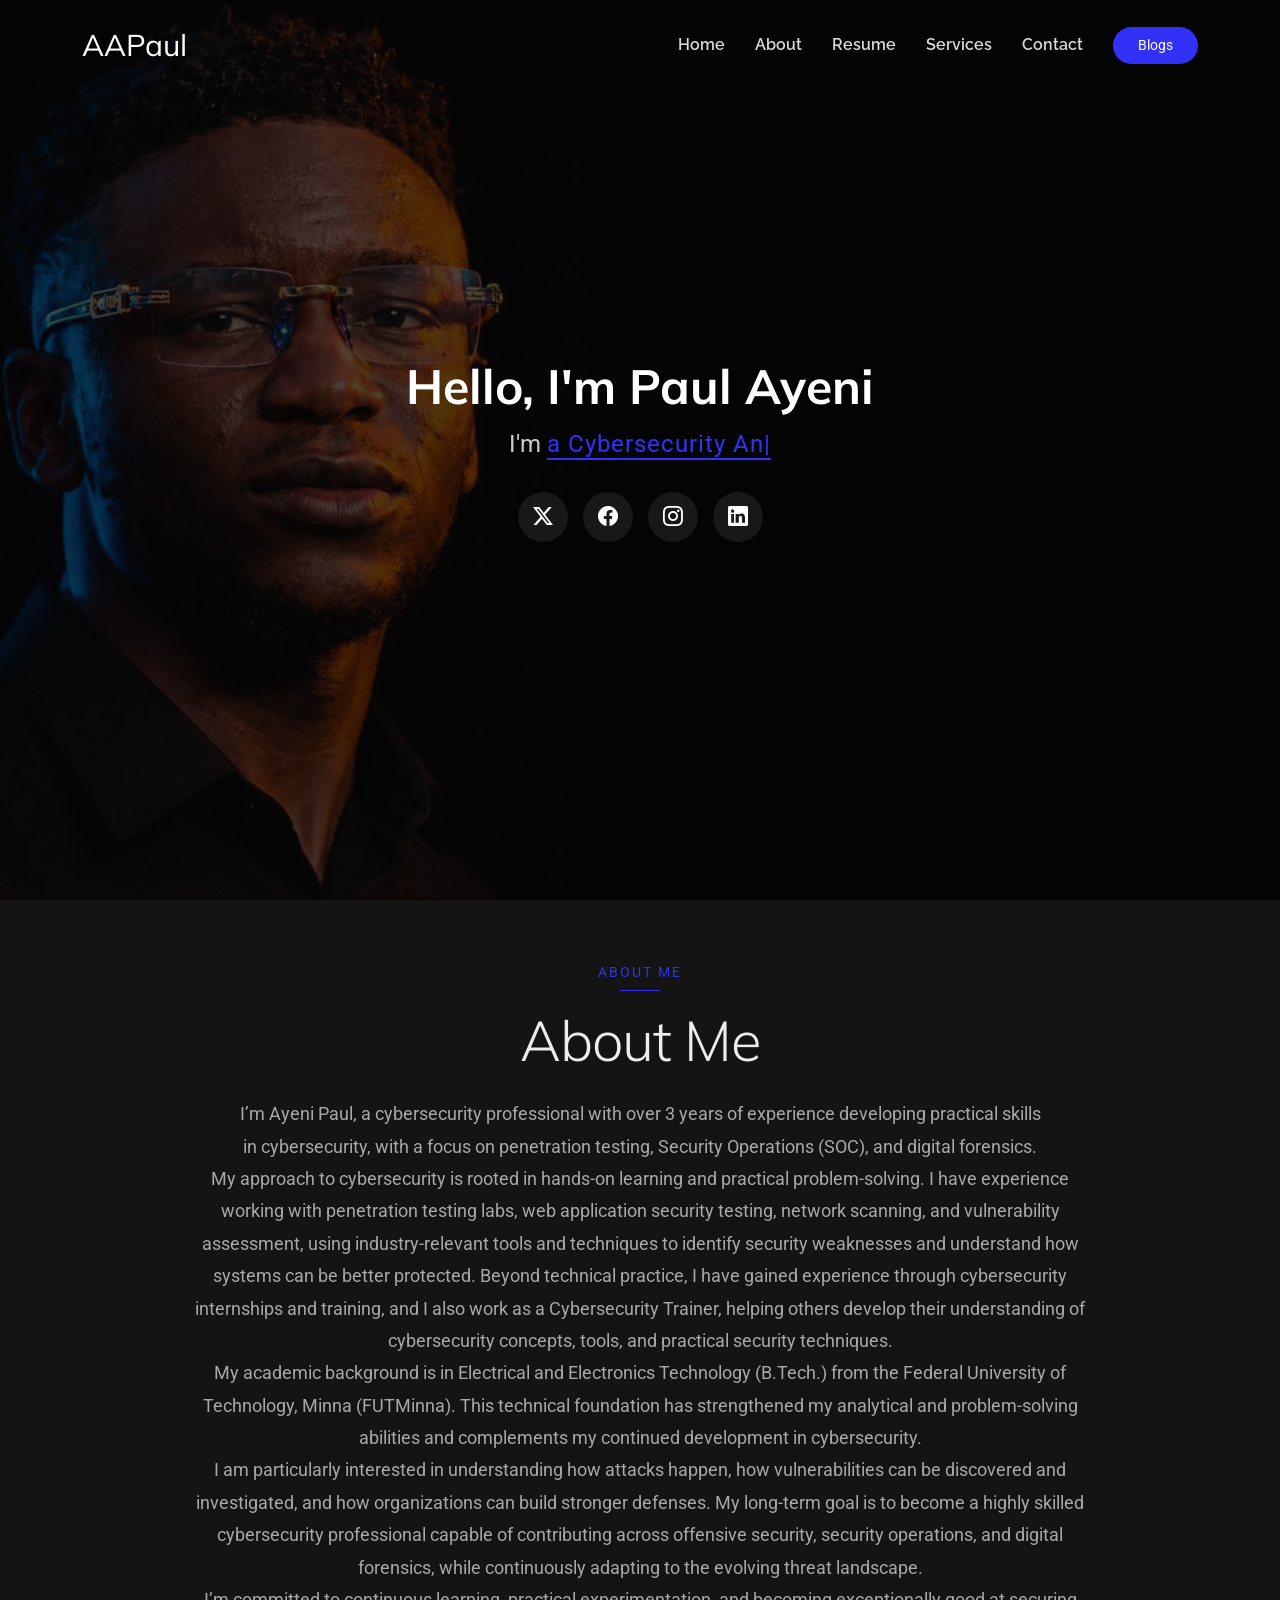
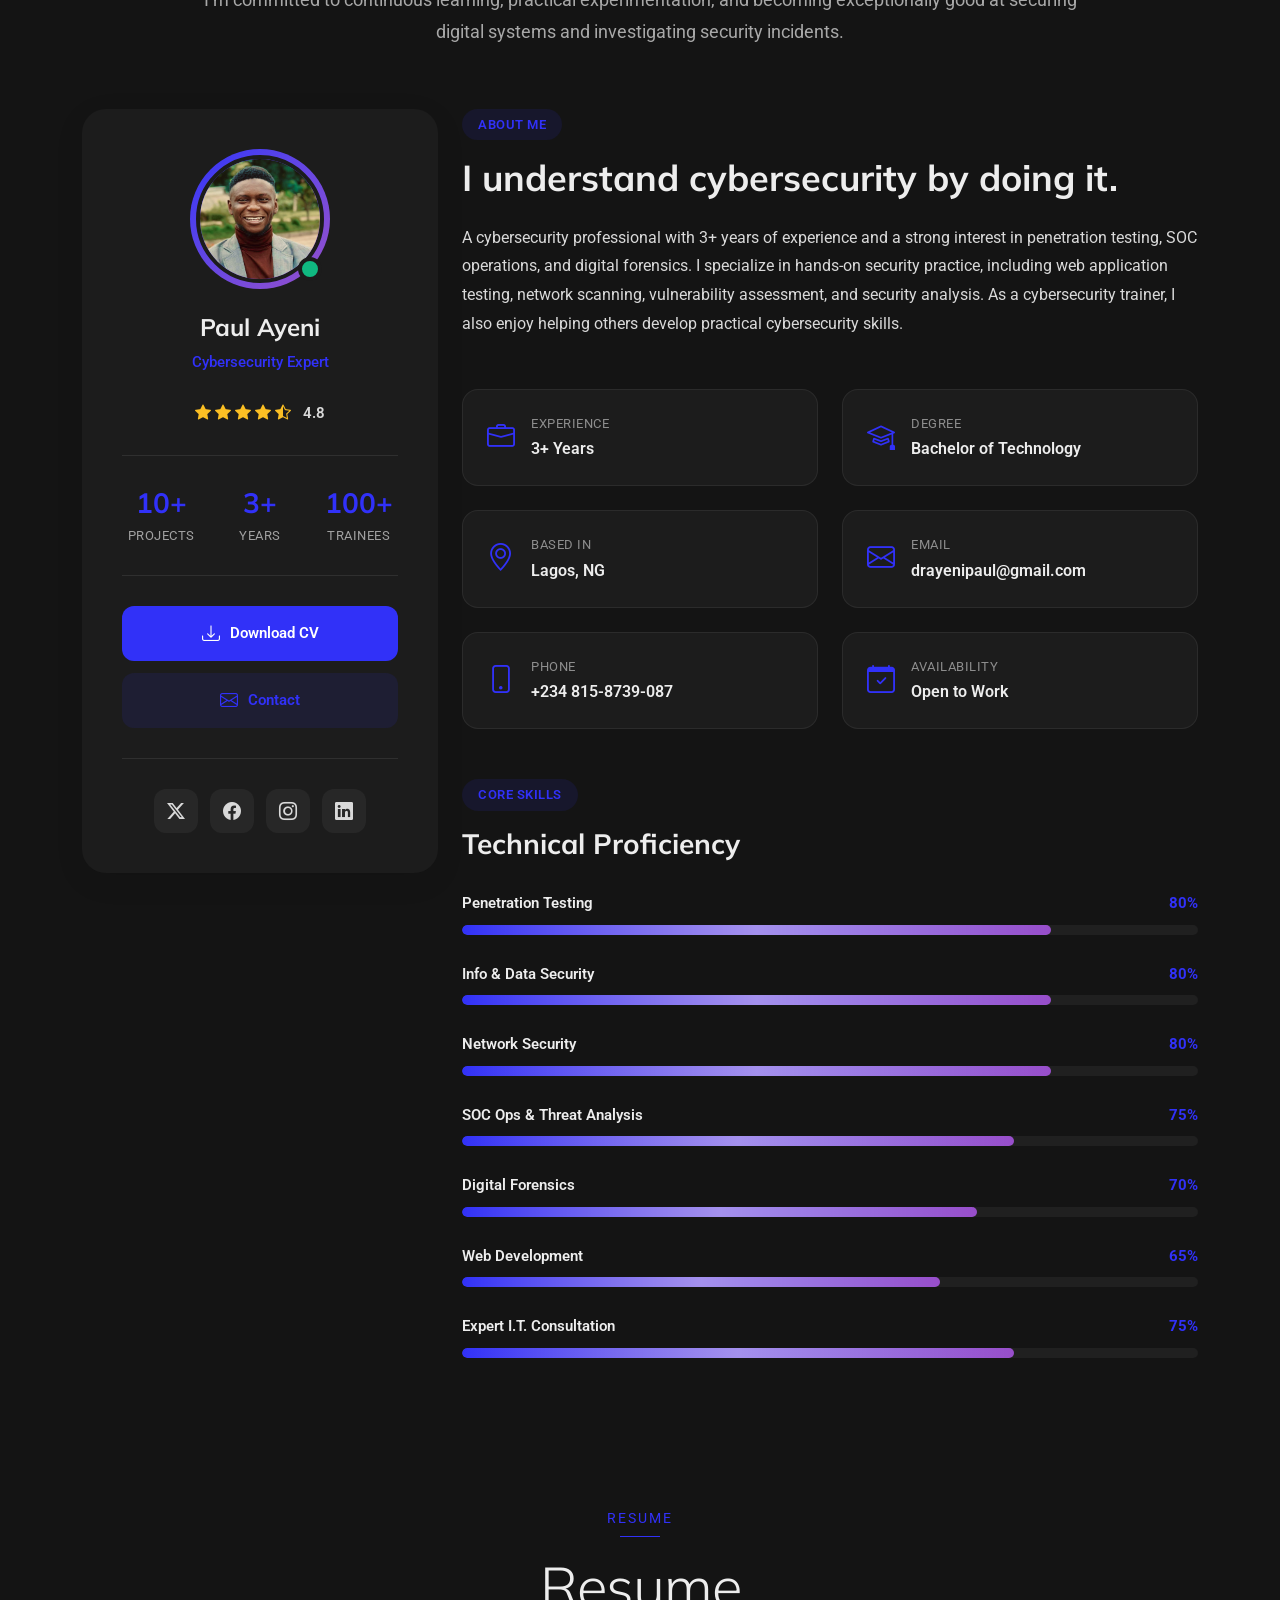
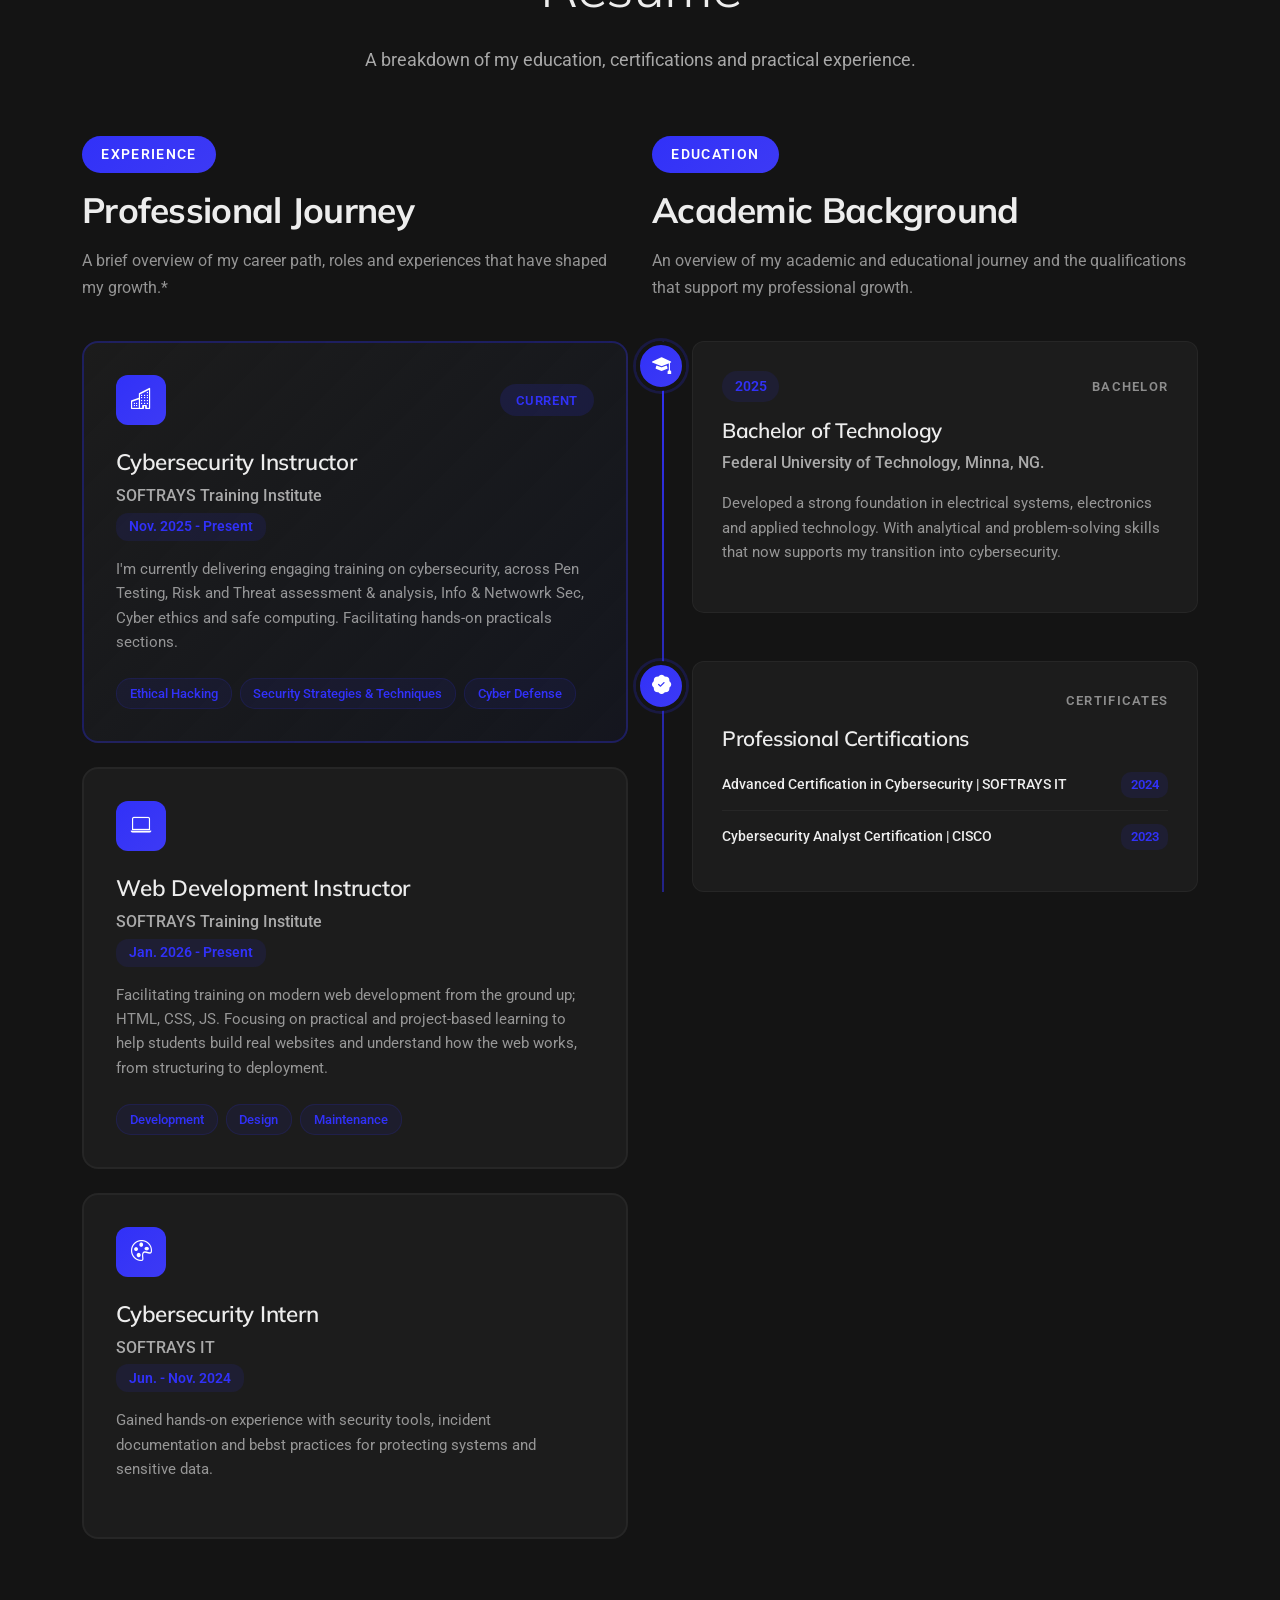
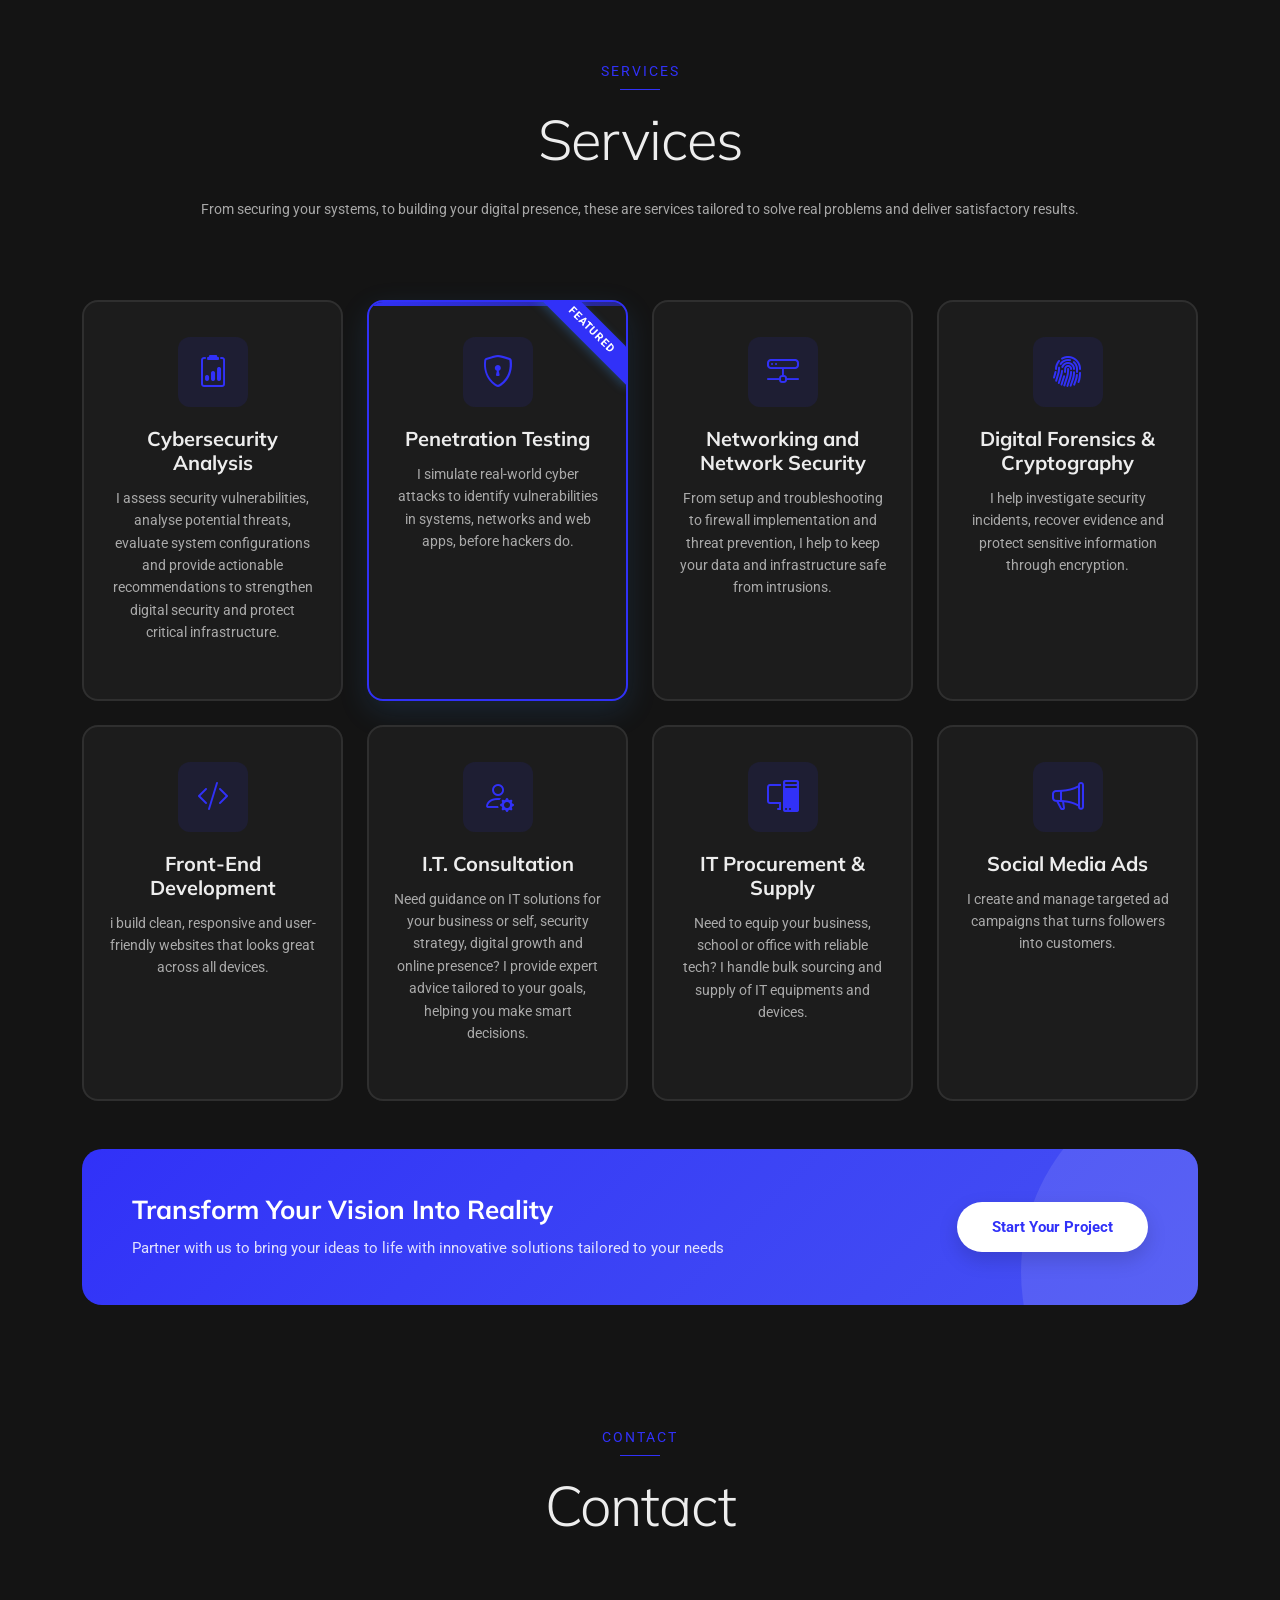
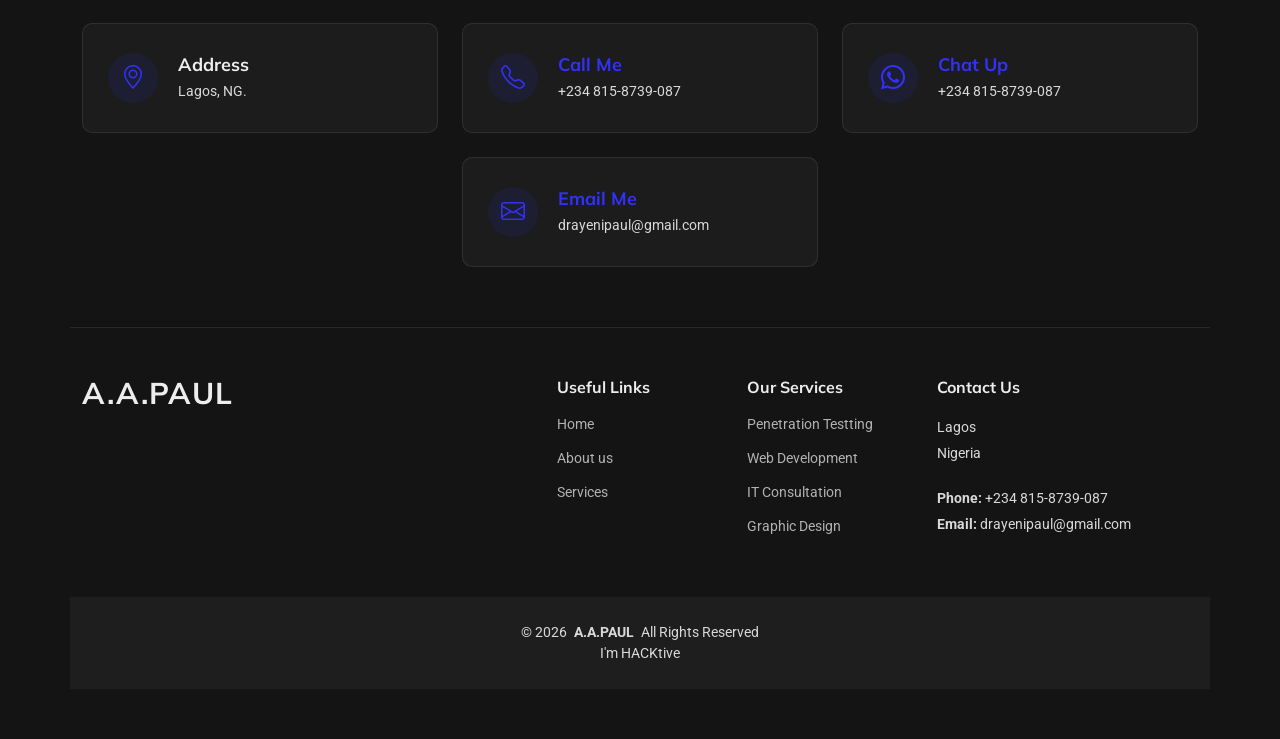
<file: index.html>
<!DOCTYPE html>
<html lang="en">

<head>
  <meta charset="utf-8">
  <meta content="width=device-width, initial-scale=1.0" name="viewport">
  <title>Paul Ayeni | Cybersecurity Professional</title>
  <meta name="description" content="Paul Ayeni is a cybersecurity professional specialising in penetration testing, vulnerability assessment, network security, SOC operations and digital forensics.">
  <meta name="keywords" content="">

  <!-- Favicons -->
  <link href="favicon.png" rel="icon">

  <!-- Fonts -->
  <link href="https://fonts.googleapis.com" rel="preconnect">
  <link href="https://fonts.gstatic.com" rel="preconnect" crossorigin>
  <link href="https://fonts.googleapis.com/css2?family=Roboto:ital,wght@0,100;0,300;0,400;0,500;0,700;0,900;1,100;1,300;1,400;1,500;1,700;1,900&family=Raleway:ital,wght@0,100;0,200;0,300;0,400;0,500;0,600;0,700;0,800;0,900;1,100;1,200;1,300;1,400;1,500;1,600;1,700;1,800;1,900&family=Mulish:ital,wght@0,200;0,300;0,400;0,500;0,600;0,700;0,800;0,900;1,200;1,300;1,400;1,500;1,600;1,700;1,800;1,900&display=swap" rel="stylesheet">

  <!-- Vendor CSS Files -->
  <link href="assets/vendor/bootstrap/css/bootstrap.min.css" rel="stylesheet">
  <link href="assets/vendor/bootstrap-icons/bootstrap-icons.css" rel="stylesheet">
  <link href="assets/vendor/aos/aos.css" rel="stylesheet">
  <link href="assets/vendor/glightbox/css/glightbox.min.css" rel="stylesheet">
  <link href="assets/vendor/swiper/swiper-bundle.min.css" rel="stylesheet">

  <!-- Main CSS File -->
  <link href="assets/css/main.css" rel="stylesheet">
</head>

<body class="index-page">

  <header id="header" class="header d-flex align-items-center fixed-top">
    <div class="container-fluid container-xl position-relative d-flex align-items-center">

      <a href="index.html" class="logo d-flex align-items-center me-auto">
        <h1 class="sitename">AAPaul</h1>
      </a>

      <nav id="navmenu" class="navmenu">
        <ul>
          <li><a href="/" class="active">Home</a></li>
          <li><a href="#about">About</a></li>
          <li><a href="#resume">Resume</a></li>
          <li><a href="#services">Services</a></li>
          <!--<li><a href="#portfolio">Portfolio</a></li>-->
          <li><a href="#contact">Contact</a></li>
        </ul>
        <i class="mobile-nav-toggle d-xl-none bi bi-list"></i>
      </nav>

      <a class="btn-getstarted" href="/blogs">Blogs</a>

    </div>
  </header>

  <main class="main">

    <!-- Hero Section -->
    <section id="hero" class="hero section dark-background">

      <img src="assets/img/profile/me.png" alt="Ayeni Paul" data-aos="fade-in">

      <div class="container" data-aos="fade-up" data-aos-delay="100">
        <div class="row justify-content-center">
          <div class="col-lg-8 text-center">
            <h2>Hello, I'm Paul Ayeni</h2>
            <p>I'm <span class="typed" data-typed-items="a Cybersecurity Analyst, a Front-End Developer, an IT Consultant"></span><span class="typed-cursor" aria-hidden="true"></span></p>
            <div class="social-links">
              <a href="https://x.com/Dr_JPat"><i class="bi bi-twitter-x"></i></a>
              <a href="https://web.facebook.com/paul.ayeni.921"><i class="bi bi-facebook"></i></a>
              <a href="https://www.instagram.com/ayeni.a.paul"><i class="bi bi-instagram"></i></a>
              <a href="https://www.linkedin.com/in/paul-ayeni-24960a323"><i class="bi bi-linkedin"></i></a>
            </div>
          </div>
        </div>
      </div>
      
    </section><!-- /Hero Section -->

    <!-- About Section -->
    <section id="about" class="about section">

      <!-- Section Title -->
      <div class="container section-title" data-aos="fade-up">
        <span class="subtitle">About Me</span>
        <h2>About Me</h2>
        <p>I’m Ayeni Paul, a cybersecurity professional with over 3 years of experience developing practical skills in cybersecurity, with a focus on penetration testing, Security Operations (SOC), and digital forensics.
              <br>
                My approach to cybersecurity is rooted in hands-on learning and practical problem-solving. I have experience working with penetration testing labs, web application security testing, network scanning, and vulnerability assessment, using industry-relevant tools and techniques to identify security weaknesses and understand how systems can be better protected. Beyond technical practice, I have gained experience through cybersecurity internships and training, and I also work as a Cybersecurity Trainer, helping others develop their understanding of cybersecurity concepts, tools, and practical security techniques.
              <br>
              My academic background is in Electrical and Electronics Technology (B.Tech.) from the Federal University of Technology, Minna (FUTMinna). This technical foundation has strengthened my analytical and problem-solving abilities and complements my continued development in cybersecurity.
              <br>
                I am particularly interested in understanding how attacks happen, how vulnerabilities can be discovered and investigated, and how organizations can build stronger defenses. My long-term goal is to become a highly skilled cybersecurity professional capable of contributing across offensive security, security operations, and digital forensics, while continuously adapting to the evolving threat landscape.
              <br>
              I’m committed to continuous learning, practical experimentation, and becoming exceptionally good at securing digital systems and investigating security incidents.</p>
      </div>
      <!-- End Section Title -->

      <div class="container" data-aos="fade-up" data-aos-delay="100">

        <div class="row gy-5">
          <div class="col-lg-4" data-aos="zoom-in" data-aos-delay="150">
            <div class="profile-card">
              <div class="profile-header">
                <div class="profile-avatar">
                  <img src="DP.png" class="img-fluid" alt="Ayeni Paul">
                  <div class="status-indicator"></div>
                </div>
                <h3>Paul Ayeni</h3>
                <span class="role">Cybersecurity Expert</span>
                <div class="rating">
                  <i class="bi bi-star-fill"></i>
                  <i class="bi bi-star-fill"></i>
                  <i class="bi bi-star-fill"></i>
                  <i class="bi bi-star-fill"></i>
                  <i class="bi bi-star-half"></i>
                  <span>4.8</span>
                </div>
              </div>

              <div class="profile-stats">
                <div class="stat-item">
                  <h4>10+</h4>
                  <p>Projects</p>
                </div>
                <div class="stat-item">
                  <h4>3+</h4>
                  <p>Years</p>
                </div>
                <div class="stat-item">
                  <h4>100+</h4>
                  <p>Trainees</p>
                </div>
              </div>

              <div class="profile-actions">
                <a href="CV.pdf" class="btn-primary"><i class="bi bi-download"></i> Download CV</a>
                <a href="mailto:drayenipaul@gmail.com" class="btn-secondary"><i class="bi bi-envelope"></i> Contact</a>
              </div>

              <div class="social-connect">
                <a href="https://x.com/Dr_JPat"><i class="bi bi-twitter-x"></i></a>
                <a href="https://web.facebook.com/paul.ayeni.921"><i class="bi bi-facebook"></i></a>
                <a href="https://www.instagram.com/ayeni.a.paul"><i class="bi bi-instagram"></i></a>
                <a href="https://www.linkedin.com/in/paul-ayeni-24960a323"><i class="bi bi-linkedin"></i></a>
              </div>
            </div>
          </div>

          <div class="col-lg-8" data-aos="fade-left" data-aos-delay="200">
            <div class="content-wrapper">
              <div class="bio-section">
                <div class="section-tag">About Me</div>
                <h2>I understand cybersecurity by doing it.</h2>
                <p>A cybersecurity professional with 3+ years of experience and a strong interest in penetration testing, SOC operations, and digital forensics. I specialize in hands-on security practice, including web application testing, network scanning, vulnerability assessment, and security analysis. As a cybersecurity trainer, I also enjoy helping others develop practical cybersecurity skills.</p>
              </div>

              <div class="details-grid">
                <div class="detail-item" data-aos="fade-up" data-aos-delay="250">
                  <i class="bi bi-briefcase"></i>
                  <div class="detail-content">
                    <span>Experience</span>
                    <strong>3+ Years</strong>
                  </div>
                </div>

                <div class="detail-item" data-aos="fade-up" data-aos-delay="300">
                  <i class="bi bi-mortarboard"></i>
                  <div class="detail-content">
                    <span>Degree</span>
                    <strong>Bachelor of Technology</strong>
                  </div>
                </div>

                <div class="detail-item" data-aos="fade-up" data-aos-delay="350">
                  <i class="bi bi-geo-alt"></i>
                  <div class="detail-content">
                    <span>Based In</span>
                    <strong>Lagos, NG</strong>
                  </div>
                </div>

                <div class="detail-item" data-aos="fade-up" data-aos-delay="100">
                  <i class="bi bi-envelope"></i>
                  <div class="detail-content">
                    <span>Email</span>
                    <strong>drayenipaul@gmail.com</strong>
                  </div>
                </div>

                <div class="detail-item" data-aos="fade-up" data-aos-delay="150">
                  <i class="bi bi-phone"></i>
                  <div class="detail-content">
                    <span>Phone</span>
                    <strong>+234 815-8739-087</strong>
                  </div>
                </div>

                <div class="detail-item" data-aos="fade-up" data-aos-delay="200">
                  <i class="bi bi-calendar-check"></i>
                  <div class="detail-content">
                    <span>Availability</span>
                    <strong>Open to Work</strong>
                  </div>
                </div>
              </div>

              <div class="skills-showcase" data-aos="fade-up" data-aos-delay="250">
                <div class="section-tag">Core Skills</div>
                <h3>Technical Proficiency</h3>

                <div class="skills-list skills-animation">
                  <div class="skill-item">
                    <div class="skill-info">
                      <span class="skill-name">Penetration Testing</span>
                      <span class="skill-percent">80%</span>
                    </div>
                    <div class="progress">
                      <div class="progress-bar" role="progressbar" aria-valuenow="80" aria-valuemin="0" aria-valuemax="100"></div>
                    </div>
                  </div>

                  <div class="skill-item">
                    <div class="skill-info">
                      <span class="skill-name">Info &amp; Data Security</span>
                      <span class="skill-percent">80%</span>
                    </div>
                    <div class="progress">
                      <div class="progress-bar" role="progressbar" aria-valuenow="80" aria-valuemin="0" aria-valuemax="100"></div>
                    </div>
                  </div>

                  <div class="skill-item">
                    <div class="skill-info">
                      <span class="skill-name">Network Security</span>
                      <span class="skill-percent">80%</span>
                    </div>
                    <div class="progress">
                      <div class="progress-bar" role="progressbar" aria-valuenow="80" aria-valuemin="0" aria-valuemax="100"></div>
                    </div>
                  </div>

                  <div class="skill-item">
                    <div class="skill-info">
                      <span class="skill-name">SOC Ops &amp; Threat Analysis</span>
                      <span class="skill-percent">75%</span>
                    </div>
                    <div class="progress">
                      <div class="progress-bar" role="progressbar" aria-valuenow="75" aria-valuemin="0" aria-valuemax="100"></div>
                    </div>
                  </div>

                  <div class="skill-item">
                    <div class="skill-info">
                      <span class="skill-name">Digital Forensics</span>
                      <span class="skill-percent">70%</span>
                    </div>
                    <div class="progress">
                      <div class="progress-bar" role="progressbar" aria-valuenow="70" aria-valuemin="0" aria-valuemax="100"></div>
                    </div>
                  </div>
                  <div class="skill-item">
                    <div class="skill-info">
                      <span class="skill-name">Web Development</span>
                      <span class="skill-percent">65%</span>
                    </div>
                    <div class="progress">
                      <div class="progress-bar" role="progressbar" aria-valuenow="65" aria-valuemin="0" aria-valuemax="100"></div>
                    </div>
                  </div>
                  <div class="skill-item">
                    <div class="skill-info">
                      <span class="skill-name">Expert I.T. Consultation</span>
                      <span class="skill-percent">75%</span>
                    </div>
                    <div class="progress">
                      <div class="progress-bar" role="progressbar" aria-valuenow="75" aria-valuemin="0" aria-valuemax="100"></div>
                    </div>
                  </div>
                </div>
              </div>
            </div>
          </div>
        </div>

      </div>

    </section>
    <!--About Section End -->

    <!-- Resume Section -->
    <section id="resume" class="resume section">

      <!-- Section Title -->
      <div class="container section-title" data-aos="fade-up">
        <span class="subtitle">Resume</span>
        <h2>Resume</h2>
        <p>A breakdown of my education, certifications and practical experience.</p>
      </div><!-- End Section Title -->

      <div class="container" data-aos="fade-up" data-aos-delay="100">

        <div class="row gy-5">
          <div class="col-lg-6">
            <div class="experience-section">
              <div class="section-header" data-aos="fade-right" data-aos-delay="200">
                <div class="header-content">
                  <span class="section-badge">Experience</span>
                  <h2>Professional Journey</h2>
                  <p>A brief overview of my career path, roles and experiences that have shaped my growth.*</p>
                </div>
              </div>

              <div class="experience-cards">
                <div class="exp-card featured" data-aos="zoom-in" data-aos-delay="300">
                  <div class="card-header">
                    <div class="company-logo">
                      <i class="bi bi-buildings"></i>
                    </div>
                    <div class="period-badge">Current</div>
                  </div>
                  <div class="card-body">
                    <h3>Cybersecurity Instructor</h3>
                    <p class="company-name">SOFTRAYS Training Institute</p>
                    <span class="duration">Nov. 2025 - Present</span>
                    <p class="description">I'm currently delivering engaging training on cybersecurity, across Pen Testing, Risk and Threat assessment & analysis, Info & Netwowrk Sec, Cyber ethics and safe computing. Facilitating hands-on practicals sections.</p>
                    <div class="skills-tags">
                      <span class="skill-tag">Ethical Hacking</span>
                      <span class="skill-tag">Security Strategies & Techniques</span>
                      <span class="skill-tag">Cyber Defense</span>
                    </div>
                  </div>
                </div>

                <div class="exp-card" data-aos="zoom-in" data-aos-delay="350">
                  <div class="card-header">
                    <div class="company-logo">
                      <i class="bi bi-laptop"></i>
                    </div>
                  </div>
                  <div class="card-body">
                    <h3>Web Development Instructor</h3>
                    <p class="company-name">SOFTRAYS Training Institute</p>
                    <span class="duration">Jan. 2026 - Present</span>
                    <p class="description">Facilitating training on modern web development from the ground up; HTML, CSS, JS. Focusing on practical and project-based learning to help students build real websites and understand how the web works, from structuring to deployment.</p>
                    <div class="skills-tags">
                      <span class="skill-tag">Development</span>
                      <span class="skill-tag">Design</span>
                      <span class="skill-tag">Maintenance</span>
                    </div>
                  </div>
                </div>

                <div class="exp-card" data-aos="zoom-in" data-aos-delay="400">
                  <div class="card-header">
                    <div class="company-logo">
                      <i class="bi bi-palette"></i>
                    </div>
                  </div>
                  <div class="card-body">
                    <h3>Cybersecurity Intern</h3>
                    <p class="company-name">SOFTRAYS IT</p>
                    <span class="duration">Jun. - Nov. 2024</span>
                    <p class="description">Gained hands-on experience with security tools, incident documentation and bebst practices for protecting systems and sensitive data.</p>
                  </div>
                </div>
              </div>
            </div>
          </div>

          <div class="col-lg-6">
            <div class="education-section">
              <div class="section-header" data-aos="fade-left" data-aos-delay="200">
                <div class="header-content">
                  <span class="section-badge">Education</span>
                  <h2>Academic Background</h2>
                  <p>An overview of my academic and educational journey and the qualifications that support my professional growth.</p>
                </div>
              </div>

              <div class="education-timeline" data-aos="fade-left" data-aos-delay="300">
                <div class="timeline-track">
                  <div class="timeline-item">
                    <div class="timeline-marker">
                      <i class="bi bi-mortarboard-fill"></i>
                    </div>
                    <div class="timeline-content">
                      <div class="education-meta">
                        <span class="year-range">2025</span>
                        <span class="degree-level">Bachelor</span>
                      </div>
                      <h4>Bachelor of Technology</h4>
                      <p class="institution">Federal University of Technology, Minna, NG.</p>
                      <p class="description">Developed a strong foundation in electrical systems, electronics and applied technology. With analytical and problem-solving skills that now supports my transition into cybersecurity.</p>
                    </div>
                  </div>

                  <div class="timeline-item">
                    <div class="timeline-marker">
                      <i class="bi bi-patch-check-fill"></i>
                    </div>
                    <div class="timeline-content">
                      <div class="education-meta">
                        <span class=""></span>
                        <span class="degree-level">Certificates</span>
                      </div>
                      <h4>Professional Certifications</h4>
                      <div class="certifications-list">
                        <div class="cert-item">
                          <span class="cert-name">Advanced Certification in Cybersecurity | SOFTRAYS IT</span>
                          <span class="cert-year">2024</span>
                        </div>
                        <div class="cert-item">
                          <span class="cert-name">Cybersecurity Analyst Certification | CISCO</span>
                          <span class="cert-year">2023</span>
                        </div>
                      </div>
                    </div>
                  </div>
                </div>
              </div>
            </div>
          </div>
        </div>

      </div>

    </section>
    <!--Resume Section End -->

    <!-- Services Section -->
    <section id="services" class="services section">

      <!-- Section Title -->
      <div class="container section-title" data-aos="fade-up">
        <span class="subtitle">Services</span>
        <h2>Services</h2>
        <p>From securing your systems, to building your digital presence, these are services tailored to solve real problems and deliver satisfactory results.</p>
      </div><!-- End Section Title -->

      <div class="container" data-aos="fade-up" data-aos-delay="100">

        <div class="row gy-4">
          <div class="col-lg-3 col-md-6" data-aos="zoom-in" data-aos-delay="400">
            <div class="service-item">
              <div class="icon-wrapper">
                <i class="bi bi-clipboard2-data"></i>
              </div>
              <h4>Cybersecurity Analysis</h4>
              <p>I assess security vulnerabilities, analyse potential threats, evaluate system configurations and provide actionable recommendations to strengthen digital security and protect critical infrastructure.</p>           
            </div>
          </div>

          <div class="col-lg-3 col-md-6" data-aos="zoom-in" data-aos-delay="100">
            <div class="service-item featured">
              <div class="featured-tag">Featured</div>
              <div class="icon-wrapper">
                <!--<i class="bi bi-palette"></i>-->
                <i class="bi bi-shield-lock"></i>
              </div>
              <h4>Penetration Testing</h4>
              <p>I simulate real-world cyber attacks to identify vulnerabilities in systems, networks and web apps, before hackers do.</p>         
            </div>
          </div>

          <div class="col-lg-3 col-md-6" data-aos="zoom-in" data-aos-delay="200">
            <div class="service-item">
              <div class="icon-wrapper">
                <i class="bi bi-hdd-network"></i>
              </div>
              <h4>Networking and Network Security</h4>
              <p>From setup and troubleshooting to firewall implementation and threat prevention, I help to keep your data and infrastructure safe from intrusions.</p>            
            </div>
          </div>

          <div class="col-lg-3 col-md-6" data-aos="zoom-in" data-aos-delay="300">
            <div class="service-item">
              <div class="icon-wrapper">
                <i class="bi bi-fingerprint"></i>
              </div>
              <h4>Digital Forensics & Cryptography</h4>
              <p>I help investigate security incidents, recover evidence and protect sensitive information through encryption.</p>              
            </div>
          </div>

          <div class="col-lg-3 col-md-6" data-aos="zoom-in" data-aos-delay="400">
            <div class="service-item">
              <div class="icon-wrapper">
                <i class="bi bi-code-slash"></i>
              </div>
              <h4>Front-End Development</h4>
              <p>i build clean, responsive and user-friendly websites that looks great across all devices.</p>            
            </div>
          </div>

          <div class="col-lg-3 col-md-6" data-aos="zoom-in" data-aos-delay="100">
            <div class="service-item">
              <div class="icon-wrapper">
                <i class="bi bi-person-gear"></i>
              </div>
              <h4>I.T. Consultation</h4>
              <p>Need guidance on IT solutions for your business or self, security strategy, digital growth and online presence? I provide expert advice tailored to your goals, helping you make smart decisions.</p>          
            </div>
          </div>

          <div class="col-lg-3 col-md-6" data-aos="zoom-in" data-aos-delay="200">
            <div class="service-item">
              <div class="icon-wrapper">
                <i class="bi bi-pc-display"></i>
              </div>
              <h4>IT Procurement & Supply</h4>
              <p>Need to equip your business, school or office with reliable tech? I handle bulk sourcing and supply of IT equipments and devices.</p>
            </div>
          </div>

          <div class="col-lg-3 col-md-6" data-aos="zoom-in" data-aos-delay="300">
            <div class="service-item">
              <div class="icon-wrapper">
                <i class="bi bi-megaphone"></i>
              </div>
              <h4>Social Media Ads</h4>
              <p>I create and manage targeted ad campaigns that turns followers into customers.</p>
            </div>
          </div>

        </div>

        <div class="row mt-5">
          <div class="col-12" data-aos="fade-up" data-aos-delay="200">
            <div class="cta-box">
              <div class="row align-items-center">
                <div class="col-lg-8">
                  <h3>Transform Your Vision Into Reality</h3>
                  <p>Partner with us to bring your ideas to life with innovative solutions tailored to your needs</p>
                </div>
                <div class="col-lg-4 text-lg-end text-center">
                  <a href="https://wa.me/2348158739087" target="_blank" class="cta-btn">Start Your Project</a>
                </div>
              </div>
            </div>
          </div>
        </div>

      </div>

    </section>
    <!-- Services Section End-->

    <!-- Portfolio Section --
    <section id="portfolio" class="portfolio section">

       Section Title --
      <div class="container section-title" data-aos="fade-up">
        <span class="subtitle">Portfolio</span>
        <h2>Portfolio</h2>
        <p>Necessitatibus eius consequatur ex aliquid fuga eum quidem sint consectetur velit. Sed ut perspiciatis unde omnis iste natus error sit voluptatem accusantium doloremque laudantium totam rem aperiam</p>
      </div>-- End Section Title --

      <div class="container" data-aos="fade-up" data-aos-delay="100">

        <div class="isotope-layout" data-default-filter="*" data-layout="masonry" data-sort="original-order">
          <ul class="portfolio-filters isotope-filters" data-aos="fade-up" data-aos-delay="200">
            <li data-filter="*" class="filter-active">All Work</li>
            <li data-filter=".filter-creative">Creative</li>
            <li data-filter=".filter-digital">Digital</li>
            <li data-filter=".filter-strategy">Strategy</li>
            <li data-filter=".filter-development">Development</li>
          </ul>

          <div class="row gy-4 isotope-container" data-aos="fade-up" data-aos-delay="300">
            <div class="col-lg-4 col-md-6 portfolio-item isotope-item filter-creative">
              <div class="portfolio-card">
                <div class="portfolio-image-container">
                  <img src="assets/img/portfolio/portfolio-1.webp" alt="Creative Project" class="img-fluid" loading="lazy">
                  <div class="portfolio-overlay">
                    <div class="portfolio-info">
                      <span class="project-category">Creative Design</span>
                      <h4>Visual Identity System</h4>
                    </div>
                    <div class="portfolio-actions">
                      <a href="assets/img/portfolio/portfolio-1.webp" class="glightbox portfolio-link">
                        <i class="bi bi-plus-lg"></i>
                      </a>
                      <a href="#" class="portfolio-details">
                        <i class="bi bi-arrow-right"></i>
                      </a>
                    </div>
                  </div>
                </div>
                <div class="portfolio-meta">
                  <div class="project-tags">
                    <span class="tag">Branding</span>
                    <span class="tag">Identity</span>
                  </div>
                  <div class="project-year">2024</div>
                </div>
              </div>
            </div>

            <div class="col-lg-4 col-md-6 portfolio-item isotope-item filter-digital">
              <div class="portfolio-card">
                <div class="portfolio-image-container">
                  <img src="assets/img/portfolio/portfolio-2.webp" alt="Digital Project" class="img-fluid" loading="lazy">
                  <div class="portfolio-overlay">
                    <div class="portfolio-info">
                      <span class="project-category">Digital Experience</span>
                      <h4>Interactive Web Platform</h4>
                    </div>
                    <div class="portfolio-actions">
                      <a href="assets/img/portfolio/portfolio-2.webp" class="glightbox portfolio-link">
                        <i class="bi bi-plus-lg"></i>
                      </a>
                      <a href="#" class="portfolio-details">
                        <i class="bi bi-arrow-right"></i>
                      </a>
                    </div>
                  </div>
                </div>
                <div class="portfolio-meta">
                  <div class="project-tags">
                    <span class="tag">Web Design</span>
                    <span class="tag">Development</span>
                  </div>
                  <div class="project-year">2024</div>
                </div>
              </div>
            </div>

            <div class="col-lg-4 col-md-6 portfolio-item isotope-item filter-strategy">
              <div class="portfolio-card">
                <div class="portfolio-image-container">
                  <img src="assets/img/portfolio/portfolio-3.webp" alt="Strategy Project" class="img-fluid" loading="lazy">
                  <div class="portfolio-overlay">
                    <div class="portfolio-info">
                      <span class="project-category">Brand Strategy</span>
                      <h4>Market Positioning</h4>
                    </div>
                    <div class="portfolio-actions">
                      <a href="assets/img/portfolio/portfolio-3.webp" class="glightbox portfolio-link">
                        <i class="bi bi-plus-lg"></i>
                      </a>
                      <a href="#" class="portfolio-details">
                        <i class="bi bi-arrow-right"></i>
                      </a>
                    </div>
                  </div>
                </div>
                <div class="portfolio-meta">
                  <div class="project-tags">
                    <span class="tag">Strategy</span>
                    <span class="tag">Consulting</span>
                  </div>
                  <div class="project-year">2023</div>
                </div>
              </div>
            </div>

            <div class="col-lg-4 col-md-6 portfolio-item isotope-item filter-development">
              <div class="portfolio-card">
                <div class="portfolio-image-container">
                  <img src="assets/img/portfolio/portfolio-4.webp" alt="Development Project" class="img-fluid" loading="lazy">
                  <div class="portfolio-overlay">
                    <div class="portfolio-info">
                      <span class="project-category">Full Stack</span>
                      <h4>Custom Application</h4>
                    </div>
                    <div class="portfolio-actions">
                      <a href="assets/img/portfolio/portfolio-4.webp" class="glightbox portfolio-link">
                        <i class="bi bi-plus-lg"></i>
                      </a>
                      <a href="#" class="portfolio-details">
                        <i class="bi bi-arrow-right"></i>
                      </a>
                    </div>
                  </div>
                </div>
                <div class="portfolio-meta">
                  <div class="project-tags">
                    <span class="tag">React</span>
                    <span class="tag">Node.js</span>
                  </div>
                  <div class="project-year">2024</div>
                </div>
              </div>
            </div>

            <div class="col-lg-4 col-md-6 portfolio-item isotope-item filter-creative">
              <div class="portfolio-card">
                <div class="portfolio-image-container">
                  <img src="assets/img/portfolio/portfolio-5.webp" alt="Creative Project" class="img-fluid" loading="lazy">
                  <div class="portfolio-overlay">
                    <div class="portfolio-info">
                      <span class="project-category">Art Direction</span>
                      <h4>Campaign Design</h4>
                    </div>
                    <div class="portfolio-actions">
                      <a href="assets/img/portfolio/portfolio-5.webp" class="glightbox portfolio-link">
                        <i class="bi bi-plus-lg"></i>
                      </a>
                      <a href="#" class="portfolio-details">
                        <i class="bi bi-arrow-right"></i>
                      </a>
                    </div>
                  </div>
                </div>
                <div class="portfolio-meta">
                  <div class="project-tags">
                    <span class="tag">Creative</span>
                    <span class="tag">Campaign</span>
                  </div>
                  <div class="project-year">2024</div>
                </div>
              </div>
            </div>

            <div class="col-lg-4 col-md-6 portfolio-item isotope-item filter-digital">
              <div class="portfolio-card">
                <div class="portfolio-image-container">
                  <img src="assets/img/portfolio/portfolio-6.webp" alt="Digital Project" class="img-fluid" loading="lazy">
                  <div class="portfolio-overlay">
                    <div class="portfolio-info">
                      <span class="project-category">Digital Product</span>
                      <h4>Mobile Experience</h4>
                    </div>
                    <div class="portfolio-actions">
                      <a href="assets/img/portfolio/portfolio-6.webp" class="glightbox portfolio-link">
                        <i class="bi bi-plus-lg"></i>
                      </a>
                      <a href="#" class="portfolio-details">
                        <i class="bi bi-arrow-right"></i>
                      </a>
                    </div>
                  </div>
                </div>
                <div class="portfolio-meta">
                  <div class="project-tags">
                    <span class="tag">Mobile</span>
                    <span class="tag">UI/UX</span>
                  </div>
                  <div class="project-year">2023</div>
                </div>
              </div>
            </div>
          </div>

        </div>
      </div>

    </section>
    --Portfolio Section End-->

    <!-- Contact Section -->
    <section id="contact" class="contact section">

      <!-- Section Title -->
      <div class="container section-title" data-aos="fade-up">
        <span class="subtitle">Contact</span>
        <h2>Contact</h2>
      </div><!-- End Section Title -->
    <div class="container">
      <div class="row justify-content-center gy-4">
          <div class="col-lg-4 col-md-6">
            <div class="info-item">
              <div class="icon-wrapper">
                <i class="bi bi-geo-alt"></i>
              </div>
              <div>
                <h3>Address</h3>
                <p>Lagos, NG.</p>
              </div>
            </div>
          </div>

          <div class="col-lg-4 col-md-6">
            <div class="info-item">
              <div class="icon-wrapper">
                <a href="tel:+2348158739087">
                  <i class="bi bi-telephone"></i>
                </a>
              </div>
              <div>
                <h3>
                  <a href="tel:+2348158739087">Call Me</a>
                </h3>
                <p>+234 815-8739-087</p>
              </div>
            </div>
          </div>

          <div class="col-lg-4 col-md-6">
            <div class="info-item">
              <div class="icon-wrapper">
                <a href="https://wa.me/2348158739087" target="_blank" rel="noopener noreferrer">
                  <i class="bi bi-whatsapp"></i>
                </a>
              </div>
              <div>
                <h3>
                  <a href="https://wa.me/2348158739087" target="_blank" rel="noopener noreferrer">
                    Chat Up
                  </a>
                </h3>
                <p>+234 815-8739-087</p>
              </div>
            </div>
          </div>

        <div class="col-lg-4 col-md-6">
          <div class="info-item">
            <div class="icon-wrapper">
              <a href="mailto:drayenipaul@gmail.com">
                <i class="bi bi-envelope"></i>
              </a>
            </div>
            <div>
              <h3>
                <a href="mailto:drayenipaul@gmail.com">Email Me</a>
              </h3>
              <p>drayenipaul@gmail.com</p>
            </div>
          </div>
        </div>
      </div>
    </div>

  </section>
    <!--Contact Section End-->

  </main>

  <footer id="footer" class="footer">

    <div class="container footer-top">
      <div class="row gy-4">
        <div class="col-lg-5 col-md-12 footer-about">
          <a href="index.html" class="logo d-flex align-items-center">
            <span class="sitename">A.A.PAUL</span>
          </a>
          <!--<p>Cras fermentum odio eu feugiat lide par naso tierra. Justo eget nada terra videa magna derita valies darta donna mare fermentum iaculis eu non diam phasellus.</p>
          <div class="social-links d-flex mt-4">
            <a href=""><i class="bi bi-twitter-x"></i></a>
            <a href=""><i class="bi bi-facebook"></i></a>
            <a href=""><i class="bi bi-instagram"></i></a>
            <a href=""><i class="bi bi-linkedin"></i></a>
          </div>-->
        </div>

        <div class="col-lg-2 col-6 footer-links">
          <h4>Useful Links</h4>
          <ul>
            <li><a href="#hero">Home</a></li>
            <li><a href="#about">About us</a></li>
            <li><a href="#services">Services</a></li>
          </ul>
        </div>

        <div class="col-lg-2 col-6 footer-links">
          <h4>Our Services</h4>
          <ul>
            <li><a href="#">Penetration Testting</a></li>
            <li><a href="#">Web Development</a></li>
            <li><a href="#">IT Consultation</a></li>
            <li><a href="#">Graphic Design</a></li>
          </ul>
        </div>

        <div class="col-lg-3 col-md-12 footer-contact text-center text-md-start">
          <h4>Contact Us</h4>
          <p>Lagos</p>
          <p>Nigeria</p>
          <p class="mt-4"><strong>Phone:</strong> <span>+234 815-8739-087</span></p>
          <p><strong>Email:</strong> <span>drayenipaul@gmail.com</span></p>
        </div>

      </div>
    </div>

    <div class="container copyright text-center mt-4">
      <p>© <span>2026</span> <strong class="px-1 sitename">A.A.PAUL</strong> <span>All Rights Reserved</span></p>
      <p>I'm HACKtive</p>
    </div>

  </footer>

  <!-- Scroll Top -->
  <a href="#" id="scroll-top" class="scroll-top d-flex align-items-center justify-content-center"><i class="bi bi-arrow-up-short"></i></a>

  <!-- Preloader -->
  <div id="preloader"></div>

  <!-- Vendor JS Files -->
  <script src="assets/vendor/bootstrap/js/bootstrap.bundle.min.js"></script>
  <!--<script src="assets/vendor/php-email-form/validate.js"></script>-->
  <script src="assets/vendor/aos/aos.js"></script>
  <script src="assets/vendor/typed.js/typed.umd.js"></script>
  <script src="assets/vendor/waypoints/noframework.waypoints.js"></script>
  <script src="assets/vendor/glightbox/js/glightbox.min.js"></script>
  <script src="assets/vendor/imagesloaded/imagesloaded.pkgd.min.js"></script>
  <script src="assets/vendor/isotope-layout/isotope.pkgd.min.js"></script>
  <script src="assets/vendor/swiper/swiper-bundle.min.js"></script>

  <!-- Main JS File -->
  <script src="assets/js/main.js"></script>

</body>
</html>
</file>
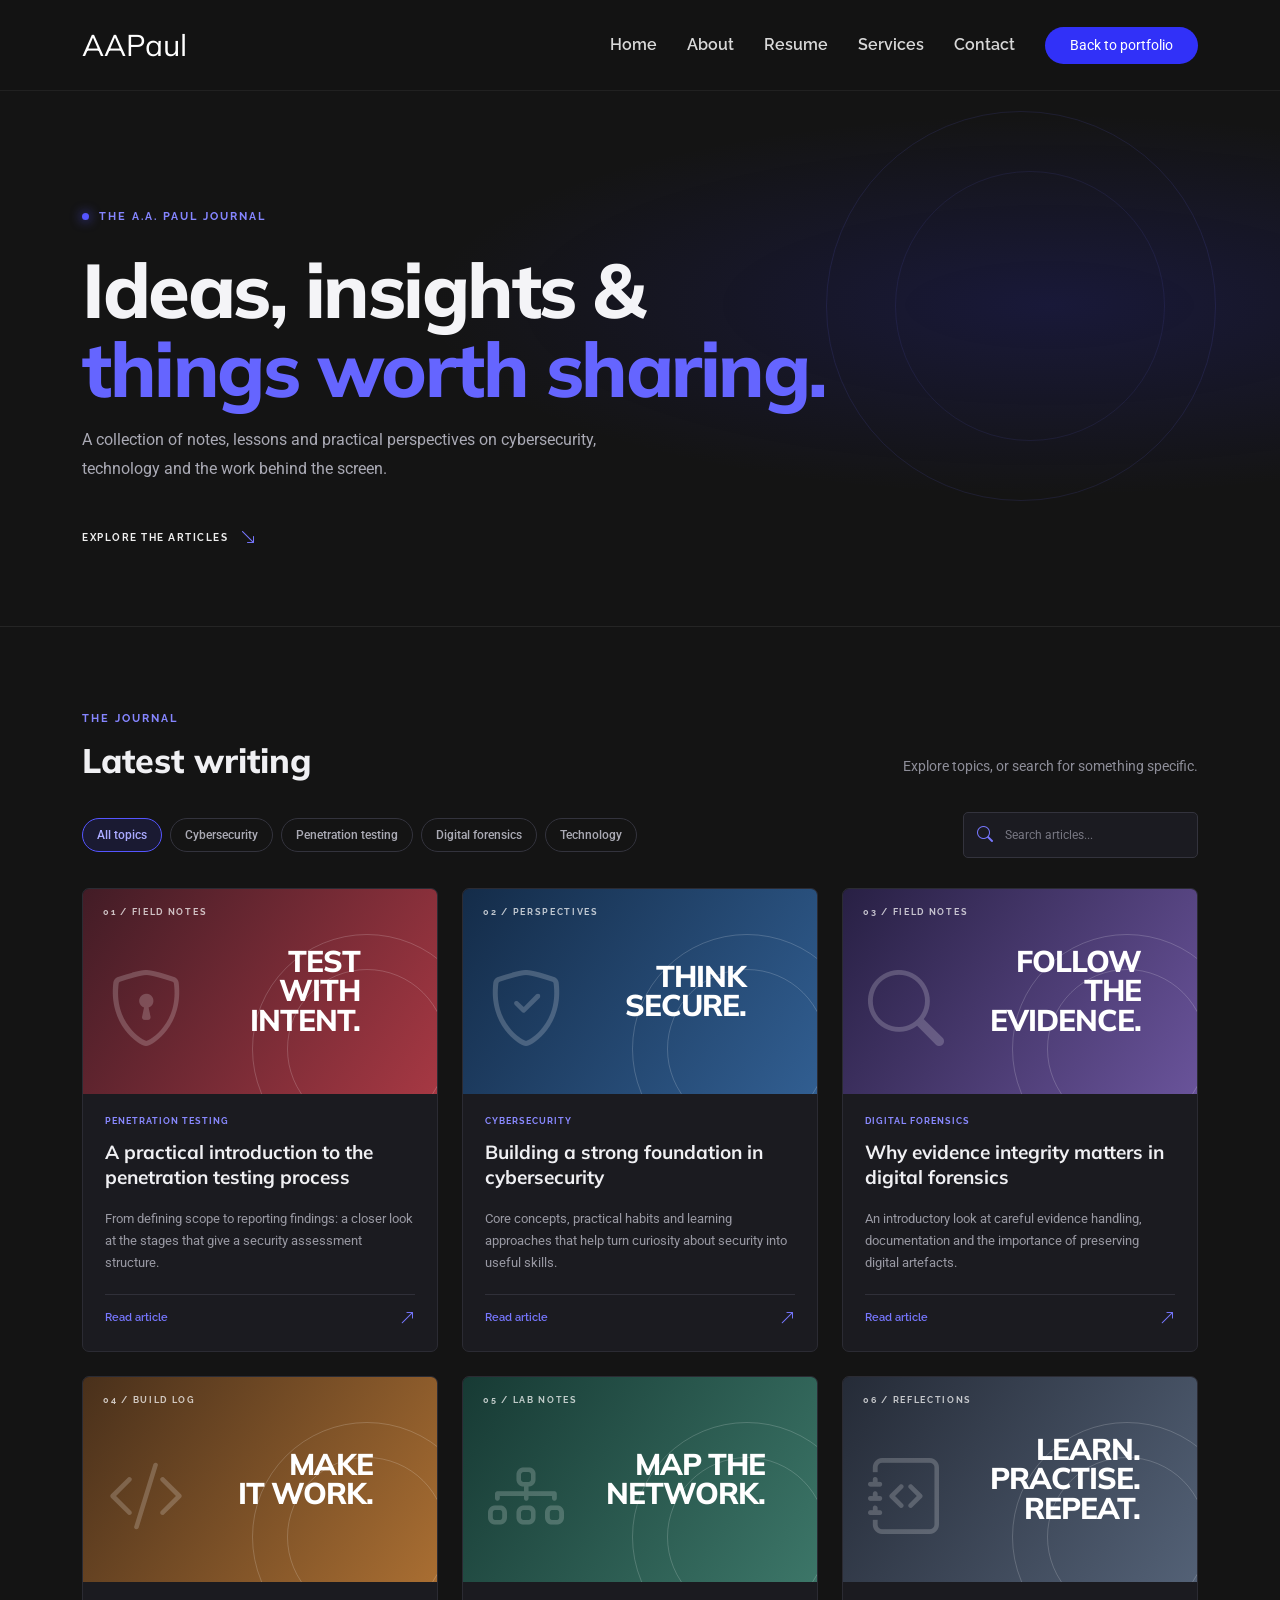
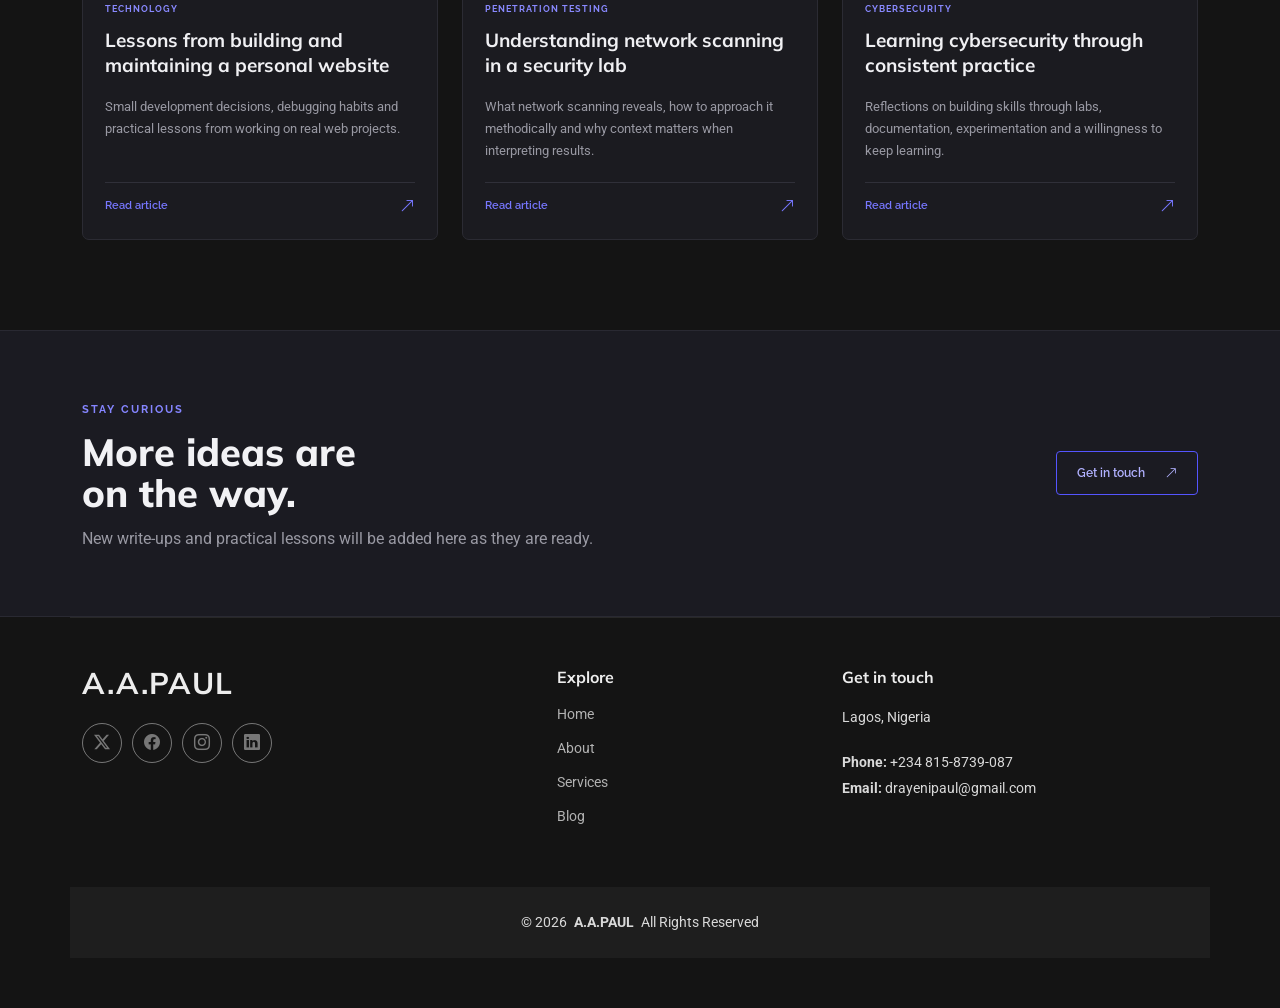
<file: blogs/index.html>
<!DOCTYPE html>
<html lang="en">
<head>
  <meta charset="utf-8">
  <meta name="viewport" content="width=device-width, initial-scale=1.0">
  <title>Blog | A.A. Paul</title>
  <meta name="description" content="Notes, tutorials and perspectives on cybersecurity, penetration testing, digital forensics and technology by A.A. Paul.">
  <meta name="theme-color" content="#141414">
  <link href="../favicon.png" rel="icon">
  <link rel="preconnect" href="https://fonts.googleapis.com">
  <link rel="preconnect" href="https://fonts.gstatic.com" crossorigin>
  <link href="https://fonts.googleapis.com/css2?family=Roboto:wght@300;400;500;700&family=Raleway:wght@400;500;600;700;800&family=Mulish:wght@400;500;600;700;800&display=swap" rel="stylesheet">
  <link href="../assets/vendor/bootstrap/css/bootstrap.min.css" rel="stylesheet">
  <link href="../assets/vendor/bootstrap-icons/bootstrap-icons.css" rel="stylesheet">
  <link href="../assets/vendor/aos/aos.css" rel="stylesheet">
  <link href="../assets/css/main.css" rel="stylesheet">
  <link href="../assets/css/blog.css" rel="stylesheet">
</head>
<body class="blogs-page">
  <header id="header" class="header d-flex align-items-center sticky-top">
    <div class="container-fluid container-xl position-relative d-flex align-items-center">
      <a href="../index.html" class="logo d-flex align-items-center me-auto"><h1 class="sitename">AAPaul</h1></a>
      <nav id="navmenu" class="navmenu" aria-label="Main navigation">
        <ul>
          <li><a href="../index.html#hero">Home</a></li>
          <li><a href="../index.html#about">About</a></li>
          <li><a href="../index.html#resume">Resume</a></li>
          <li><a href="../index.html#services">Services</a></li>
          <li><a href="../index.html#contact">Contact</a></li>
        </ul>
        <i class="mobile-nav-toggle d-xl-none bi bi-list" aria-label="Toggle navigation" role="button" tabindex="0"></i>
      </nav>
      <a class="btn-getstarted blog-nav-cta" href="index.html">Back to portfolio</a>
    </div>
  </header>

  <main>
    <section class="blog-hero">
      <div class="container" data-aos="fade-up">
        <div class="blog-eyebrow"><span></span> THE A.A. PAUL JOURNAL</div>
        <h2>Ideas, insights &amp;<br><em>things worth sharing.</em></h2>
        <p class="blog-intro">A collection of notes, lessons and practical perspectives on cybersecurity, technology and the work behind the screen.</p>
        <a class="blog-scroll-link" href="#articles">EXPLORE THE ARTICLES <i class="bi bi-arrow-down-right"></i></a>
      </div>
      <div class="hero-orbit orbit-one"></div><div class="hero-orbit orbit-two"></div>
    </section>

    <section class="blog-content" id="articles">
      <div class="container">
        <div class="blog-section-heading" data-aos="fade-up">
          <div><span class="section-kicker">THE JOURNAL</span><h2>Latest writing</h2></div>
          <p>Explore topics, or search for something specific.</p>
        </div>

        <div class="blog-tools" data-aos="fade-up" data-aos-delay="80">
          <div class="blog-filters" role="group" aria-label="Filter articles by category">
            <button class="filter-chip active" type="button" data-filter="all" aria-pressed="true">All topics</button>
            <button class="filter-chip" type="button" data-filter="Cybersecurity" aria-pressed="false">Cybersecurity</button>
            <button class="filter-chip" type="button" data-filter="Penetration Testing" aria-pressed="false">Penetration testing</button>
            <button class="filter-chip" type="button" data-filter="Digital Forensics" aria-pressed="false">Digital forensics</button>
            <button class="filter-chip" type="button" data-filter="Technology" aria-pressed="false">Technology</button>
          </div>
          <label class="blog-search"><i class="bi bi-search"></i><input id="blogSearch" type="search" placeholder="Search articles..." aria-label="Search articles"></label>
        </div>

        <div class="row g-4" id="blogGrid">
          <div class="col-lg-4 col-md-6 blog-card-wrap" data-category="Penetration Testing" data-search="penetration testing methodology reconnaissance vulnerability assessment ethical hacking">
            <article class="journal-card" data-aos="fade-up">
              <div class="journal-art art-red"><span class="art-index">01 / FIELD NOTES</span><i class="bi bi-shield-lock"></i><span class="art-word">TEST<br>WITH<br>INTENT.</span></div>
              <div class="journal-card-body"><div class="journal-meta"><span>Penetration Testing</span><!--<span class="coming-soon">COMING SOON</span>--></div><h3>A practical introduction to the penetration testing process</h3><p>From defining scope to reporting findings: a closer look at the stages that give a security assessment structure.</p><a class="journal-read" href="/a-practical-introduction-to-the-penetration-testing-process">Read article <i class="bi bi-arrow-up-right"></i></a></div>
            </article>
          </div>
          <div class="col-lg-4 col-md-6 blog-card-wrap" data-category="Cybersecurity" data-search="cybersecurity fundamentals security mindset learning skills beginner">
            <article class="journal-card" data-aos="fade-up" data-aos-delay="70">
              <div class="journal-art art-blue"><span class="art-index">02 / PERSPECTIVES</span><i class="bi bi-shield-check"></i><span class="art-word">THINK<br>SECURE.</span></div>
              <div class="journal-card-body"><div class="journal-meta"><span>Cybersecurity</span><!--<span class="coming-soon">COMING SOON</span>--></div><h3>Building a strong foundation in cybersecurity</h3><p>Core concepts, practical habits and learning approaches that help turn curiosity about security into useful skills.</p><a class="journal-read" href="/building-a-strong-foundation-in-cybersecurity">Read article <i class="bi bi-arrow-up-right"></i></a></div>
            </article>
          </div>
          <div class="col-lg-4 col-md-6 blog-card-wrap" data-category="Digital Forensics" data-search="digital forensics investigation evidence integrity chain custody analysis">
            <article class="journal-card" data-aos="fade-up" data-aos-delay="140">
              <div class="journal-art art-violet"><span class="art-index">03 / FIELD NOTES</span><i class="bi bi-search"></i><span class="art-word">FOLLOW<br>THE<br>EVIDENCE.</span></div>
              <div class="journal-card-body"><div class="journal-meta"><span>Digital Forensics</span><!--<span class="coming-soon">COMING SOON</span>--></div><h3>Why evidence integrity matters in digital forensics</h3><p>An introductory look at careful evidence handling, documentation and the importance of preserving digital artefacts.</p><a class="journal-read" href="../why-evidence-integrity-matters-in-digital-forensics">Read article <i class="bi bi-arrow-up-right"></i></a></div>
            </article>
          </div>
          <div class="col-lg-4 col-md-6 blog-card-wrap" data-category="Technology" data-search="technology web development building portfolio website lessons">
            <article class="journal-card" data-aos="fade-up">
              <div class="journal-art art-amber"><span class="art-index">04 / BUILD LOG</span><i class="bi bi-code-slash"></i><span class="art-word">MAKE<br>IT WORK.</span></div>
              <div class="journal-card-body"><div class="journal-meta"><span>Technology</span><!--<span class="coming-soon">COMING SOON</span>--></div><h3>Lessons from building and maintaining a personal website</h3><p>Small development decisions, debugging habits and practical lessons from working on real web projects.</p><a class="journal-read" href="../lessons-from-building-and-maintaining-a-personal-website">Read article <i class="bi bi-arrow-up-right"></i></a></div>
            </article>
          </div>
          <div class="col-lg-4 col-md-6 blog-card-wrap" data-category="Penetration Testing" data-search="nmap network scanning ports services enumeration lab">
            <article class="journal-card" data-aos="fade-up" data-aos-delay="70">
              <div class="journal-art art-green"><span class="art-index">05 / LAB NOTES</span><i class="bi bi-diagram-3"></i><span class="art-word">MAP THE<br>NETWORK.</span></div>
              <div class="journal-card-body"><div class="journal-meta"><span>Penetration Testing</span><!--<span class="coming-soon">COMING SOON</span>--></div><h3>Understanding network scanning in a security lab</h3><p>What network scanning reveals, how to approach it methodically and why context matters when interpreting results.</p><a class="journal-read" href="../understanding-network-scanning-in-a-security-lab">Read article <i class="bi bi-arrow-up-right"></i></a></div>
            </article>
          </div>
          <div class="col-lg-4 col-md-6 blog-card-wrap" data-category="Cybersecurity" data-search="career cybersecurity continuous learning professional development journey">
            <article class="journal-card" data-aos="fade-up" data-aos-delay="140">
              <div class="journal-art art-slate"><span class="art-index">06 / REFLECTIONS</span><i class="bi bi-journal-code"></i><span class="art-word">LEARN.<br>PRACTISE.<br>REPEAT.</span></div>
              <div class="journal-card-body"><div class="journal-meta"><span>Cybersecurity</span><!--<span class="coming-soon">COMING SOON</span>--></div><h3>Learning cybersecurity through consistent practice</h3><p>Reflections on building skills through labs, documentation, experimentation and a willingness to keep learning.</p><a class="journal-read" href="../learning-cybersecurity-through-consistent-practice">Read article <i class="bi bi-arrow-up-right"></i></a></div>
            </article>
          </div>
        </div>
        <div class="blog-empty" id="blogEmpty" hidden><i class="bi bi-journal-x"></i><h3>No matching articles</h3><p>Try another search term or choose a different topic.</p></div>
      </div>
    </section>

    <section class="blog-note"><div class="container"><div class="blog-note-inner"><div><span class="section-kicker">STAY CURIOUS</span><h2>More ideas are<br>on the way.</h2><p>New write-ups and practical lessons will be added here as they are ready.</p></div><a href="index.html#contact" class="blog-contact-link">Get in touch <i class="bi bi-arrow-up-right"></i></a></div></div></section>
  </main>

  <footer id="footer" class="footer"><div class="container footer-top"><div class="row gy-4"><div class="col-lg-5 col-md-12 footer-about"><a href="index.html" class="logo d-flex align-items-center"><span class="sitename">A.A.PAUL</span></a><div class="social-links d-flex mt-4"><a href="https://x.com/Dr_JPat" aria-label="X"><i class="bi bi-twitter-x"></i></a><a href="https://web.facebook.com/paul.ayeni.921" aria-label="Facebook"><i class="bi bi-facebook"></i></a><a href="https://www.instagram.com/ayeni.a.paul" aria-label="Instagram"><i class="bi bi-instagram"></i></a><a href="https://www.linkedin.com/in/paul-ayeni-24960a323" aria-label="LinkedIn"><i class="bi bi-linkedin"></i></a></div></div><div class="col-lg-3 col-6 footer-links"><h4>Explore</h4><ul><li><a href="index.html#hero">Home</a></li><li><a href="index.html#about">About</a></li><li><a href="index.html#services">Services</a></li><li><a href="blogs.html">Blog</a></li></ul></div><div class="col-lg-4 col-md-12 footer-contact"><h4>Get in touch</h4><p>Lagos, Nigeria</p><p class="mt-4"><strong>Phone:</strong> <span>+234 815-8739-087</span></p><p><strong>Email:</strong> <span>drayenipaul@gmail.com</span></p></div></div></div><div class="container copyright text-center mt-4"><p>© <span>2026</span> <strong class="px-1 sitename">A.A.PAUL</strong> <span>All Rights Reserved</span></p></div></footer>
  <a href="#" id="scroll-top" class="scroll-top d-flex align-items-center justify-content-center"><i class="bi bi-arrow-up-short"></i></a>
  <div id="preloader"></div>
  <script src="../assets/vendor/bootstrap/js/bootstrap.bundle.min.js"></script>
  <script src="../assets/vendor/aos/aos.js"></script>
  <script src="../assets/js/main.js"></script>
  <script src="../assets/js/blog.js"></script>
</body>
</html>
</file>
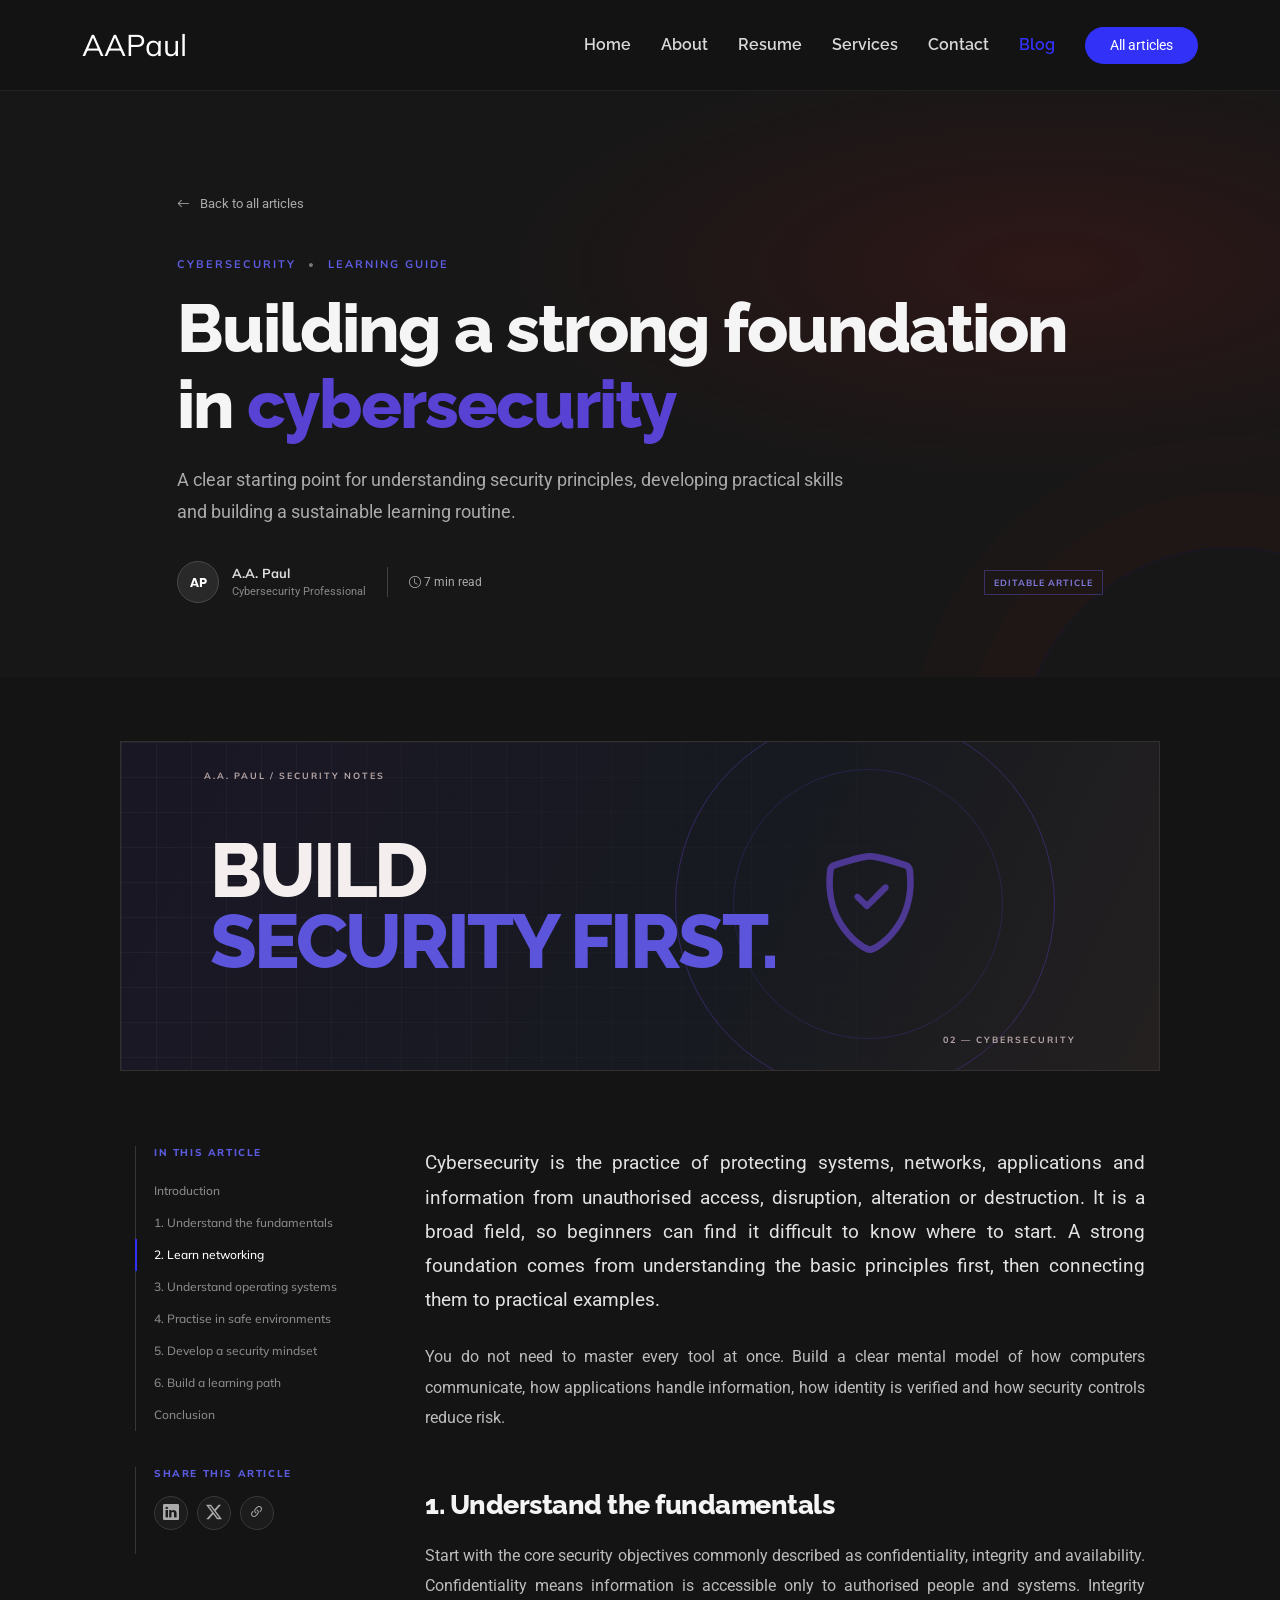
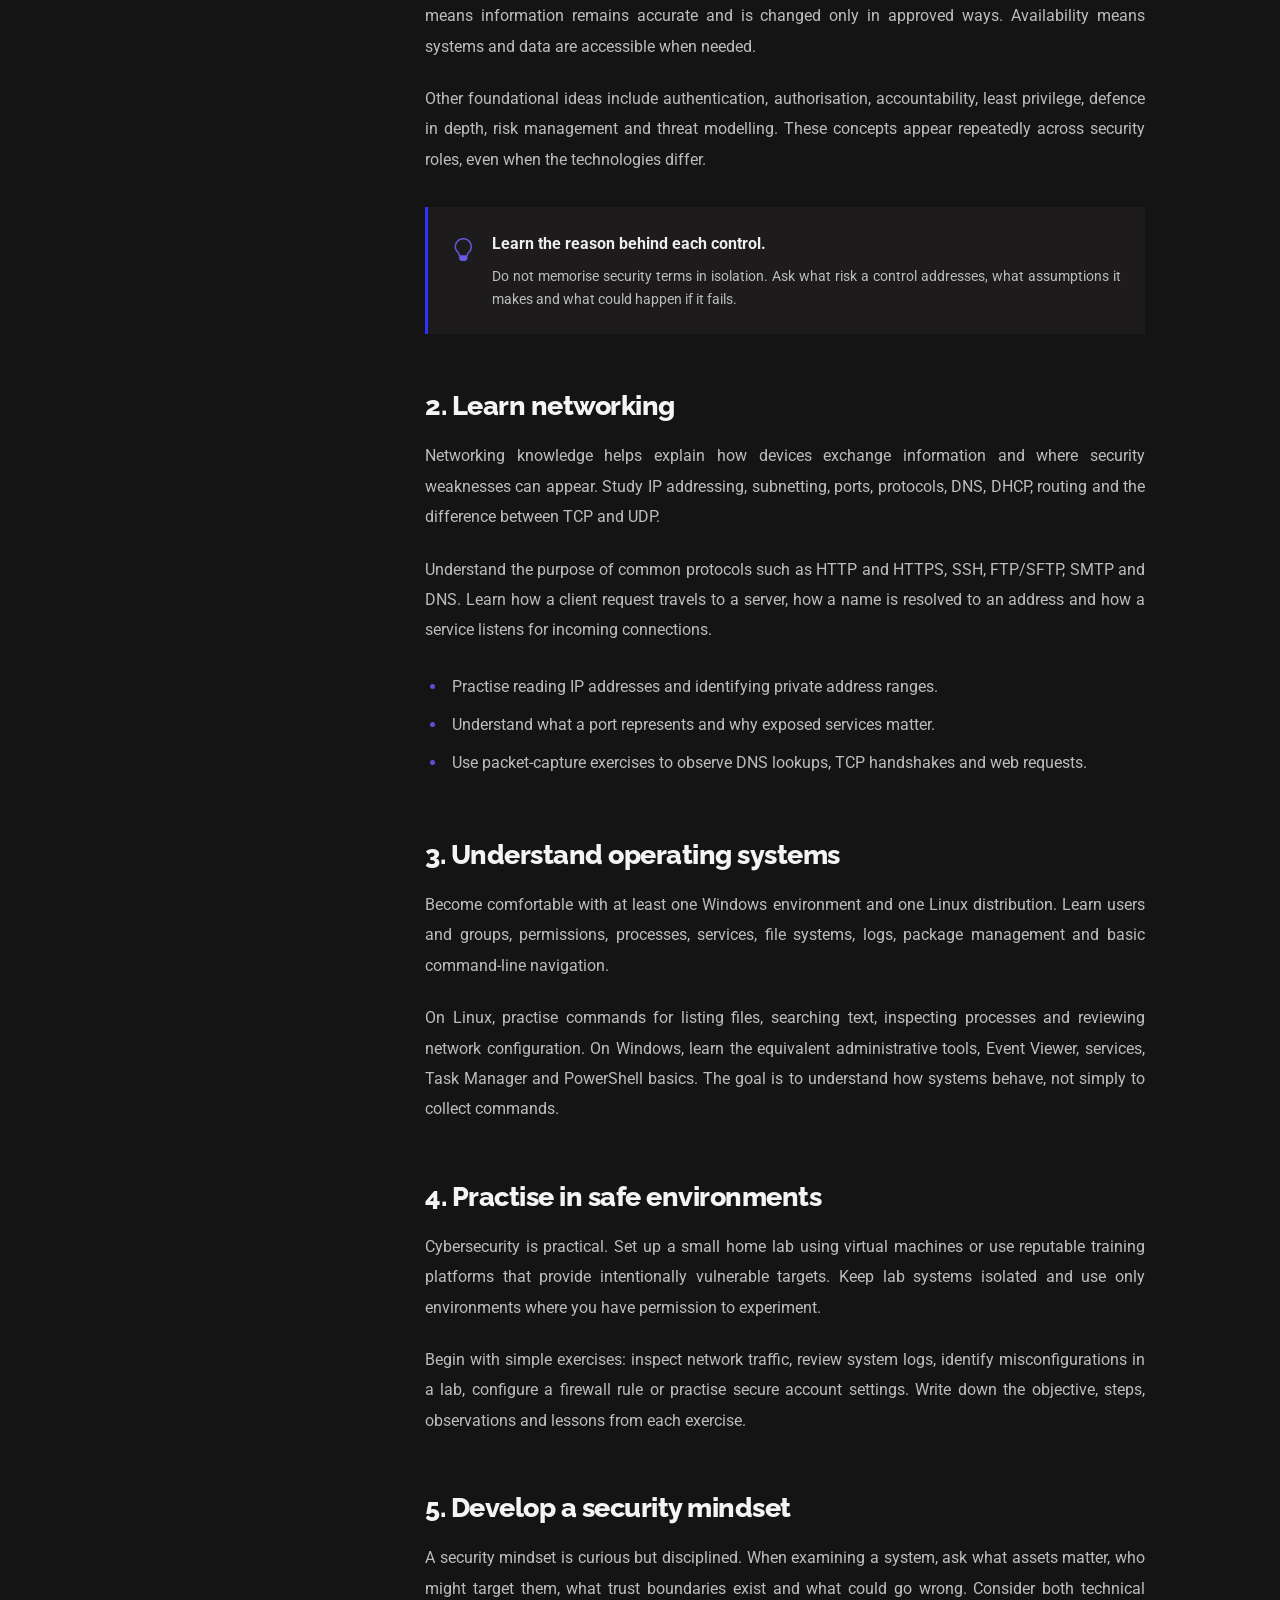
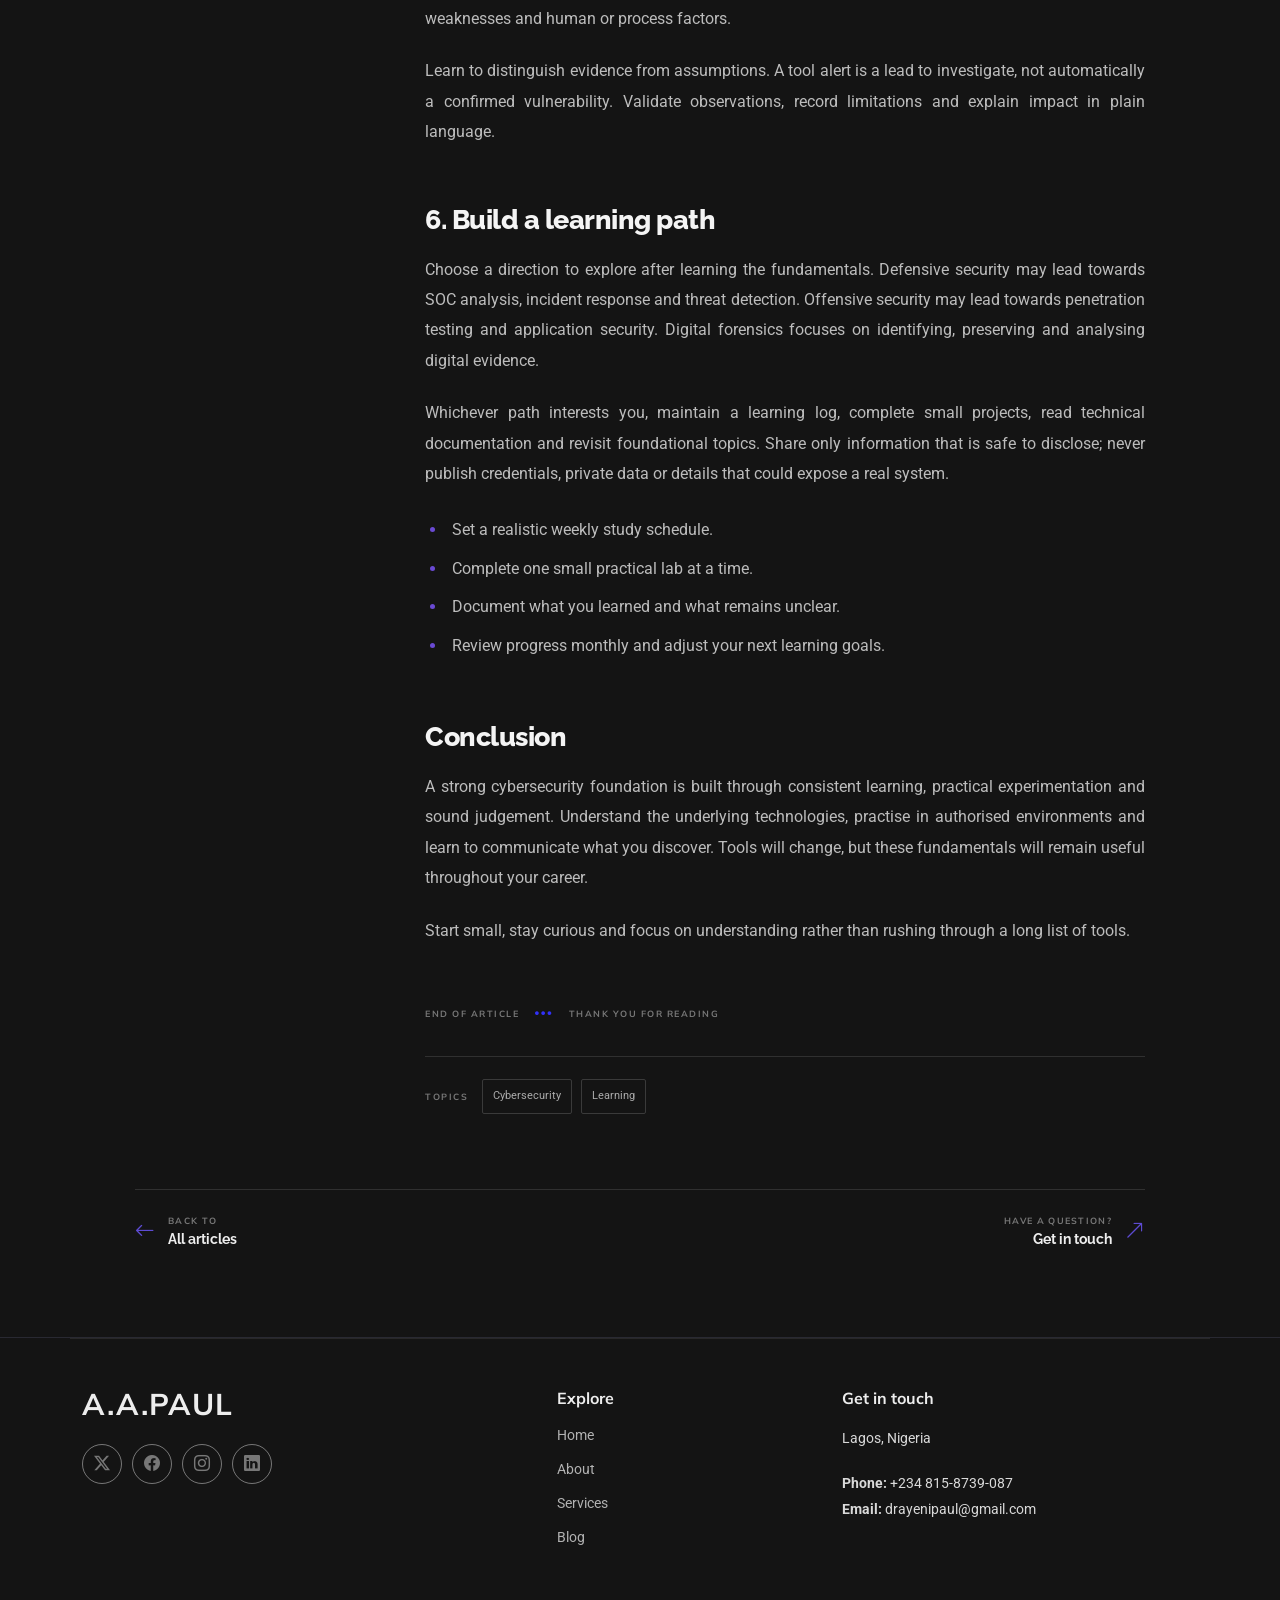
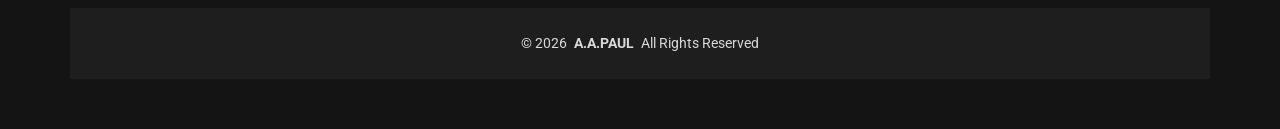
<file: building-a-strong-foundation-in-cybersecurity/index.html>
<!DOCTYPE html>
<html lang="en">
<head>
  <meta charset="utf-8">
  <meta name="viewport" content="width=device-width, initial-scale=1.0">
  <title>Building a Strong Foundation in Cybersecurity | A.A. Paul</title>
  <meta name="description" content="A practical guide to core cybersecurity concepts, essential skills and a structured approach to learning security from the ground up.">
  <meta name="theme-color" content="#141414">
  <link href="../favicon.png" rel="icon">
  <link rel="preconnect" href="https://fonts.googleapis.com">
  <link rel="preconnect" href="https://fonts.gstatic.com" crossorigin>
  <link href="https://fonts.googleapis.com/css2?family=Roboto:wght@300;400;500;700&family=Raleway:wght@400;500;600;700;800&family=Mulish:wght@400;500;600;700;800&display=swap" rel="stylesheet">
  <link href="../assets/vendor/bootstrap/css/bootstrap.min.css" rel="stylesheet">
  <link href="../assets/vendor/bootstrap-icons/bootstrap-icons.css" rel="stylesheet">
  <link href="../assets/vendor/aos/aos.css" rel="stylesheet">
  <link href="../assets/css/main.css" rel="stylesheet">
  <link href="../assets/css/blog.css" rel="stylesheet">
  <link href="../assets/css/article.css" rel="stylesheet">
</head>
<body class="blogs-page article-page">
  <div class="reading-progress" aria-hidden="true"><span id="readingProgressBar"></span></div>

  <header id="header" class="header d-flex align-items-center sticky-top">
    <div class="container-fluid container-xl position-relative d-flex align-items-center">
      <a href="../index.html" class="logo d-flex align-items-center me-auto"><h1 class="sitename">AAPaul</h1></a>
      <nav id="navmenu" class="navmenu" aria-label="Main navigation">
        <ul>
          <li><a href="../index.html#hero">Home</a></li>
          <li><a href="../index.html#about">About</a></li>
          <li><a href="../index.html#resume">Resume</a></li>
          <li><a href="../index.html#services">Services</a></li>
          <li><a href="../index.html#contact">Contact</a></li>
          <li><a href="../blogs" class="active">Blog</a></li>
        </ul>
        <i class="mobile-nav-toggle d-xl-none bi bi-list" aria-label="Toggle navigation" role="button" tabindex="0"></i>
      </nav>
      <a class="btn-getstarted blog-nav-cta" href="../blogs">All articles</a>
    </div>
  </header>

  <main>
    <section class="article-hero">
      <div class="container" data-aos="fade-up">
        <a class="article-backlink" href="../blogs"><i class="bi bi-arrow-left"></i> Back to all articles</a>
        <div class="article-category">CYBERSECURITY <span>•</span> LEARNING GUIDE</div>
        <h1>Building a strong foundation in <em>cybersecurity</em></h1>
        <p class="article-deck">A clear starting point for understanding security principles, developing practical skills and building a sustainable learning routine.</p>
        <div class="article-byline">
          <div class="author-mark">AP</div>
          <div><strong>A.A. Paul</strong><span>Cybersecurity Professional</span></div>
          <i class="byline-divider"></i>
          <div class="article-reading-time"><i class="bi bi-clock"></i> 7 min read</div>
          <span class="draft-label">EDITABLE ARTICLE</span>
        </div>
      </div>
      <div class="article-hero-glow"></div>
    </section>

    <section class="article-layout-section">
      <div class="container">
        <div class="article-cover-art" role="img" aria-label="Abstract cybersecurity illustration">
          <div class="cover-grid"></div><div class="cover-orbit cover-orbit-a"></div><div class="cover-orbit cover-orbit-b"></div>
          <div class="cover-lock"><i class="bi bi-shield-check"></i></div>
          <span class="cover-small-label">A.A. PAUL / SECURITY NOTES</span>
          <span class="cover-big-type">BUILD<br><em>SECURITY FIRST.</em></span>
          <span class="cover-index">02 — CYBERSECURITY</span>
        </div>

        <div class="article-columns">
          <aside class="article-sidebar">
            <div class="article-toc">
              <span class="toc-heading">IN THIS ARTICLE</span>
              <a href="#introduction" class="active">Introduction</a>
              <a href="#principles">1. Understand the fundamentals</a>
              <a href="#networking">2. Learn networking</a>
              <a href="#systems">3. Understand operating systems</a>
              <a href="#hands-on">4. Practise in safe environments</a>
              <a href="#thinking">5. Develop a security mindset</a>
              <a href="#path">6. Build a learning path</a>
              <a href="#conclusion">Conclusion</a>
            </div>
            <div class="article-share">
              <span class="toc-heading">SHARE THIS ARTICLE</span>
              <div class="share-actions">
                <a href="https://www.linkedin.com/sharing/share-offsite/?url=https://dr-pat.github.io/Portfolio/PAT/article-2.html" target="_blank" rel="noopener" aria-label="Share on LinkedIn"><i class="bi bi-linkedin"></i></a>
                <a href="https://twitter.com/intent/tweet?url=https://dr-pat.github.io/Portfolio/PAT/article-2.html" target="_blank" rel="noopener" aria-label="Share on X"><i class="bi bi-twitter-x"></i></a>
                <button type="button" id="copyArticleLink" aria-label="Copy article link"><i class="bi bi-link-45deg"></i></button>
              </div>
              <span id="copyFeedback" class="copy-feedback" aria-live="polite"></span>
            </div>
          </aside>

          <article class="article-body" id="articleBody">
<p class="article-lead" id="introduction">Cybersecurity is the practice of protecting systems, networks, applications and information from unauthorised access, disruption, alteration or destruction. It is a broad field, so beginners can find it difficult to know where to start. A strong foundation comes from understanding the basic principles first, then connecting them to practical examples.</p>
<p>You do not need to master every tool at once. Build a clear mental model of how computers communicate, how applications handle information, how identity is verified and how security controls reduce risk.</p>
<h2 id="principles">1. Understand the fundamentals</h2><p>Start with the core security objectives commonly described as confidentiality, integrity and availability. Confidentiality means information is accessible only to authorised people and systems. Integrity means information remains accurate and is changed only in approved ways. Availability means systems and data are accessible when needed.</p><p>Other foundational ideas include authentication, authorisation, accountability, least privilege, defence in depth, risk management and threat modelling. These concepts appear repeatedly across security roles, even when the technologies differ.</p><div class="article-callout"><i class="bi bi-lightbulb"></i><div><strong>Learn the reason behind each control.</strong><p>Do not memorise security terms in isolation. Ask what risk a control addresses, what assumptions it makes and what could happen if it fails.</p></div></div>
<h2 id="networking">2. Learn networking</h2><p>Networking knowledge helps explain how devices exchange information and where security weaknesses can appear. Study IP addressing, subnetting, ports, protocols, DNS, DHCP, routing and the difference between TCP and UDP.</p><p>Understand the purpose of common protocols such as HTTP and HTTPS, SSH, FTP/SFTP, SMTP and DNS. Learn how a client request travels to a server, how a name is resolved to an address and how a service listens for incoming connections.</p><ul><li>Practise reading IP addresses and identifying private address ranges.</li><li>Understand what a port represents and why exposed services matter.</li><li>Use packet-capture exercises to observe DNS lookups, TCP handshakes and web requests.</li></ul>
<h2 id="systems">3. Understand operating systems</h2><p>Become comfortable with at least one Windows environment and one Linux distribution. Learn users and groups, permissions, processes, services, file systems, logs, package management and basic command-line navigation.</p><p>On Linux, practise commands for listing files, searching text, inspecting processes and reviewing network configuration. On Windows, learn the equivalent administrative tools, Event Viewer, services, Task Manager and PowerShell basics. The goal is to understand how systems behave, not simply to collect commands.</p>
<h2 id="hands-on">4. Practise in safe environments</h2><p>Cybersecurity is practical. Set up a small home lab using virtual machines or use reputable training platforms that provide intentionally vulnerable targets. Keep lab systems isolated and use only environments where you have permission to experiment.</p><p>Begin with simple exercises: inspect network traffic, review system logs, identify misconfigurations in a lab, configure a firewall rule or practise secure account settings. Write down the objective, steps, observations and lessons from each exercise.</p>
<h2 id="thinking">5. Develop a security mindset</h2><p>A security mindset is curious but disciplined. When examining a system, ask what assets matter, who might target them, what trust boundaries exist and what could go wrong. Consider both technical weaknesses and human or process factors.</p><p>Learn to distinguish evidence from assumptions. A tool alert is a lead to investigate, not automatically a confirmed vulnerability. Validate observations, record limitations and explain impact in plain language.</p>
<h2 id="path">6. Build a learning path</h2><p>Choose a direction to explore after learning the fundamentals. Defensive security may lead towards SOC analysis, incident response and threat detection. Offensive security may lead towards penetration testing and application security. Digital forensics focuses on identifying, preserving and analysing digital evidence.</p><p>Whichever path interests you, maintain a learning log, complete small projects, read technical documentation and revisit foundational topics. Share only information that is safe to disclose; never publish credentials, private data or details that could expose a real system.</p><ul><li>Set a realistic weekly study schedule.</li><li>Complete one small practical lab at a time.</li><li>Document what you learned and what remains unclear.</li><li>Review progress monthly and adjust your next learning goals.</li></ul>
<h2 id="conclusion">Conclusion</h2><p>A strong cybersecurity foundation is built through consistent learning, practical experimentation and sound judgement. Understand the underlying technologies, practise in authorised environments and learn to communicate what you discover. Tools will change, but these fundamentals will remain useful throughout your career.</p><p>Start small, stay curious and focus on understanding rather than rushing through a long list of tools.</p>

            <div class="article-endnote"><span>END OF ARTICLE</span><i class="bi bi-three-dots"></i><span>THANK YOU FOR READING</span></div>
            <div class="article-tags"><span>TOPICS</span><a href="blogs.html">Cybersecurity</a><a href="blogs.html">Learning</a></div>
          </article>
        </div>

        <div class="article-bottom-nav">
          <a href="../blogs"><i class="bi bi-arrow-left"></i><span><small>BACK TO</small>All articles</span></a>
          <a href="../index.html#contact"><span><small>HAVE A QUESTION?</small>Get in touch</span><i class="bi bi-arrow-up-right"></i></a>
        </div>
      </div>
    </section>
  </main>

  <footer id="footer" class="footer"><div class="container footer-top"><div class="row gy-4"><div class="col-lg-5 col-md-12 footer-about"><a href="index.html" class="logo d-flex align-items-center"><span class="sitename">A.A.PAUL</span></a><div class="social-links d-flex mt-4"><a href="https://x.com/Dr_JPat" aria-label="X"><i class="bi bi-twitter-x"></i></a><a href="https://web.facebook.com/paul.ayeni.921" aria-label="Facebook"><i class="bi bi-facebook"></i></a><a href="https://www.instagram.com/ayeni.a.paul" aria-label="Instagram"><i class="bi bi-instagram"></i></a><a href="https://www.linkedin.com/in/paul-ayeni-24960a323" aria-label="LinkedIn"><i class="bi bi-linkedin"></i></a></div></div><div class="col-lg-3 col-6 footer-links"><h4>Explore</h4><ul><li><a href="../index.html#hero">Home</a></li><li><a href="../index.html#about">About</a></li><li><a href="../index.html#services">Services</a></li><li><a href="../blogs">Blog</a></li></ul></div><div class="col-lg-4 col-md-12 footer-contact"><h4>Get in touch</h4><p>Lagos, Nigeria</p><p class="mt-4"><strong>Phone:</strong> <span>+234 815-8739-087</span></p><p><strong>Email:</strong> <span>drayenipaul@gmail.com</span></p></div></div></div><div class="container copyright text-center mt-4"><p>© <span>2026</span> <strong class="px-1 sitename">A.A.PAUL</strong> <span>All Rights Reserved</span></p></div></footer>
  <a href="#" id="scroll-top" class="scroll-top d-flex align-items-center justify-content-center"><i class="bi bi-arrow-up-short"></i></a>
  <div id="preloader"></div>
  <script src="../assets/vendor/bootstrap/js/bootstrap.bundle.min.js"></script>
  <script src="../assets/vendor/aos/aos.js"></script>
  <script src="../assets/js/main.js"></script>
  <script src="../assets/js/article.js"></script>
</body>
</html>
</file>
<file: assets/css/main.css>
body{
  color: var(--default-color);
  background-color: var(--background-color);
  font-family: var(--default-font);
}

/* Fonts */
:root {
  --default-font: "Roboto",  system-ui, -apple-system, "Segoe UI", Roboto, "Helvetica Neue", Arial, "Noto Sans", "Liberation Sans", sans-serif, "Apple Color Emoji", "Segoe UI Emoji", "Segoe UI Symbol", "Noto Color Emoji";
  --heading-font: "Mulish",  sans-serif;
  --nav-font: "Raleway",  sans-serif;
}

:root { 
  --background-color: #141414; 
  --default-color: #d9d9d9; 
  --heading-color: #ededed; 
  --accent-color: rgb(49, 49, 248); 
  --surface-color: #1c1c1c; 
  --contrast-color: #ffffff;
}

:root {
  --nav-color: #d9d9d9;  
  --nav-hover-color: rgb(49, 49, 248); 
  --nav-mobile-background-color: #2e2e2e;
  --nav-dropdown-background-color: #2e2e2e;
  --nav-dropdown-color: #d9d9d9;
  --nav-dropdown-hover-color: rgb(49, 49, 248);
}

.light-background {
  --background-color: rgba(41, 41, 41, 0.8);
  --surface-color: #484848;
}

.dark-background {
  --background-color: #060606;
  --default-color: #ffffff;
  --heading-color: #ffffff;
  --surface-color: #252525;
  --contrast-color: #ffffff;
}

/* Smooth scroll */
:root {
  scroll-behavior: smooth;
}

a{
  color: var(--accent-color);
  text-decoration: none;
  transition: 0.3s;
}

a:hover{
  color: color-mix(in srgb, var(--accent-color), transparent 25%);
  text-decoration: none;
}

.header{
  --heading-color: #ffffff;
  color: var(--default-color);
  background-color: var(--background-color);
  padding: 15px 0;
  transition: all 0.5s;
  z-index: 997;
}

h1, h2, h3, h4, h5, h6{
  color: var(--heading-color);
  font-family: var(--heading-font);
}

.header .logo{
  line-height: 1;
}

.header .logo img{
  max-height: 36px;
  margin-right: 8px;
}

.header .logo h1{
  font-size: 30px;
  margin: 0;
  font-weight: 400;
  color: var(--heading-color);
}

.header .btn-getstarted,
.header .btn-getstarted:focus{
  color: var(--contrast-color);
  background: var(--accent-color);
  font-size: 14px;
  padding: 8px 25px;
  margin: 0 0 0 30px;
  border-radius: 50px;
  transition: 0.3s;
}

.header .btn-getstarted:hover,
.header .btn-getstarted:focus:hover{
  color: var(--contrast-color);
  background: color-mix(in srgb, var(--accent-color), transparent 15%);
}

@media (max-width: 1200px){
  .header .logo {
    order: 1;
  }

  .header .btn-getstarted{
    order: 2;
    margin: 0 15px 0 0;
    padding: 6px 15px;
  }

  .header .navmenu{
    order: 3;
  }
}

.scrolled .header{
  box-shadow: 0px 0 18px rgba(0, 0, 0, 0.1);
}

.index-page .header{
  --background-color: rgba(255, 255, 255, 0);
}

.index-page.scrolled .header{
  --background-color: rgba(20, 20, 20, 0.8);
}

/* Navmenu - Desktop */
@media (min-width: 1200px){
  .navmenu {
    padding: 0;
  }

  .navmenu ul{
    margin: 0;
    padding: 0;
    display: flex;
    list-style: none;
    align-items: center;
  }

  .navmenu li{
    position: relative;
  }

  .navmenu a,
  .navmenu a:focus{
    color: var(--nav-color);
    padding: 18px 15px;
    font-size: 16px;
    font-family: var(--nav-font);
    font-weight: 600;
    display: flex;
    align-items: center;
    justify-content: space-between;
    white-space: nowrap;
    transition: 0.3s;
  }

  .navmenu a i,
  .navmenu a:focus i{
    font-size: 12px;
    line-height: 0;
    margin-left: 5px;
    transition: 0.3s;
  }

  .navmenu li:last-child a{
    padding-right: 0;
  }

  .navmenu li:hover>a,
  .navmenu .active,
  .navmenu .active:focus{
    color: var(--nav-hover-color);
  }

  .navmenu .dropdown ul{
    margin: 0;
    padding: 10px 0;
    background: var(--nav-dropdown-background-color);
    display: block;
    position: absolute;
    visibility: hidden;
    left: 14px;
    top: 130%;
    opacity: 0;
    transition: 0.3s;
    border-radius: 4px;
    z-index: 99;
    box-shadow: 0px 0px 30px rgba(0, 0, 0, 0.1);
  }

  .navmenu .dropdown ul li{
    min-width: 200px;
  }

  .navmenu .dropdown ul a{
    padding: 10px 20px;
    font-size: 15px;
    text-transform: none;
    color: var(--nav-dropdown-color);
  }

  .navmenu .dropdown ul a i{
    font-size: 12px;
  }

  .navmenu .dropdown ul a:hover,
  .navmenu .dropdown ul .active:hover,
  .navmenu .dropdown ul li:hover>a{
    color: var(--nav-dropdown-hover-color);
  }

  .navmenu .dropdown:hover>ul{
    opacity: 1;
    top: 100%;
    visibility: visible;
  }

  .navmenu .dropdown .dropdown ul{
    top: 0;
    left: -90%;
    visibility: hidden;
  }

  .navmenu .dropdown .dropdown:hover>ul{
    opacity: 1;
    top: 0;
    left: -100%;
    visibility: visible;
  }
}

/* Navmenu - Mobile */
@media (max-width: 1199px){
  .mobile-nav-toggle {
    color: var(--nav-color);
    font-size: 28px;
    line-height: 0;
    margin-right: 10px;
    cursor: pointer;
    transition: color 0.3s;
  }

  .navmenu{
    padding: 0;
    z-index: 9997;
  }

  .navmenu ul{
    display: none;
    list-style: none;
    position: absolute;
    inset: 60px 20px 20px 20px;
    padding: 10px 0;
    margin: 0;
    border-radius: 6px;
    background-color: var(--nav-mobile-background-color);
    overflow-y: auto;
    transition: 0.3s;
    z-index: 9998;
    box-shadow: 0px 0px 30px rgba(0, 0, 0, 0.1);
  }

  .navmenu a,
  .navmenu a:focus{
    color: var(--nav-dropdown-color);
    padding: 10px 20px;
    font-family: var(--nav-font);
    font-size: 17px;
    font-weight: 500;
    display: flex;
    align-items: center;
    justify-content: space-between;
    white-space: nowrap;
    transition: 0.3s;
  }

  .navmenu a i,
  .navmenu a:focus i{
    font-size: 12px;
    line-height: 0;
    margin-left: 5px;
    width: 30px;
    height: 30px;
    display: flex;
    align-items: center;
    justify-content: center;
    border-radius: 50%;
    transition: 0.3s;
    background-color: color-mix(in srgb, var(--accent-color), transparent 90%);
  }

  .navmenu a i:hover,
  .navmenu a:focus i:hover{
    background-color: var(--accent-color);
    color: var(--contrast-color);
  }

  .navmenu a:hover,
  .navmenu .active,
  .navmenu .active:focus{
    color: var(--nav-dropdown-hover-color);
  }

  .navmenu .active i,
  .navmenu .active:focus i{
    background-color: var(--accent-color);
    color: var(--contrast-color);
    transform: rotate(180deg);
  }

  .navmenu .dropdown ul{
    position: static;
    display: none;
    z-index: 99;
    padding: 10px 0;
    margin: 10px 20px;
    background-color: var(--nav-dropdown-background-color);
    border: 1px solid color-mix(in srgb, var(--default-color), transparent 90%);
    box-shadow: none;
    transition: all 0.5s ease-in-out;
  }

  .navmenu .dropdown ul ul{
    background-color: rgba(33, 37, 41, 0.1);
  }

  .navmenu .dropdown>.dropdown-active{
    display: block;
    background-color: rgba(33, 37, 41, 0.03);
  }

  .mobile-nav-active{
    overflow: hidden;
  }

  .mobile-nav-active .mobile-nav-toggle{
    color: #fff;
    position: absolute;
    font-size: 32px;
    top: 15px;
    right: 15px;
    margin-right: 0;
    z-index: 9999;
  }

  .mobile-nav-active .navmenu{
    position: fixed;
    overflow: hidden;
    inset: 0;
    background: rgba(33, 37, 41, 0.8);
    transition: 0.3s;
  }

  .mobile-nav-active .navmenu>ul{
    display: block;
  }
}

section, .section{
  color: var(--default-color);
  background-color: var(--background-color);
  padding: 60px 0;
  scroll-margin-top: 90px;
  overflow: clip;
}

@media (max-width: 1199px){

  section,
  .section {
    scroll-margin-top: 66px;
  }
}

/*-----------------------Global Section Titles---------------*/
.section-title{
  text-align: center;
  padding-bottom: 60px;
  position: relative;
}

.section-title h2{
  font-size: 3.5rem;
  font-weight: 300;
  line-height: 1.2;
  color: var(--heading-color);
  margin-bottom: 1.5rem;
  letter-spacing: -1px;
}

@media (max-width: 768px){
  .section-title h2 {
    font-size: 2.5rem;
  }
}

.section-title .subtitle{
  display: inline-block;
  font-size: 0.875rem;
  font-weight: 400;
  color: var(--accent-color);
  text-transform: uppercase;
  letter-spacing: 2px;
  margin-bottom: 1.5rem;
  position: relative;
}

.section-title .subtitle::after{
  content: "";
  position: absolute;
  bottom: -8px;
  left: 50%;
  transform: translateX(-50%);
  width: 40px;
  height: 1px;
  background: var(--accent-color);
}

.section-title p{
  font-size: 1.125rem;
  line-height: 1.8;
  color: color-mix(in srgb, var(--default-color), transparent 25%);
  max-width: 900px;
  margin: 0 auto;
  text-wrap: balance;
}

/*----------------Hero Section------------------*/
.hero{
  padding-top: 80px;
  min-height: 100vh;
  position: relative;
  display: flex;
  align-items: center;
  justify-content: center;
  overflow: hidden;
  padding-bottom: 80px;
}

.hero img{
  position: absolute;
  inset: 0;
  display: block;
  width: 100%;
  height: 100%;
  object-fit: cover;
  z-index: 1;
}

.hero:before{
  content: "";
  background: color-mix(in srgb, var(--background-color), transparent 30%);
  position: absolute;
  inset: 0;
  z-index: 2;
  border-radius: 0;
}

.hero .container{
  position: relative;
  z-index: 3;
}

.hero h2{
  margin: 0;
  font-size: 48px;
  font-weight: 700;
}

.hero p{
  margin: 10px 0 0 0;
  font-size: 24px;
  color: color-mix(in srgb, var(--default-color), transparent 20%);
}

.hero p span{
  color: var(--accent-color);
  letter-spacing: 1px;
  border-bottom: 2px solid var(--accent-color);
}

.hero .social-links{
  margin-top: 30px;
  display: flex;
  justify-content: center;
  gap: 15px;
}

.hero .social-links a{
  display: flex;
  align-items: center;
  justify-content: center;
  width: 50px;
  height: 50px;
  border-radius: 50%;
  background: color-mix(in srgb, var(--default-color), transparent 92%);
  color: var(--default-color);
  font-size: 20px;
  transition: 0.3s;
}

.hero .social-links a:hover{
  background: var(--accent-color);
  color: var(--contrast-color);
  transform: translateY(-3px);
}

@media (max-width: 1032px){

  .hero img{
    display: none;
  }

  .hero{
    background-image: url("me.jpeg");
    background-position: center;
    background-size: cover;
  }
}

@media (max-width: 768px){

  .hero img{
    display: none;
  }

  .hero{
    background-image: url('me.jpeg');
    background-position: center;
    background-size: cover;
  }
  
  .hero h2 {
    font-size: 32px;
  }

  .hero p {
    font-size: 20px;
  }
}
/*----------------Hero End*/

/*------------------About Section--------------*/

.about {
  overflow: hidden;
  position: relative;
}

.about::before {
  content: "";
  position: absolute;
  top: -50%;
  right: -20%;
  width: 800px;
  height: 800px;
  background: radial-gradient(circle, color-mix(in srgb, var(--accent-color), transparent 85%) 0%, transparent 70%);
  border-radius: 50%;
  z-index: 0;
  pointer-events: none;
}

.about .container{
  position: relative;
  z-index: 1;
}

.about .profile-card{
  background: var(--surface-color);
  border-radius: 24px;
  padding: 40px;
  box-shadow: 0 8px 30px rgba(0, 0, 0, 0.08);
  position: sticky;
  top: 100px;
}

.about .profile-card .profile-header{
  text-align: center;
  padding-bottom: 30px;
  border-bottom: 1px solid color-mix(in srgb, var(--default-color), transparent 90%);
}

.about .profile-card .profile-header .profile-avatar{
  width: 140px;
  height: 140px;
  margin: 0 auto 24px;
  position: relative;
  border-radius: 50%;
  padding: 6px;
  background: linear-gradient(135deg, var(--accent-color), color-mix(in srgb, var(--accent-color), #ff6b9d 50%));
}

.about .profile-card .profile-header .profile-avatar img{
  width: 100%;
  height: 100%;
  object-fit: cover;
  border-radius: 50%;
  border: 4px solid var(--surface-color);
}

.about .profile-card .profile-header .profile-avatar .status-indicator{
  position: absolute;
  bottom: 8px;
  right: 8px;
  width: 24px;
  height: 24px;
  background: #10b981;
  border: 4px solid var(--surface-color);
  border-radius: 50%;
  animation: pulse 2s infinite;
}

.about .profile-card .profile-header h3{
  font-size: 24px;
  font-weight: 700;
  margin-bottom: 8px;
  color: var(--heading-color);
}

.about .profile-card .profile-header .role{
  display: inline-block;
  font-size: 15px;
  color: var(--accent-color);
  font-weight: 500;
  margin-bottom: 16px;
}

.about .profile-card .profile-header .rating{
  display: flex;
  align-items: center;
  justify-content: center;
  gap: 4px;
  margin-top: 12px;
}

.about .profile-card .profile-header .rating i{
  color: #fbbf24;
  font-size: 16px;
}

.about .profile-card .profile-header .rating span{
  margin-left: 8px;
  font-weight: 600;
  color: var(--default-color);
  font-size: 15px;
}

.about .profile-card .profile-stats{
  display: grid;
  grid-template-columns: repeat(3, 1fr);
  gap: 20px;
  padding: 30px 0;
  border-bottom: 1px solid color-mix(in srgb, var(--default-color), transparent 90%);
}

.about .profile-card .profile-stats .stat-item{
  text-align: center;
}

.about .profile-card .profile-stats .stat-item h4{
  font-size: 28px;
  font-weight: 700;
  color: var(--accent-color);
  margin-bottom: 6px;
}

.about .profile-card .profile-stats .stat-item p{
  font-size: 13px;
  color: color-mix(in srgb, var(--default-color), transparent 30%);
  text-transform: uppercase;
  letter-spacing: 0.5px;
  margin: 0;
}

.about .profile-card .profile-actions{
  display: flex;
  flex-direction: column;
  gap: 12px;
  padding: 30px 0;
  border-bottom: 1px solid color-mix(in srgb, var(--default-color), transparent 90%);
}

.about .profile-card .profile-actions a{
  display: flex;
  align-items: center;
  justify-content: center;
  gap: 10px;
  padding: 14px 24px;
  border-radius: 12px;
  font-weight: 600;
  font-size: 15px;
  text-decoration: none;
  transition: all 0.3s ease;
}

.about .profile-card .profile-actions a.btn-primary{
  background: var(--accent-color);
  color: var(--contrast-color);
}

.about .profile-card .profile-actions a.btn-primary:hover{
  background: color-mix(in srgb, var(--accent-color), #000 15%);
  transform: translateY(-2px);
  box-shadow: 0 6px 20px rgba(0, 0, 0, 0.15);
}

.about .profile-card .profile-actions a.btn-secondary{
  background: color-mix(in srgb, var(--accent-color), transparent 90%);
  color: var(--accent-color);
}

.about .profile-card .profile-actions a.btn-secondary:hover{
  background: color-mix(in srgb, var(--accent-color), transparent 85%);
}

.about .profile-card .profile-actions a i{
  font-size: 18px;
}

.about .profile-card .social-connect{
  display: flex;
  justify-content: center;
  gap: 12px;
  padding-top: 30px;
}

.about .profile-card .social-connect a{
  width: 44px;
  height: 44px;
  display: flex;
  align-items: center;
  justify-content: center;
  background: color-mix(in srgb, var(--default-color), transparent 94%);
  border-radius: 12px;
  color: var(--default-color);
  font-size: 18px;
  transition: all 0.3s ease;
}

.about .profile-card .social-connect a:hover{
  background: var(--accent-color);
  color: var(--contrast-color);
  transform: translateY(-3px);
}

.about .content-wrapper .bio-section{
  margin-bottom: 50px;
}

.about .content-wrapper .bio-section .section-tag{
  display: inline-block;
  padding: 6px 16px;
  background: color-mix(in srgb, var(--accent-color), transparent 90%);
  color: var(--accent-color);
  border-radius: 20px;
  font-size: 13px;
  font-weight: 600;
  text-transform: uppercase;
  letter-spacing: 0.5px;
  margin-bottom: 16px;
}

.about .content-wrapper .bio-section h2{
  font-size: 36px;
  font-weight: 700;
  color: var(--heading-color);
  margin-bottom: 24px;
  line-height: 1.2;
}

.about .content-wrapper .bio-section p{
  font-size: 16px;
  line-height: 1.8;
  color: var(--default-color);
  margin-bottom: 16px;
}

.about .content-wrapper .bio-section p:last-child{
  margin-bottom: 0;
}

.about .content-wrapper .details-grid{
  display: grid;
  grid-template-columns: repeat(2, 1fr);
  gap: 24px;
  margin-bottom: 50px;
}

.about .content-wrapper .details-grid .detail-item{
  display: flex;
  align-items: center;
  gap: 16px;
  padding: 24px;
  background: var(--surface-color);
  border-radius: 16px;
  border: 1px solid color-mix(in srgb, var(--default-color), transparent 92%);
  transition: all 0.3s ease;
}

.about .content-wrapper .details-grid .detail-item:hover{
  border-color: var(--accent-color);
  transform: translateY(-3px);
  box-shadow: 0 8px 24px rgba(0, 0, 0, 0.08);
}

.about .content-wrapper .details-grid .detail-item i{
  font-size: 28px;
  color: var(--accent-color);
  flex-shrink: 0;
}

.about .content-wrapper .details-grid .detail-item .detail-content span{
  display: block;
  font-size: 13px;
  color: color-mix(in srgb, var(--default-color), transparent 40%);
  text-transform: uppercase;
  letter-spacing: 0.5px;
  margin-bottom: 4px;
}

.about .content-wrapper .details-grid .detail-item .detail-content strong{
  display: block;
  font-size: 16px;
  color: var(--heading-color);
  font-weight: 600;
}

.about .content-wrapper .skills-showcase .section-tag{
  display: inline-block;
  padding: 6px 16px;
  background: color-mix(in srgb, var(--accent-color), transparent 90%);
  color: var(--accent-color);
  border-radius: 20px;
  font-size: 13px;
  font-weight: 600;
  text-transform: uppercase;
  letter-spacing: 0.5px;
  margin-bottom: 16px;
}

.about .content-wrapper .skills-showcase h3{
  font-size: 28px;
  font-weight: 700;
  color: var(--heading-color);
  margin-bottom: 32px;
}

.about .content-wrapper .skills-showcase .skills-list .skill-item{
  margin-bottom: 28px;
}

.about .content-wrapper .skills-showcase .skills-list .skill-item .skill-info{
  display: flex;
  justify-content: space-between;
  align-items: center;
  margin-bottom: 10px;
}

.about .content-wrapper .skills-showcase .skills-list .skill-item .skill-info .skill-name{
  font-size: 15px;
  font-weight: 600;
  color: var(--heading-color);
}

.about .content-wrapper .skills-showcase .skills-list .skill-item .skill-info .skill-percent{
  font-size: 15px;
  font-weight: 700;
  color: var(--accent-color);
}

.about .content-wrapper .skills-showcase .skills-list .skill-item .progress{
  height: 10px;
  border-radius: 10px;
  background: color-mix(in srgb, var(--default-color), transparent 94%);
  overflow: hidden;
}

.about .content-wrapper .skills-showcase .skills-list .skill-item .progress .progress-bar{
  width: 0;
  height: 100%;
  background: linear-gradient(90deg, var(--accent-color), color-mix(in srgb, var(--accent-color), #ff6b9d 50%));
  border-radius: 10px;
  transition: width 1.5s cubic-bezier(0.65, 0, 0.35, 1);
  position: relative;
}

.about .content-wrapper .skills-showcase .skills-list .skill-item .progress .progress-bar::after{
  content: "";
  position: absolute;
  top: 0;
  left: 0;
  right: 0;
  bottom: 0;
  background: linear-gradient(90deg, transparent, rgba(255, 255, 255, 0.4), transparent);
  animation: shimmer 2s infinite;
}

@keyframes pulse {

  0%,
  100% {
    opacity: 1;
  }

  50% {
    opacity: 0.6;
  }
}

@keyframes shimmer {
  0% {
    transform: translateX(-100%);
  }

  100% {
    transform: translateX(100%);
  }
}

@media (max-width: 992px) {
  .about .profile-card {
    position: static;
    margin-bottom: 40px;
  }

  .about .content-wrapper .bio-section h2 {
    font-size: 30px;
  }

  .about .content-wrapper .details-grid {
    grid-template-columns: 1fr;
  }

  .about .content-wrapper .skills-showcase h3 {
    font-size: 24px;
  }
}

@media (max-width: 576px) {
  .about .profile-card {
    padding: 30px 20px;
  }

  .about .profile-card .profile-header .profile-avatar {
    width: 120px;
    height: 120px;
  }

  .about .profile-card .profile-stats {
    grid-template-columns: repeat(3, 1fr);
    gap: 16px;
  }

  .about .profile-card .profile-stats .stat-item h4 {
    font-size: 24px;
  }

  .about .content-wrapper .bio-section h2 {
    font-size: 26px;
  }

  .about .content-wrapper .details-grid .detail-item {
    padding: 18px;
  }

  .about .content-wrapper .details-grid .detail-item i {
    font-size: 24px;
  }
}
/*About Section End*/

/*--------------------------------------------------------------
# Resume Section
--------------------------------------------------------------*/
.resume .section-header {
  margin-bottom: 2.5rem;
}

.resume .section-header .header-content .section-badge {
  display: inline-block;
  background: linear-gradient(135deg, var(--accent-color), color-mix(in srgb, var(--accent-color), #6c5ce7 20%));
  color: var(--contrast-color);
  padding: 0.5rem 1.2rem;
  border-radius: 25px;
  font-size: 0.85rem;
  font-weight: 600;
  text-transform: uppercase;
  letter-spacing: 0.1em;
  margin-bottom: 1rem;
}

.resume .section-header .header-content h2 {
  font-size: 2.2rem;
  font-weight: 700;
  color: var(--heading-color);
  margin-bottom: 1rem;
  line-height: 1.2;
  letter-spacing: -0.02em;
}

.resume .section-header .header-content p {
  font-size: 1rem;
  line-height: 1.7;
  color: color-mix(in srgb, var(--default-color), transparent 35%);
  margin: 0;
}

.resume .experience-section .experience-cards {
  display: flex;
  flex-direction: column;
  gap: 1.5rem;
}

.resume .experience-section .experience-cards .exp-card {
  background: var(--surface-color);
  border-radius: 16px;
  padding: 2rem;
  border: 2px solid color-mix(in srgb, var(--default-color), transparent 95%);
  transition: all 0.3s ease;
  position: relative;
  overflow: hidden;
}

.resume .experience-section .experience-cards .exp-card::before {
  content: "";
  position: absolute;
  top: 0;
  left: 0;
  right: 0;
  height: 4px;
  background: linear-gradient(90deg, transparent, var(--accent-color), transparent);
  transform: translateX(-100%);
  transition: transform 0.3s ease;
}

.resume .experience-section .experience-cards .exp-card:hover {
  transform: translateY(-5px);
  border-color: color-mix(in srgb, var(--accent-color), transparent 80%);
  box-shadow: 0 15px 45px color-mix(in srgb, var(--default-color), transparent 85%);
}

.resume .experience-section .experience-cards .exp-card:hover::before {
  transform: translateX(0);
}

.resume .experience-section .experience-cards .exp-card.featured {
  border-color: color-mix(in srgb, var(--accent-color), transparent 70%);
  background: linear-gradient(135deg, var(--surface-color), color-mix(in srgb, var(--accent-color), transparent 95%));
}

.resume .experience-section .experience-cards .exp-card.featured::before {
  background: linear-gradient(90deg, var(--accent-color), color-mix(in srgb, var(--accent-color), #6c5ce7 20%), var(--accent-color));
}

.resume .experience-section .experience-cards .exp-card .card-header {
  display: flex;
  justify-content: space-between;
  align-items: center;
  margin-bottom: 1.5rem;
}

.resume .experience-section .experience-cards .exp-card .card-header .company-logo {
  width: 50px;
  height: 50px;
  background: linear-gradient(135deg, var(--accent-color), color-mix(in srgb, var(--accent-color), #6c5ce7 20%));
  border-radius: 12px;
  display: flex;
  align-items: center;
  justify-content: center;
}

.resume .experience-section .experience-cards .exp-card .card-header .company-logo i {
  font-size: 1.3rem;
  color: var(--contrast-color);
}

.resume .experience-section .experience-cards .exp-card .card-header .period-badge {
  background: color-mix(in srgb, var(--accent-color), transparent 85%);
  color: var(--accent-color);
  padding: 0.4rem 1rem;
  border-radius: 20px;
  font-size: 0.8rem;
  font-weight: 600;
  text-transform: uppercase;
  letter-spacing: 0.05em;
}

.resume .experience-section .experience-cards .exp-card .card-body h3 {
  font-size: 1.4rem;
  font-weight: 600;
  color: var(--heading-color);
  margin-bottom: 0.5rem;
  letter-spacing: -0.01em;
}

.resume .experience-section .experience-cards .exp-card .card-body .company-name {
  font-size: 1rem;
  color: color-mix(in srgb, var(--default-color), transparent 25%);
  font-weight: 500;
  margin-bottom: 0.3rem;
}

.resume .experience-section .experience-cards .exp-card .card-body .duration {
  display: inline-block;
  font-size: 0.9rem;
  color: var(--accent-color);
  font-weight: 600;
  background: color-mix(in srgb, var(--accent-color), transparent 90%);
  padding: 0.2rem 0.8rem;
  border-radius: 12px;
  margin-bottom: 1rem;
}

.resume .experience-section .experience-cards .exp-card .card-body .description {
  font-size: 0.95rem;
  line-height: 1.6;
  color: color-mix(in srgb, var(--default-color), transparent 35%);
  margin-bottom: 1.5rem;
}

.resume .experience-section .experience-cards .exp-card .card-body .skills-tags {
  display: flex;
  flex-wrap: wrap;
  gap: 0.5rem;
}

.resume .experience-section .experience-cards .exp-card .card-body .skills-tags .skill-tag {
  background: color-mix(in srgb, var(--accent-color), transparent 92%);
  color: var(--accent-color);
  padding: 0.3rem 0.8rem;
  border-radius: 15px;
  font-size: 0.8rem;
  font-weight: 500;
  border: 1px solid color-mix(in srgb, var(--accent-color), transparent 85%);
}

.resume .education-section .education-timeline .timeline-track {
  position: relative;
  padding-left: 2.5rem;
}

.resume .education-section .education-timeline .timeline-track::before {
  content: "";
  position: absolute;
  left: 10px;
  top: 0;
  bottom: 0;
  width: 2px;
  background: linear-gradient(180deg, var(--accent-color), color-mix(in srgb, var(--accent-color), transparent 50%));
}

.resume .education-section .education-timeline .timeline-track .timeline-item {
  position: relative;
  margin-bottom: 3rem;
}

.resume .education-section .education-timeline .timeline-track .timeline-item:last-child {
  margin-bottom: 0;
}

.resume .education-section .education-timeline .timeline-track .timeline-item .timeline-marker {
  position: absolute;
  left: -3.5rem;
  top: 0;
  width: 50px;
  height: 50px;
  background: linear-gradient(135deg, var(--accent-color), color-mix(in srgb, var(--accent-color), #6c5ce7 20%));
  border-radius: 50%;
  display: flex;
  align-items: center;
  justify-content: center;
  border: 4px solid var(--background-color);
  box-shadow: 0 0 0 3px color-mix(in srgb, var(--accent-color), transparent 80%);
}

.resume .education-section .education-timeline .timeline-track .timeline-item .timeline-marker i {
  font-size: 1.2rem;
  color: var(--contrast-color);
}

.resume .education-section .education-timeline .timeline-track .timeline-item .timeline-content {
  background: var(--surface-color);
  padding: 1.8rem;
  border-radius: 12px;
  border: 1px solid color-mix(in srgb, var(--default-color), transparent 95%);
  transition: all 0.3s ease;
}

.resume .education-section .education-timeline .timeline-track .timeline-item .timeline-content:hover {
  transform: translateX(5px);
  border-color: color-mix(in srgb, var(--accent-color), transparent 80%);
  box-shadow: 0 10px 30px color-mix(in srgb, var(--default-color), transparent 90%);
}

.resume .education-section .education-timeline .timeline-track .timeline-item .timeline-content .education-meta {
  display: flex;
  justify-content: space-between;
  align-items: center;
  margin-bottom: 1rem;
}

.resume .education-section .education-timeline .timeline-track .timeline-item .timeline-content .education-meta .year-range {
  font-size: 0.9rem;
  color: var(--accent-color);
  font-weight: 600;
  background: color-mix(in srgb, var(--accent-color), transparent 90%);
  padding: 0.3rem 0.8rem;
  border-radius: 15px;
}

.resume .education-section .education-timeline .timeline-track .timeline-item .timeline-content .education-meta .degree-level {
  font-size: 0.8rem;
  color: color-mix(in srgb, var(--default-color), transparent 40%);
  text-transform: uppercase;
  font-weight: 600;
  letter-spacing: 0.1em;
}

.resume .education-section .education-timeline .timeline-track .timeline-item .timeline-content h4 {
  font-size: 1.3rem;
  font-weight: 600;
  color: var(--heading-color);
  margin-bottom: 0.5rem;
  letter-spacing: -0.01em;
}

.resume .education-section .education-timeline .timeline-track .timeline-item .timeline-content .institution {
  font-size: 1rem;
  color: color-mix(in srgb, var(--default-color), transparent 25%);
  font-weight: 500;
  margin-bottom: 1rem;
}

.resume .education-section .education-timeline .timeline-track .timeline-item .timeline-content .description {
  font-size: 0.95rem;
  line-height: 1.6;
  color: color-mix(in srgb, var(--default-color), transparent 35%);
  margin-bottom: 1.2rem;
}

.resume .education-section .education-timeline .timeline-track .timeline-item .timeline-content .achievement {
  display: flex;
  align-items: center;
  gap: 0.5rem;
  background: color-mix(in srgb, var(--accent-color), transparent 92%);
  padding: 0.6rem 1rem;
  border-radius: 8px;
  border-left: 3px solid var(--accent-color);
}

.resume .education-section .education-timeline .timeline-track .timeline-item .timeline-content .achievement i {
  color: var(--accent-color);
  font-size: 1rem;
}

.resume .education-section .education-timeline .timeline-track .timeline-item .timeline-content .achievement span {
  font-size: 0.9rem;
  font-weight: 600;
  color: var(--accent-color);
}

.resume .education-section .education-timeline .timeline-track .timeline-item .timeline-content .certifications-list .cert-item {
  display: flex;
  justify-content: space-between;
  align-items: center;
  padding: 0.8rem 0;
  border-bottom: 1px solid color-mix(in srgb, var(--default-color), transparent 95%);
}

.resume .education-section .education-timeline .timeline-track .timeline-item .timeline-content .certifications-list .cert-item:last-child {
  border-bottom: none;
}

.resume .education-section .education-timeline .timeline-track .timeline-item .timeline-content .certifications-list .cert-item .cert-name {
  font-size: 0.9rem;
  color: var(--heading-color);
  font-weight: 500;
}

.resume .education-section .education-timeline .timeline-track .timeline-item .timeline-content .certifications-list .cert-item .cert-year {
  font-size: 0.8rem;
  color: var(--accent-color);
  font-weight: 600;
  background: color-mix(in srgb, var(--accent-color), transparent 90%);
  padding: 0.2rem 0.6rem;
  border-radius: 10px;
}

@media (max-width: 992px) {
  .resume .section-header {
    margin-bottom: 2rem;
  }

  .resume .section-header .header-content h2 {
    font-size: 2rem;
  }

  .resume .experience-section {
    margin-bottom: 3rem;
  }

  .resume .education-timeline .timeline-track .timeline-item .timeline-marker {
    width: 45px;
    height: 45px;
  }
}

@media (max-width: 768px) {
  .resume .section-header .header-content {
    text-align: center;
  }

  .resume .section-header .header-content h2 {
    font-size: 1.8rem;
  }

  .resume .experience-section .experience-cards .exp-card {
    padding: 1.5rem;
  }

  .resume .experience-section .experience-cards .exp-card .card-header .company-logo {
    width: 45px;
    height: 45px;
  }

  .resume .experience-section .experience-cards .exp-card .card-header .company-logo i {
    font-size: 1.2rem;
  }

  .resume .education-section .education-timeline .timeline-track {
    padding-left: 2rem;
  }

  .resume .education-section .education-timeline .timeline-track::before {
    left: 20px;
  }

  .resume .education-section .education-timeline .timeline-track .timeline-item .timeline-marker {
    left: -2.3rem;
    width: 40px;
    height: 40px;
  }

  .resume .education-section .education-timeline .timeline-track .timeline-item .timeline-marker i {
    font-size: 1rem;
  }

  .resume .education-section .education-timeline .timeline-track .timeline-item .timeline-content {
    padding: 1.5rem;
  }
}

@media (max-width: 576px) {
  .resume .section-header .header-content .section-badge {
    font-size: 0.8rem;
    padding: 0.4rem 1rem;
  }

  .resume .section-header .header-content h2 {
    font-size: 1.6rem;
  }

  .resume .experience-section .experience-cards .exp-card {
    padding: 1.2rem;
  }

  .resume .experience-section .experience-cards .exp-card .card-header {
    flex-direction: column;
    gap: 1rem;
    text-align: center;
  }

  .resume .education-section .education-timeline .timeline-track .timeline-item .timeline-content {
    padding: 1.2rem;
  }

  .resume .education-section .education-timeline .timeline-track .timeline-item .timeline-content .education-meta {
    flex-direction: column;
    gap: 0.5rem;
    align-items: flex-start;
  }

  .resume .education-section .education-timeline .timeline-track .timeline-item .timeline-content .certifications-list .cert-item {
    flex-direction: column;
    align-items: flex-start;
    gap: 0.3rem;
  }
}

/*--------------------------------------------------------------
# Services Section
--------------------------------------------------------------*/
.services .service-item {
  background: var(--surface-color);
  border: 2px solid color-mix(in srgb, var(--default-color), transparent 90%);
  border-radius: 16px;
  padding: 35px 25px;
  text-align: center;
  height: 100%;
  transition: all 0.3s ease;
  position: relative;
  overflow: hidden;
}

.services .service-item::before {
  content: "";
  position: absolute;
  top: 0;
  left: 0;
  width: 100%;
  height: 4px;
  background: linear-gradient(90deg, var(--accent-color), color-mix(in srgb, var(--accent-color), transparent 50%));
  transform: scaleX(0);
  transform-origin: left;
  transition: transform 0.3s ease;
}

.services .service-item:hover {
  border-color: var(--accent-color);
  transform: translateY(-5px);
  box-shadow: 0 15px 35px rgba(0, 0, 0, 0.1);
}

.services .service-item:hover::before {
  transform: scaleX(1);
}

.services .service-item:hover .icon-wrapper {
  background: var(--accent-color);
  color: var(--contrast-color);
  transform: rotate(5deg) scale(1.05);
}

.services .service-item:hover .read-more {
  color: var(--accent-color);
}

.services .service-item:hover .read-more i {
  transform: translateX(5px);
}

.services .service-item.featured {
  border-color: var(--accent-color);
  box-shadow: 0 10px 30px rgba(54, 144, 231, 0.15);
}

.services .service-item.featured::before {
  transform: scaleX(1);
}

.services .featured-tag {
  position: absolute;
  top: 15px;
  right: -30px;
  background: var(--accent-color);
  color: var(--contrast-color);
  padding: 5px 35px;
  font-size: 11px;
  font-weight: 700;
  text-transform: uppercase;
  letter-spacing: 1px;
  transform: rotate(45deg);
  box-shadow: 0 3px 10px rgba(54, 144, 231, 0.3);
}

.services .icon-wrapper {
  width: 70px;
  height: 70px;
  margin: 0 auto 20px;
  background: color-mix(in srgb, var(--accent-color), transparent 90%);
  color: var(--accent-color);
  border-radius: 12px;
  display: flex;
  align-items: center;
  justify-content: center;
  transition: all 0.3s ease;
}

.services .icon-wrapper i {
  font-size: 32px;
}

.services h4 {
  font-size: 20px;
  font-weight: 700;
  margin-bottom: 12px;
  color: var(--heading-color);
}

.services p {
  font-size: 14px;
  line-height: 1.6;
  color: color-mix(in srgb, var(--default-color), transparent 25%);
  margin-bottom: 20px;
}

.services .read-more {
  display: inline-flex;
  align-items: center;
  gap: 6px;
  color: var(--heading-color);
  font-weight: 600;
  font-size: 14px;
  text-decoration: none;
  transition: all 0.3s ease;
}

.services .read-more i {
  font-size: 14px;
  transition: transform 0.3s ease;
}

.services .cta-box {
  background: linear-gradient(135deg, var(--accent-color), color-mix(in srgb, var(--accent-color), #667eea 40%));
  border-radius: 20px;
  padding: 45px 50px;
  color: var(--contrast-color);
  position: relative;
  overflow: hidden;
}

.services .cta-box::before {
  content: "";
  position: absolute;
  top: -50%;
  right: -20%;
  width: 400px;
  height: 400px;
  background: color-mix(in srgb, var(--contrast-color), transparent 90%);
  border-radius: 50%;
  z-index: 0;
}

.services .cta-box .row {
  position: relative;
  z-index: 1;
}

.services .cta-box h3 {
  font-size: 26px;
  font-weight: 700;
  margin-bottom: 10px;
  color: var(--contrast-color);
}

.services .cta-box p {
  font-size: 15px;
  margin-bottom: 0;
  color: color-mix(in srgb, var(--contrast-color), transparent 15%);
}

.services .cta-box .cta-btn {
  display: inline-block;
  background: var(--contrast-color);
  color: var(--accent-color);
  padding: 14px 35px;
  border-radius: 50px;
  font-weight: 700;
  font-size: 15px;
  text-decoration: none;
  transition: all 0.3s ease;
  box-shadow: 0 8px 20px rgba(0, 0, 0, 0.15);
}

.services .cta-box .cta-btn:hover {
  transform: translateY(-3px);
  box-shadow: 0 12px 30px rgba(0, 0, 0, 0.25);
  color: var(--accent-color);
}

@media (max-width: 992px) {
  .services .cta-box {
    padding: 35px 30px;
  }

  .services .cta-box h3 {
    font-size: 22px;
    margin-bottom: 8px;
  }

  .services .cta-box p {
    font-size: 14px;
    margin-bottom: 20px;
  }

  .services .cta-box .cta-btn {
    margin-top: 10px;
  }
}

@media (max-width: 768px) {
  .services .service-item {
    padding: 30px 20px;
    margin-bottom: 20px;
  }

  .services .icon-wrapper {
    width: 60px;
    height: 60px;
    margin-bottom: 18px;
  }

  .services .icon-wrapper i {
    font-size: 28px;
  }

  .services h4 {
    font-size: 18px;
  }

  .services p {
    font-size: 13px;
  }

  .services .cta-box {
    padding: 30px 25px;
    text-align: center;
  }

  .services .cta-box::before {
    width: 300px;
    height: 300px;
  }
}

/*--------------------------------------------------------------
# Portfolio Section
--------------------------------------------------------------*/
.portfolio .portfolio-filters {
  display: flex;
  justify-content: center;
  flex-wrap: wrap;
  gap: 12px;
  margin-bottom: 50px;
  padding: 0;
  list-style: none;
}

@media (max-width: 768px) {
  .portfolio .portfolio-filters {
    gap: 8px;
    margin-bottom: 35px;
  }
}

.portfolio .portfolio-filters li {
  padding: 10px 20px;
  font-size: 14px;
  font-weight: 500;
  border-radius: 6px;
  cursor: pointer;
  transition: all 0.3s ease;
  background-color: transparent;
  color: var(--default-color);
  border: 1px solid color-mix(in srgb, var(--default-color), transparent 80%);
}

@media (max-width: 768px) {
  .portfolio .portfolio-filters li {
    padding: 8px 16px;
    font-size: 13px;
  }
}

.portfolio .portfolio-filters li:hover {
  color: var(--accent-color);
  border-color: var(--accent-color);
}

.portfolio .portfolio-filters li.filter-active {
  background-color: var(--accent-color);
  color: var(--contrast-color);
  border-color: var(--accent-color);
}

.portfolio .portfolio-card {
  position: relative;
  margin-bottom: 30px;
}

.portfolio .portfolio-card .portfolio-image-container {
  position: relative;
  overflow: hidden;
  border-radius: 8px;
  aspect-ratio: 4/3;
}

.portfolio .portfolio-card .portfolio-image-container img {
  width: 100%;
  height: 100%;
  object-fit: cover;
  transition: transform 0.5s ease;
}

.portfolio .portfolio-card .portfolio-image-container .portfolio-overlay {
  position: absolute;
  top: 0;
  left: 0;
  right: 0;
  bottom: 0;
  background: linear-gradient(to bottom, transparent 0%, rgba(0, 0, 0, 0.8) 100%);
  opacity: 0;
  transition: opacity 0.3s ease;
  display: flex;
  flex-direction: column;
  justify-content: space-between;
  padding: 25px;
}

.portfolio .portfolio-card .portfolio-image-container .portfolio-overlay .portfolio-info {
  align-self: flex-start;
}

.portfolio .portfolio-card .portfolio-image-container .portfolio-overlay .portfolio-info .project-category {
  display: inline-block;
  font-size: 12px;
  font-weight: 600;
  text-transform: uppercase;
  color: var(--accent-color);
  background-color: rgba(255, 255, 255, 0.9);
  padding: 4px 10px;
  border-radius: 4px;
  margin-bottom: 8px;
  letter-spacing: 0.5px;
}

.portfolio .portfolio-card .portfolio-image-container .portfolio-overlay .portfolio-info h4 {
  color: white;
  font-size: 18px;
  font-weight: 600;
  margin: 0;
  line-height: 1.3;
}

.portfolio .portfolio-card .portfolio-image-container .portfolio-overlay .portfolio-actions {
  display: flex;
  gap: 10px;
  align-self: flex-end;
}

.portfolio .portfolio-card .portfolio-image-container .portfolio-overlay .portfolio-actions a {
  width: 40px;
  height: 40px;
  background-color: rgba(255, 255, 255, 0.9);
  color: var(--accent-color);
  border-radius: 50%;
  display: flex;
  align-items: center;
  justify-content: center;
  font-size: 16px;
  transition: all 0.3s ease;
  text-decoration: none;
}

.portfolio .portfolio-card .portfolio-image-container .portfolio-overlay .portfolio-actions a:hover {
  background-color: var(--accent-color);
  color: var(--contrast-color);
  transform: scale(1.1);
}

.portfolio .portfolio-card .portfolio-meta {
  display: flex;
  justify-content: space-between;
  align-items: center;
  margin-top: 15px;
}

.portfolio .portfolio-card .portfolio-meta .project-tags {
  display: flex;
  gap: 8px;
}

.portfolio .portfolio-card .portfolio-meta .project-tags .tag {
  font-size: 11px;
  font-weight: 500;
  padding: 4px 10px;
  border-radius: 12px;
  background-color: color-mix(in srgb, var(--accent-color), transparent 90%);
  color: var(--accent-color);
  text-transform: uppercase;
  letter-spacing: 0.3px;
}

.portfolio .portfolio-card .portfolio-meta .project-year {
  font-size: 12px;
  font-weight: 500;
  color: color-mix(in srgb, var(--default-color), transparent 40%);
}

.portfolio .portfolio-card:hover .portfolio-image-container img {
  transform: scale(1.05);
}

.portfolio .portfolio-card:hover .portfolio-image-container .portfolio-overlay {
  opacity: 1;
}

.portfolio .portfolio-bottom {
  margin-top: 60px;
  padding-top: 40px;
  border-top: 1px solid color-mix(in srgb, var(--default-color), transparent 90%);
}

.portfolio .portfolio-bottom h3 {
  font-size: 24px;
  font-weight: 700;
  margin-bottom: 8px;
}

.portfolio .portfolio-bottom p {
  font-size: 16px;
  color: color-mix(in srgb, var(--default-color), transparent 30%);
  margin-bottom: 0;
}

.portfolio .portfolio-bottom .btn-accent {
  display: inline-block;
  padding: 12px 28px;
  background-color: var(--accent-color);
  color: var(--contrast-color);
  border-radius: 6px;
  font-weight: 600;
  font-size: 14px;
  text-decoration: none;
  transition: all 0.3s ease;
}

.portfolio .portfolio-bottom .btn-accent:hover {
  background-color: color-mix(in srgb, var(--accent-color), black 10%);
  transform: translateY(-2px);
  box-shadow: 0 5px 15px color-mix(in srgb, var(--accent-color), transparent 60%);
}

@media (max-width: 992px) {
  .portfolio .portfolio-bottom .col-lg-4 {
    text-align: center !important;
    margin-top: 20px;
  }
}

/*--------------------------------------------------------------
# Contact Section
--------------------------------------------------------------*/

/* Centred Contact Cards */
.contact .container > .row {
  justify-content: center;
  align-items: stretch;
}

.contact .info-item {
  display: flex;
  align-items: center;
  height: 100%;
  min-height: 110px;
  padding: 25px;
  background: var(--surface-color);
  border: 1px solid color-mix(
    in srgb,
    var(--default-color),
    transparent 90%
  );
  border-radius: 10px;
  transition: all 0.3s ease;
}

.contact .info-item:hover {
  border-color: var(--accent-color);
  transform: translateY(-4px);
  box-shadow: 0 5px 20px color-mix(
    in srgb,
    var(--default-color),
    transparent 90%
  );
}

.contact .info-item .icon-wrapper {
  width: 50px;
  height: 50px;
  background: color-mix(
    in srgb,
    var(--accent-color),
    transparent 90%
  );
  border-radius: 50%;
  display: flex;
  align-items: center;
  justify-content: center;
  margin-right: 20px;
  flex-shrink: 0;
  transition: 0.3s;
}

.contact .info-item .icon-wrapper i {
  color: var(--accent-color);
  font-size: 24px;
}

.contact .info-item:hover .icon-wrapper {
  background: var(--accent-color);
}

.contact .info-item:hover .icon-wrapper i {
  color: var(--contrast-color);
}

.contact .info-item h3 {
  font-size: 18px;
  font-weight: 700;
  margin-bottom: 5px;
  color: var(--heading-color);
}

.contact .info-item p {
  margin: 0;
  font-size: 14px;
  color: var(--default-color);
  overflow-wrap: anywhere;
}

/* Mobile Responsiveness */
@media (max-width: 768px) {
  .contact .info-item {
    padding: 20px;
    min-height: 90px;
  }

  .contact .info-item .icon-wrapper {
    width: 40px;
    height: 40px;
    margin-right: 15px;
  }

  .contact .info-item .icon-wrapper i {
    font-size: 20px;
  }
}

@media (max-width: 768px) {
  .contact .info-item {
    padding: 20px;
  }

  .contact .info-item .icon-wrapper {
    width: 40px;
    height: 40px;
    margin-right: 15px;
  }

  .contact .info-item .icon-wrapper i {
    font-size: 20px;
  }

  .contact .info-item h3 {
    font-size: 16px;
  }

  /*.contact .php-email-form {
    padding: 30px 20px;
  }*/
}

/*--------------------------------------------------------------
# Portfolio Details Section
--------------------------------------------------------------*/
.portfolio-details .portfolio-details-slider {
  border-radius: 12px;
  overflow: hidden;
  box-shadow: 0 10px 30px rgba(0, 0, 0, 0.1);
  margin-bottom: 40px;
}

.portfolio-details .portfolio-details-slider img {
  width: 100%;
  height: auto;
  display: block;
}

.portfolio-details .swiper-wrapper {
  height: auto !important;
}

.portfolio-details .swiper-pagination {
  position: relative;
  margin-top: 20px;
  bottom: 0;
}

.portfolio-details .swiper-pagination .swiper-pagination-bullet {
  width: 12px;
  height: 12px;
  background-color: color-mix(in srgb, var(--default-color), transparent 70%);
  opacity: 1;
  transition: all 0.3s;
}

.portfolio-details .swiper-pagination .swiper-pagination-bullet-active {
  background-color: var(--accent-color);
  width: 30px;
  border-radius: 6px;
}

.portfolio-details .portfolio-content h2 {
  font-size: 32px;
  font-weight: 700;
  margin-bottom: 20px;
  color: var(--heading-color);
}

.portfolio-details .portfolio-content .meta-info {
  display: flex;
  flex-wrap: wrap;
  gap: 20px;
  margin-bottom: 30px;
  padding-bottom: 20px;
  border-bottom: 2px solid color-mix(in srgb, var(--default-color), transparent 90%);
}

.portfolio-details .portfolio-content .meta-info span {
  font-size: 14px;
  color: color-mix(in srgb, var(--default-color), transparent 30%);
  display: flex;
  align-items: center;
  gap: 8px;
}

.portfolio-details .portfolio-content .meta-info span i {
  color: var(--accent-color);
  font-size: 16px;
}

.portfolio-details .portfolio-content h3 {
  font-size: 24px;
  font-weight: 700;
  margin-top: 40px;
  margin-bottom: 20px;
  color: var(--heading-color);
}

.portfolio-details .portfolio-content p {
  margin-bottom: 20px;
  line-height: 1.8;
}

.portfolio-details .portfolio-content .highlights-box {
  background: color-mix(in srgb, var(--accent-color), transparent 95%);
  border-left: 4px solid var(--accent-color);
  padding: 30px;
  border-radius: 8px;
  margin: 30px 0;
}

.portfolio-details .portfolio-content .highlights-box h4 {
  font-size: 20px;
  font-weight: 700;
  margin-bottom: 20px;
  color: var(--heading-color);
}

.portfolio-details .portfolio-content .highlights-box ul {
  list-style: none;
  padding: 0;
  margin: 0;
}

.portfolio-details .portfolio-content .highlights-box ul li {
  padding: 10px 0;
  display: flex;
  align-items: center;
  gap: 12px;
  font-size: 15px;
}

.portfolio-details .portfolio-content .highlights-box ul li i {
  color: var(--accent-color);
  font-size: 20px;
  flex-shrink: 0;
}

.portfolio-details .portfolio-content blockquote {
  background: var(--surface-color);
  border-radius: 12px;
  padding: 40px;
  margin: 40px 0;
  box-shadow: 0 5px 20px rgba(0, 0, 0, 0.05);
  position: relative;
}

.portfolio-details .portfolio-content blockquote .quote-icon {
  position: absolute;
  top: 20px;
  left: 20px;
  font-size: 48px;
  color: color-mix(in srgb, var(--accent-color), transparent 80%);
  line-height: 1;
}

.portfolio-details .portfolio-content blockquote p {
  font-size: 18px;
  font-style: italic;
  color: var(--default-color);
  margin-bottom: 25px;
  padding-left: 40px;
  line-height: 1.8;
}

.portfolio-details .portfolio-content blockquote .author {
  display: flex;
  align-items: center;
  gap: 15px;
  padding-left: 40px;
}

.portfolio-details .portfolio-content blockquote .author img {
  width: 60px;
  height: 60px;
  border-radius: 50%;
  object-fit: cover;
  border: 3px solid color-mix(in srgb, var(--accent-color), transparent 80%);
}

.portfolio-details .portfolio-content blockquote .author .author-info h5 {
  font-size: 16px;
  font-weight: 700;
  margin-bottom: 5px;
  color: var(--heading-color);
}

.portfolio-details .portfolio-content blockquote .author .author-info span {
  font-size: 14px;
  color: color-mix(in srgb, var(--default-color), transparent 40%);
}

.portfolio-details .sidebar .info-card,
.portfolio-details .sidebar .share-card,
.portfolio-details .sidebar .tags-card {
  background: var(--surface-color);
  border-radius: 12px;
  padding: 30px;
  margin-bottom: 30px;
  box-shadow: 0 5px 20px rgba(0, 0, 0, 0.05);
}

.portfolio-details .sidebar .info-card h3,
.portfolio-details .sidebar .share-card h3,
.portfolio-details .sidebar .tags-card h3 {
  font-size: 20px;
  font-weight: 700;
  margin-bottom: 25px;
  color: var(--heading-color);
  padding-bottom: 15px;
  border-bottom: 2px solid color-mix(in srgb, var(--accent-color), transparent 80%);
}

.portfolio-details .sidebar .info-card .info-item {
  display: flex;
  justify-content: space-between;
  align-items: flex-start;
  padding: 15px 0;
  border-bottom: 1px solid color-mix(in srgb, var(--default-color), transparent 90%);
}

.portfolio-details .sidebar .info-card .info-item:last-of-type {
  border-bottom: none;
  margin-bottom: 20px;
}

.portfolio-details .sidebar .info-card .info-item .label {
  font-weight: 600;
  font-size: 14px;
  color: var(--heading-color);
  text-transform: uppercase;
  letter-spacing: 0.5px;
}

.portfolio-details .sidebar .info-card .info-item .value {
  font-size: 14px;
  color: color-mix(in srgb, var(--default-color), transparent 20%);
  text-align: right;
  max-width: 60%;
}

.portfolio-details .sidebar .info-card .btn-primary {
  display: inline-flex;
  align-items: center;
  justify-content: center;
  gap: 10px;
  width: 100%;
  padding: 14px 30px;
  background: var(--accent-color);
  color: var(--contrast-color);
  border-radius: 8px;
  font-weight: 600;
  font-size: 15px;
  transition: all 0.3s;
  text-decoration: none;
}

.portfolio-details .sidebar .info-card .btn-primary:hover {
  background: color-mix(in srgb, var(--accent-color), transparent 15%);
  transform: translateY(-2px);
  box-shadow: 0 5px 15px rgba(0, 0, 0, 0.2);
}

.portfolio-details .sidebar .share-card .social-links {
  display: flex;
  gap: 12px;
}

.portfolio-details .sidebar .share-card .social-links a {
  display: flex;
  align-items: center;
  justify-content: center;
  width: 45px;
  height: 45px;
  border-radius: 8px;
  transition: all 0.3s;
  font-size: 18px;
}

.portfolio-details .sidebar .share-card .social-links a.facebook {
  background: color-mix(in srgb, #1877f2, transparent 90%);
  color: #1877f2;
}

.portfolio-details .sidebar .share-card .social-links a.facebook:hover {
  background: #1877f2;
  color: #ffffff;
}

.portfolio-details .sidebar .share-card .social-links a.twitter {
  background: color-mix(in srgb, #1da1f2, transparent 90%);
  color: #1da1f2;
}

.portfolio-details .sidebar .share-card .social-links a.twitter:hover {
  background: #1da1f2;
  color: #ffffff;
}

.portfolio-details .sidebar .share-card .social-links a.linkedin {
  background: color-mix(in srgb, #0077b5, transparent 90%);
  color: #0077b5;
}

.portfolio-details .sidebar .share-card .social-links a.linkedin:hover {
  background: #0077b5;
  color: #ffffff;
}

.portfolio-details .sidebar .share-card .social-links a.pinterest {
  background: color-mix(in srgb, #bd081c, transparent 90%);
  color: #bd081c;
}

.portfolio-details .sidebar .share-card .social-links a.pinterest:hover {
  background: #bd081c;
  color: #ffffff;
}

.portfolio-details .sidebar .tags-card .tags {
  display: flex;
  flex-wrap: wrap;
  gap: 10px;
}

.portfolio-details .sidebar .tags-card .tags a {
  padding: 8px 16px;
  background: color-mix(in srgb, var(--default-color), transparent 95%);
  color: var(--default-color);
  border-radius: 6px;
  font-size: 13px;
  font-weight: 500;
  transition: all 0.3s;
  text-decoration: none;
}

.portfolio-details .sidebar .tags-card .tags a:hover {
  background: var(--accent-color);
  color: var(--contrast-color);
  transform: translateY(-2px);
}

@media (max-width: 991px) {
  .portfolio-details .portfolio-content h2 {
    font-size: 28px;
  }

  .portfolio-details .portfolio-content h3 {
    font-size: 22px;
  }
}

@media (max-width: 767px) {
  .portfolio-details .portfolio-content .meta-info {
    flex-direction: column;
    gap: 10px;
  }

  .portfolio-details .portfolio-content blockquote {
    padding: 30px 20px;
  }

  .portfolio-details .portfolio-content blockquote .quote-icon {
    font-size: 36px;
  }

  .portfolio-details .portfolio-content blockquote p {
    font-size: 16px;
    padding-left: 20px;
  }

  .portfolio-details .portfolio-content blockquote .author {
    padding-left: 20px;
  }

  .portfolio-details .sidebar .info-card .info-item {
    flex-direction: column;
    gap: 8px;
  }

  .portfolio-details .sidebar .info-card .info-item .value {
    max-width: 100%;
    text-align: left;
  }
}

/*--------------------------------------------------------------
# Service Details Section
--------------------------------------------------------------*/
.service-details .sticky-sidebar {
  position: sticky;
  top: 2rem;
}

@media (max-width: 992px) {
  .service-details .sticky-sidebar {
    position: static;
    margin-top: 3rem;
  }
}

.service-details .service-card {
  background: linear-gradient(135deg, var(--surface-color) 0%, color-mix(in srgb, var(--surface-color), var(--accent-color) 3%) 100%);
  border-radius: 16px;
  overflow: hidden;
  box-shadow: 0 8px 32px color-mix(in srgb, var(--default-color), transparent 92%);
  margin-bottom: 2rem;
}

.service-details .service-card .card-header {
  background-color: var(--accent-color);
  color: var(--contrast-color);
  padding: 2.5rem 2rem;
  text-align: center;
}

.service-details .service-card .card-header .service-icon {
  width: 80px;
  height: 80px;
  background-color: color-mix(in srgb, var(--contrast-color), transparent 85%);
  border-radius: 50%;
  display: flex;
  align-items: center;
  justify-content: center;
  margin: 0 auto 1.5rem;
}

.service-details .service-card .card-header .service-icon i {
  font-size: 2.5rem;
  color: var(--contrast-color);
}

.service-details .service-card .card-header h3 {
  font-size: 1.8rem;
  font-weight: 600;
  margin-bottom: 0.5rem;
  color: var(--contrast-color);
}

.service-details .service-card .card-header .service-tagline {
  font-size: 0.95rem;
  opacity: 0.9;
  margin: 0;
}

.service-details .service-card .card-body {
  padding: 2rem;
}

.service-details .service-card .card-body .price-tag {
  text-align: center;
  padding: 1.5rem;
  background-color: color-mix(in srgb, var(--accent-color), transparent 95%);
  border-radius: 12px;
  margin-bottom: 2rem;
}

.service-details .service-card .card-body .price-tag .label {
  display: block;
  font-size: 0.85rem;
  color: color-mix(in srgb, var(--default-color), transparent 40%);
  text-transform: uppercase;
  letter-spacing: 1px;
  margin-bottom: 0.5rem;
}

.service-details .service-card .card-body .price-tag .price {
  display: block;
  font-size: 2.5rem;
  font-weight: 700;
  color: var(--accent-color);
  line-height: 1;
}

.service-details .service-card .card-body .quick-info {
  list-style: none;
  padding: 0;
  margin: 0 0 2rem;
}

.service-details .service-card .card-body .quick-info li {
  display: flex;
  align-items: center;
  gap: 1rem;
  padding: 1rem 0;
  border-bottom: 1px solid color-mix(in srgb, var(--default-color), transparent 92%);
}

.service-details .service-card .card-body .quick-info li:last-child {
  border-bottom: none;
}

.service-details .service-card .card-body .quick-info li i {
  font-size: 1.25rem;
  color: var(--accent-color);
  flex-shrink: 0;
}

.service-details .service-card .card-body .quick-info li span {
  font-size: 0.95rem;
  color: var(--default-color);
}

.service-details .service-card .card-body .cta-buttons {
  display: flex;
  flex-direction: column;
  gap: 1rem;
}

.service-details .service-card .card-body .cta-buttons a {
  text-align: center;
  padding: 1rem;
  border-radius: 8px;
  font-weight: 500;
  text-decoration: none;
  transition: all 0.3s ease;
}

.service-details .service-card .card-body .cta-buttons a.btn-primary {
  background-color: var(--accent-color);
  color: var(--contrast-color);
  box-shadow: 0 4px 12px color-mix(in srgb, var(--accent-color), transparent 60%);
}

.service-details .service-card .card-body .cta-buttons a.btn-primary:hover {
  background-color: color-mix(in srgb, var(--accent-color), black 15%);
  transform: translateY(-2px);
  box-shadow: 0 6px 20px color-mix(in srgb, var(--accent-color), transparent 50%);
}

.service-details .service-card .card-body .cta-buttons a.btn-secondary {
  background-color: transparent;
  color: var(--accent-color);
  border: 2px solid var(--accent-color);
}

.service-details .service-card .card-body .cta-buttons a.btn-secondary:hover {
  background-color: color-mix(in srgb, var(--accent-color), transparent 90%);
}

.service-details .contact-card {
  background-color: var(--surface-color);
  border-radius: 16px;
  padding: 2rem;
  box-shadow: 0 4px 16px color-mix(in srgb, var(--default-color), transparent 94%);
}

.service-details .contact-card h4 {
  font-size: 1.3rem;
  font-weight: 600;
  margin-bottom: 1rem;
}

.service-details .contact-card>p {
  font-size: 0.95rem;
  color: color-mix(in srgb, var(--default-color), transparent 30%);
  margin-bottom: 1.5rem;
  line-height: 1.6;
}

.service-details .contact-card .contact-methods {
  display: flex;
  flex-direction: column;
  gap: 1rem;
}

.service-details .contact-card .contact-methods .contact-item {
  display: flex;
  align-items: center;
  gap: 1rem;
  padding: 1rem;
  background-color: color-mix(in srgb, var(--default-color), transparent 97%);
  border-radius: 8px;
  text-decoration: none;
  color: var(--default-color);
  transition: all 0.3s ease;
}

.service-details .contact-card .contact-methods .contact-item i {
  font-size: 1.25rem;
  color: var(--accent-color);
}

.service-details .contact-card .contact-methods .contact-item span {
  font-size: 0.9rem;
}

.service-details .contact-card .contact-methods .contact-item:hover {
  background-color: color-mix(in srgb, var(--accent-color), transparent 90%);
  transform: translateX(5px);
}

.service-details .service-overview {
  margin-bottom: 3rem;
}

.service-details .service-overview .overview-header {
  margin-bottom: 1.5rem;
}

.service-details .service-overview .overview-header .badge {
  display: inline-block;
  padding: 0.5rem 1rem;
  background-color: color-mix(in srgb, var(--accent-color), transparent 85%);
  color: var(--accent-color);
  border-radius: 20px;
  font-size: 0.85rem;
  font-weight: 600;
  text-transform: uppercase;
  letter-spacing: 0.5px;
  margin-bottom: 1rem;
}

.service-details .service-overview .overview-header h2 {
  font-size: 2.5rem;
  font-weight: 700;
  line-height: 1.2;
  margin-bottom: 0;
}

@media (max-width: 768px) {
  .service-details .service-overview .overview-header h2 {
    font-size: 2rem;
  }
}

.service-details .service-overview .lead-text {
  font-size: 1.15rem;
  line-height: 1.8;
  color: color-mix(in srgb, var(--default-color), transparent 20%);
}

.service-details .service-image-showcase {
  position: relative;
  margin-bottom: 4rem;
  border-radius: 16px;
  overflow: hidden;
}

.service-details .service-image-showcase .main-image {
  width: 100%;
  display: block;
}

.service-details .service-image-showcase .image-overlay {
  position: absolute;
  bottom: 0;
  left: 0;
  right: 0;
  background: linear-gradient(to top, color-mix(in srgb, var(--default-color), transparent 20%), transparent);
  padding: 2rem;
}

.service-details .service-image-showcase .image-overlay .tech-stack {
  display: flex;
  gap: 1rem;
  flex-wrap: wrap;
}

.service-details .service-image-showcase .image-overlay .tech-stack .tech-item {
  padding: 0.5rem 1rem;
  background-color: color-mix(in srgb, var(--accent-color), transparent 10%);
  color: var(--contrast-color);
  border-radius: 6px;
  font-size: 0.85rem;
  font-weight: 500;
  backdrop-filter: blur(10px);
}

.service-details .features-grid {
  margin-bottom: 4rem;
}

.service-details .features-grid .section-heading {
  font-size: 2rem;
  font-weight: 600;
  margin-bottom: 2.5rem;
}

.service-details .features-grid .feature-box {
  background-color: var(--surface-color);
  padding: 2rem;
  border-radius: 12px;
  height: 100%;
  transition: all 0.3s ease;
  border: 1px solid color-mix(in srgb, var(--default-color), transparent 92%);
}

.service-details .features-grid .feature-box:hover {
  transform: translateY(-5px);
  box-shadow: 0 8px 24px color-mix(in srgb, var(--default-color), transparent 90%);
  border-color: color-mix(in srgb, var(--accent-color), transparent 80%);
}

.service-details .features-grid .feature-box:hover .icon-wrapper {
  background-color: var(--accent-color);
  color: var(--contrast-color);
}

.service-details .features-grid .feature-box .icon-wrapper {
  width: 60px;
  height: 60px;
  background-color: color-mix(in srgb, var(--accent-color), transparent 90%);
  color: var(--accent-color);
  border-radius: 12px;
  display: flex;
  align-items: center;
  justify-content: center;
  margin-bottom: 1.5rem;
  transition: all 0.3s ease;
}

.service-details .features-grid .feature-box .icon-wrapper i {
  font-size: 1.75rem;
}

.service-details .features-grid .feature-box h4 {
  font-size: 1.25rem;
  font-weight: 600;
  margin-bottom: 1rem;
}

.service-details .features-grid .feature-box p {
  font-size: 0.95rem;
  line-height: 1.7;
  color: color-mix(in srgb, var(--default-color), transparent 30%);
  margin: 0;
}

.service-details .workflow-section {
  margin-bottom: 4rem;
}

.service-details .workflow-section .section-heading {
  font-size: 2rem;
  font-weight: 600;
  margin-bottom: 3rem;
}

.service-details .workflow-section .timeline {
  position: relative;
  padding-left: 4rem;
}

.service-details .workflow-section .timeline::before {
  content: "";
  position: absolute;
  left: 1.5rem;
  top: 0;
  bottom: 0;
  width: 2px;
  background: linear-gradient(to bottom, var(--accent-color), color-mix(in srgb, var(--accent-color), transparent 80%));
}

.service-details .workflow-section .timeline .timeline-item {
  position: relative;
  margin-bottom: 3rem;
}

.service-details .workflow-section .timeline .timeline-item:last-child {
  margin-bottom: 0;
}

.service-details .workflow-section .timeline .timeline-item .timeline-marker {
  position: absolute;
  left: -4rem;
  top: 0;
  width: 3rem;
  height: 3rem;
  background-color: var(--accent-color);
  color: var(--contrast-color);
  border-radius: 50%;
  display: flex;
  align-items: center;
  justify-content: center;
  font-weight: 700;
  font-size: 1.1rem;
  box-shadow: 0 0 0 8px var(--background-color);
}

.service-details .workflow-section .timeline .timeline-item .timeline-content {
  background-color: var(--surface-color);
  padding: 2rem;
  border-radius: 12px;
  border-left: 3px solid var(--accent-color);
}

.service-details .workflow-section .timeline .timeline-item .timeline-content h4 {
  font-size: 1.3rem;
  font-weight: 600;
  margin-bottom: 1rem;
}

.service-details .workflow-section .timeline .timeline-item .timeline-content p {
  font-size: 0.95rem;
  line-height: 1.7;
  color: color-mix(in srgb, var(--default-color), transparent 30%);
  margin-bottom: 1rem;
}

.service-details .workflow-section .timeline .timeline-item .timeline-content .duration {
  display: inline-block;
  padding: 0.4rem 1rem;
  background-color: color-mix(in srgb, var(--accent-color), transparent 90%);
  color: var(--accent-color);
  border-radius: 20px;
  font-size: 0.85rem;
  font-weight: 600;
}

@media (max-width: 768px) {
  .service-details .workflow-section .timeline {
    padding-left: 3rem;
  }

  .service-details .workflow-section .timeline::before {
    left: 1rem;
  }

  .service-details .workflow-section .timeline .timeline-item .timeline-marker {
    left: -2.5rem;
    width: 2.5rem;
    height: 2.5rem;
    font-size: 1rem;
  }
}

.service-details .testimonial-section {
  margin-bottom: 4rem;
}

.service-details .testimonial-section .testimonial-card {
  background: linear-gradient(135deg, var(--surface-color) 0%, color-mix(in srgb, var(--surface-color), var(--accent-color) 3%) 100%);
  padding: 3rem;
  border-radius: 16px;
  box-shadow: 0 8px 32px color-mix(in srgb, var(--default-color), transparent 92%);
}

.service-details .testimonial-section .testimonial-card .stars {
  margin-bottom: 1.5rem;
}

.service-details .testimonial-section .testimonial-card .stars i {
  color: #ffc107;
  font-size: 1.25rem;
  margin-right: 0.25rem;
}

.service-details .testimonial-section .testimonial-card blockquote {
  font-size: 1.15rem;
  line-height: 1.8;
  font-style: italic;
  color: var(--default-color);
  margin-bottom: 2rem;
  position: relative;
  padding-left: 2rem;
}

.service-details .testimonial-section .testimonial-card blockquote::before {
  content: "“";
  position: absolute;
  left: 0;
  top: -10px;
  font-size: 4rem;
  color: var(--accent-color);
  opacity: 0.3;
  line-height: 1;
}

.service-details .testimonial-section .testimonial-card .client-info {
  display: flex;
  align-items: center;
  gap: 1.5rem;
}

.service-details .testimonial-section .testimonial-card .client-info .client-avatar {
  width: 70px;
  height: 70px;
  border-radius: 50%;
  object-fit: cover;
  border: 3px solid var(--accent-color);
}

.service-details .testimonial-section .testimonial-card .client-info .client-details h5 {
  font-size: 1.1rem;
  font-weight: 600;
  margin-bottom: 0.25rem;
}

.service-details .testimonial-section .testimonial-card .client-info .client-details p {
  font-size: 0.9rem;
  color: color-mix(in srgb, var(--default-color), transparent 40%);
  margin: 0;
}

.service-details .tech-details .section-heading {
  font-size: 2rem;
  font-weight: 600;
  margin-bottom: 2.5rem;
}

.service-details .tech-details .tech-categories {
  display: grid;
  gap: 2rem;
}

.service-details .tech-details .tech-categories .tech-category h5 {
  font-size: 1.1rem;
  font-weight: 600;
  margin-bottom: 1rem;
  color: var(--heading-color);
}

.service-details .tech-details .tech-categories .tech-category .tech-tags {
  display: flex;
  flex-wrap: wrap;
  gap: 0.75rem;
}

.service-details .tech-details .tech-categories .tech-category .tech-tags span {
  padding: 0.6rem 1.25rem;
  background-color: var(--surface-color);
  color: var(--default-color);
  border-radius: 8px;
  font-size: 0.9rem;
  font-weight: 500;
  border: 1px solid color-mix(in srgb, var(--default-color), transparent 90%);
  transition: all 0.3s ease;
}

.service-details .tech-details .tech-categories .tech-category .tech-tags span:hover {
  background-color: var(--accent-color);
  color: var(--contrast-color);
  border-color: var(--accent-color);
  transform: translateY(-2px);
}

.footer{
  color: var(--default-color);
  background-color: var(--background-color);
  font-size: 14px;
  padding-bottom: 50px;
  position: relative;
}

.footer .footer-top{
  padding-top: 50px;
  border-top: 1px solid color-mix(in srgb, var(--default-color), transparent 90%);
}

.footer .footer-about .logo{
  line-height: 1;
  margin-bottom: 25px;
}

.footer .footer-about .logo img{
  max-height: 40px;
  margin-right: 6px;
}

.footer .footer-about .logo span{
  color: var(--heading-color);
  font-size: 30px;
  font-weight: 700;
  letter-spacing: 1px;
  font-family: var(--heading-font);
}

.footer .footer-about p{
  font-size: 14px;
  font-family: var(--heading-font);
}

.footer .social-links a{
  display: flex;
  align-items: center;
  justify-content: center;
  width: 40px;
  height: 40px;
  border-radius: 50%;
  border: 1px solid color-mix(in srgb, var(--default-color), transparent 50%);
  font-size: 16px;
  color: color-mix(in srgb, var(--default-color), transparent 50%);
  margin-right: 10px;
  transition: 0.3s;
}

.footer .social-links a:hover{
  color: var(--accent-color);
  border-color: var(--accent-color);
}

.footer h4{
  font-size: 16px;
  font-weight: bold;
  position: relative;
  padding-bottom: 12px;
}

.footer .footer-links{
  margin-bottom: 30px;
}

.footer .footer-links ul{
  list-style: none;
  padding: 0;
  margin: 0;
}

.footer .footer-links ul i{
  padding-right: 2px;
  font-size: 12px;
  line-height: 0;
}

.footer .footer-links ul li{
  padding: 10px 0;
  display: flex;
  align-items: center;
}

.footer .footer-links ul li:first-child{
  padding-top: 0;
}

.footer .footer-links ul a{
  color: color-mix(in srgb, var(--default-color), transparent 20%);
  display: inline-block;
  line-height: 1;
}

.footer .footer-links ul a:hover{
  color: var(--accent-color);
}

.footer .footer-contact p{
  margin-bottom: 5px;
}

.footer .copyright{
  padding-top: 25px;
  padding-bottom: 25px;
  background-color: color-mix(in srgb, var(--default-color), transparent 95%);
}

.footer .copyright p{
  margin-bottom: 0;
}

.footer .credits{
  margin-top: 6px;
  font-size: 13px;
}

/*--------------------------------------------------------------
# Error 404 Section
--------------------------------------------------------------*/
.blog-page {
  display: flex;
  align-items: center;
  padding: 80px 0;
}

.blog-page .error-box {
  background: var(--surface-color);
  padding: 60px 40px;
  border-radius: 20px;
  box-shadow: 0 10px 40px rgba(0, 0, 0, 0.1);
  position: relative;
  overflow: hidden;
}

.blog-page .error-box::before {
  content: "";
  position: absolute;
  top: -50%;
  right: -50%;
  width: 200%;
  height: 200%;
  background: radial-gradient(circle, color-mix(in srgb, var(--accent-color), transparent 90%) 0%, transparent 70%);
  opacity: 0.5;
}

.blog-page .error-box .error-icon {
  font-size: 80px;
  color: var(--accent-color);
  margin-bottom: 30px;
  position: relative;
  z-index: 1;
}

.blog-page .error-box .error-icon i {
  display: inline-block;
  animation: pulse 2s ease-in-out infinite;
}

.blog-page .error-box .error-code {
  display: flex;
  justify-content: center;
  gap: 20px;
  margin-bottom: 30px;
  position: relative;
  z-index: 1;
}

.blog-page .error-box .error-code span {
  font-size: 100px;
  font-weight: 700;
  color: var(--heading-color);
  text-shadow: 3px 3px 0 color-mix(in srgb, var(--accent-color), transparent 70%);
  line-height: 1;
}

.blog-page .error-box h2 {
  font-size: 32px;
  font-weight: 700;
  margin-bottom: 20px;
  color: var(--heading-color);
  position: relative;
  z-index: 1;
}

.blog-page .error-box p {
  font-size: 16px;
  color: color-mix(in srgb, var(--default-color), transparent 20%);
  margin-bottom: 40px;
  line-height: 1.6;
  position: relative;
  z-index: 1;
}

.blog-page .error-box .error-actions {
  display: flex;
  gap: 15px;
  justify-content: center;
  flex-wrap: wrap;
  position: relative;
  z-index: 1;
}

.blog-page .error-box .error-actions a {
  display: inline-flex;
  align-items: center;
  gap: 10px;
  padding: 15px 30px;
  border-radius: 50px;
  font-weight: 600;
  font-size: 15px;
  transition: all 0.3s ease;
  text-decoration: none;
}

.blog-page .error-box .error-actions a i {
  font-size: 20px;
}

.blog-page .error-box .error-actions a.btn-home {
  background: var(--accent-color);
  color: var(--contrast-color);
  box-shadow: 0 5px 15px color-mix(in srgb, var(--accent-color), transparent 60%);
}

.blog-page .error-box .error-actions a.btn-home:hover {
  background: color-mix(in srgb, var(--accent-color), black 10%);
  transform: translateY(-3px);
  box-shadow: 0 8px 20px color-mix(in srgb, var(--accent-color), transparent 50%);
}

.blog-page .error-box .error-actions a.btn-support {
  background: transparent;
  color: var(--accent-color);
  border: 2px solid var(--accent-color);
}

.blog-page .error-box .error-actions a.btn-support:hover {
  background: var(--accent-color);
  color: var(--contrast-color);
  transform: translateY(-3px);
}

@keyframes pulse {

  0%,
  100% {
    transform: scale(1);
  }

  50% {
    transform: scale(1.1);
  }
}

@media (max-width: 992px) {
  .blog-page .error-box {
    padding: 50px 30px;
  }

  .blog-page .error-box .error-code span {
    font-size: 80px;
  }

  .blog-page .error-box h2 {
    font-size: 28px;
  }
}

@media (max-width: 768px) {
  .blog-page {
    padding: 60px 0;
  }

  .blog-page .error-box {
    padding: 40px 25px;
  }

  .blog-page .error-box .error-icon {
    font-size: 60px;
  }

  .blog-page .error-box .error-code {
    gap: 15px;
  }

  .blog-page .error-box .error-code span {
    font-size: 70px;
  }

  .blog-page .error-box h2 {
    font-size: 24px;
  }

  .blog-page .error-box p {
    font-size: 15px;
  }

  .blog-page .error-box .error-actions {
    flex-direction: column;
  }

  .blog-page .error-box .error-actions a {
    width: 100%;
    justify-content: center;
  }
}

@media (max-width: 576px) {
  .blog-page .error-box .error-code span {
    font-size: 60px;
  }

  .blog-page .error-box h2 {
    font-size: 22px;
  }

  .blog-page .error-box .error-actions a {
    padding: 12px 25px;
    font-size: 14px;
  }
}

/*------------Preloader----------------*/
#preloader {
  position: fixed;
  inset: 0;
  z-index: 999999;
  overflow: hidden;
  background: var(--background-color);
  transition: all 0.6s ease-out;
}

#preloader:before {
  content: "";
  position: fixed;
  top: calc(50% - 30px);
  left: calc(50% - 30px);
  border: 6px solid #ffffff;
  border-color: var(--accent-color) transparent var(--accent-color) transparent;
  border-radius: 50%;
  width: 60px;
  height: 60px;
  animation: animate-preloader 1.5s linear infinite;
}

@keyframes animate-preloader {
  0% {
    transform: rotate(0deg);
  }

  100% {
    transform: rotate(360deg);
  }
}

/*--------------------------------------------------------------
# Scroll Top Button
--------------------------------------------------------------*/
.scroll-top {
  position: fixed;
  visibility: hidden;
  opacity: 0;
  right: 15px;
  bottom: 15px;
  z-index: 99999;
  background-color: var(--accent-color);
  width: 40px;
  height: 40px;
  border-radius: 4px;
  transition: all 0.4s;
}

.scroll-top i {
  font-size: 24px;
  color: var(--contrast-color);
  line-height: 0;
}

.scroll-top:hover {
  background-color: color-mix(in srgb, var(--accent-color), transparent 20%);
  color: var(--contrast-color);
}

.scroll-top.active {
  visibility: visible;
  opacity: 1;
}

/*-----------Disable aos animation delay on mobile devices--------*/
@media screen and (max-width: 768px) {
  [data-aos-delay] {
    transition-delay: 0 !important;
  }
}
</file>
<file: assets/css/blog.css>
.blogs-page{
    background:#141414;
    color:#d9d9d9
}

.blogs-page .header{
    background:rgba(20,20,20,.96);
    border-bottom:1px solid rgba(255,255,255,.06)
}

.blog-nav-cta{
    white-space:nowrap
}

.blog-hero{
    position:relative;
    overflow:hidden;
    min-height:440px;
    padding:112px 0 78px;
    background:radial-gradient(ellipse at 82% 40%,rgba(49,49,248,.16),transparent 42%),#141414;
    border-bottom:1px solid rgba(255,255,255,.07)
}

.blog-hero .container{
    position:relative;
    z-index:2
}

.blog-eyebrow,.section-kicker{
    display:inline-flex;
    align-items:center;
    gap:10px;color:#8585ff;
    font:700 11px/1.4 Raleway,sans-serif;letter-spacing:2px
}

.blog-eyebrow span{
    width:7px;
    height:7px;
    border-radius:50%;
    background:#5555ff;
    box-shadow:0 0 12px #5555ff
}

.blog-hero h2{
    margin:23px 0 18px;
    color:#f4f4f7;
    font:800 clamp(42px,7vw,76px)/1.04 Mulish,sans-serif;
    letter-spacing:-2.5px
}

.blog-hero h2 em{
    color:#6565ff;
    font-style:normal
}

.blog-intro{
    max-width:590px;
    color:#aaaab5;
    font-size:16px;
    line-height:1.8
}

.blog-scroll-link{
    display:inline-flex;
    gap:12px;
    align-items:center;
    margin-top:28px;
    color:#eee;
    font:700 10px Raleway,sans-serif;
    letter-spacing:1.5px
}

.blog-scroll-link i{
    color:#7777ff;
    font-size:16px
}

.hero-orbit{
    position:absolute;
    border:1px solid rgba(105,105,255,.12);
    border-radius:50%;
    pointer-events:none
}

.orbit-one{
    width:390px;
    height:390px;
    right:5%;
    top:20px
}

.orbit-two{
    width:270px;
    height:270px;
    right:9%;
    top:80px;
    border-color:rgba(105,105,255,.1)
}

.blog-content{
    padding:78px 0 90px
}

.blog-section-heading{
    display:flex;
    align-items:end;
    justify-content:space-between;
    gap:20px;
    margin-bottom:30px
}

.blog-section-heading h2{
    margin:10px 0 0;
    color:#f0f0f3;
    font:800 34px Mulish,sans-serif
}

.blog-section-heading p{
    margin:0 0 5px;
    color:#8e8e99;
    font-size:14px
}

.blog-tools{
    display:flex;
    justify-content:space-between;
    align-items:center;
    gap:20px;
    margin-bottom:30px
}

.blog-filters{
    display:flex;
    flex-wrap:wrap;
    gap:8px
}

.filter-chip{
    padding:9px 14px;
    border:1px solid #33333d;
    border-radius:30px;
    background:transparent;
    color:#aaaab4;
    font:500 12px Roboto,sans-serif;
    transition:.2s
}

.filter-chip:hover,.filter-chip.active{
    border-color:#5555ff;
    background:rgba(75,75,255,.13);
    color:#aaaaff
}

.blog-search{
    display:flex;
    align-items:center;
    gap:10px;width:235px;
    padding:10px 13px;
    border:1px solid #33333d;
    border-radius:5px;
    background:#1b1b21;
    color:#7777ff
}

.blog-search input{
    width:100%;
    border:0;
    outline:0;
    background:transparent;
    color:#eee;
    font-size:12px
}

.blog-search input::placeholder{
    color:#777782
}

.journal-card{
    height:100%;
    overflow:hidden;
    border:1px solid #2b2b33;
    border-radius:7px;
    background:#1b1b20;
    transition:transform .25s,border-color .25s,box-shadow .25s
}

.journal-card:hover{
    transform:translateY(-5px);
    border-color:rgba(100,100,255,.55);
    box-shadow:0 15px 35px rgba(0,0,0,.22)
}

.journal-art{
    height:205px;
    position:relative;
    overflow:hidden;
    display:flex;
    align-items:center;
    justify-content:center
}

.journal-art:before,.journal-art:after{
    content:"";
    position:absolute;
    border:1px solid rgba(255,255,255,.18);
    border-radius:50%;
    width:230px;
    height:230px;
    right:-45px;
    top:45px
}

.journal-art:after{
    width:160px;
    height:160px;
    right:-10px;
    top:80px
}

.journal-art>i{
    position:absolute;
    left:25px;top:65px;
    color:rgba(255,255,255,.2);
    font-size:76px
}

.art-index{
    position:absolute;
    top:18px;
    left:20px;
    color:rgba(255,255,255,.72);
    font:700 9px Raleway,sans-serif;
    letter-spacing:1.7px
}

.art-word{
    position:relative;
    z-index:1;
    margin-left:90px;
    color:#fff;
    font:800 30px/.98 Mulish,sans-serif;
    letter-spacing:-1px;
    text-align:right
}

.art-red{
    background:linear-gradient(125deg,#421c26,#a63843)
}

.art-blue{
    background:linear-gradient(125deg,#142c49,#315e91)
}

.art-violet{
    background:linear-gradient(125deg,#282044,#69539a)
}

.art-amber{
    background:linear-gradient(125deg,#49301b,#a96e32)
}

.art-green{
    background:linear-gradient(125deg,#173a34,#3c7668)
}

.art-slate{
    background:linear-gradient(125deg,#252b37,#536176)
}

.journal-card-body{
    padding:22px 22px 24px
}

.journal-meta{
    display:flex;
    justify-content:space-between;
    align-items:center;
    gap:8px;color:#8989ff;
    font:700 9px Raleway,sans-serif;
    letter-spacing:1px;
    text-transform:uppercase
}

.coming-soon{
    color:#777782;
    font-size:8px;
    letter-spacing:.8px
}

.journal-card h3{
    min-height:58px;
    margin:14px 0 10px;
    color:#f0f0f3;
    font:700 19px/1.35 Mulish,sans-serif
}

.journal-card p{
    min-height:68px
    ;margin:0 0 18px;
    color:#9999a3;
    font-size:13px;
    line-height:1.7
}

.journal-read{
    display:flex;
    justify-content:space-between;
    align-items:center;
    padding-top:14px;
    border-top:1px solid #303039;
    color:#7777ff;
    font:600 11px Raleway,sans-serif
}

.journal-read i{
    font-size:15px
}

.blog-empty{
    text-align:center;
    padding:55px 15px;
    color:#999
}

.blog-empty i{
    font-size:34px;
    color:#7777ff
}

.blog-empty h3{
    margin:15px 0 5px;
    color:#eee;
    font:700 22px Mulish,sans-serif
}

.blog-note{
    padding:65px 0;
    background:#1b1b22;
    border-top:1px solid #292932
}

.blog-note-inner{
    display:flex;
    justify-content:space-between;
    align-items:center;
    gap:25px
}

.blog-note h2{
    margin:12px 0;
    color:#f2f2f5;
    font:800 38px/1.1 Mulish,sans-serif
}

.blog-note p{
    margin:0;
    color:#9999a3
}

.blog-contact-link{
    display:inline-flex;
    gap:20px;align-items:center;
    padding:14px 20px;
    border:1px solid #5555ff;
    border-radius:4px;
    color:#b1b1ff;
    font:600 12px Raleway,sans-serif;
    white-space:nowrap
}

.blog-contact-link:hover{
    background:#5555ff;
    color:white
}

.blogs-page .footer{
    border-top:1px solid #292932
}

@media(max-width:767px){
    .blog-hero{
        min-height:390px;
        padding:90px 0 60px
    }

    .blog-hero h2{
        letter-spacing:-1.5px
    }

    .orbit-one{
        right:-210px
    }

    .orbit-two{
        right:-150px
    }
    
    .blog-content{
        padding:58px 0 65px
    }

    .blog-section-heading{
        display:block
    }
    
    .blog-section-heading p{
        margin-top:10px
    }
    
    .blog-tools{
        align-items:stretch;
        flex-direction:column
    }
    
    .blog-search{
        width:100%
    }
    
    .blog-filters{
        gap:7px
    }
    .filter-chip{
        padding:8px 11px;
        font-size:11px
    }
    .journal-card h3,.journal-card p{
        min-height:0
    }
    .blog-note-inner{
        align-items:flex-start;
        flex-direction:column
    }
    .blog-note h2{
        font-size:33px
    }
    .blog-nav-cta{
        display:none!important
    }
}
</file>
<file: assets/css/article.css>
.article-page {
    background: #141414;
}

.reading-progress {
    position: fixed;
    inset: 0 auto auto 0; 
    width: 100%; height: 3px; 
    z-index: 2000; 
    background: transparent; 
}

.reading-progress span { 
    display:block; 
    width:0; height:100%; 
    background:rgb(49, 49, 248);/*#cb1515*/; 
    transition:width .08s linear; 
}

.article-hero { 
    position:relative; 
    overflow:hidden; 
    padding:100px 0 74px; 
    background:radial-gradient(ellipse at 82% 30%,rgba(203,21,21,.13),transparent 38%),#171717; 
}

.article-hero .container { 
    position:relative; 
    z-index:2; max-width:950px;
 }

.article-backlink { 
    display:inline-flex; 
    gap:10px; 
    align-items:center; 
    color:#aaa; 
    font-size:13px; 
    margin-bottom:42px; 
    transition:color .2s; 
}

.article-backlink:hover { 
    color:#fff; 
}

.article-category { 
    color:#5d5be0; 
    font:700 11px/1.5 'Mulish',sans-serif; 
    letter-spacing:2px; margin-bottom:18px; 
}

.article-category span { 
    color:#777; 
    padding:0 7px; 
}

.article-hero h1 { 
    max-width:900px; 
    color:#f5f5f5; 
    font:800 clamp(38px,6vw,68px)/1.12 'Raleway',sans-serif; 
    letter-spacing:-2px; 
    margin:0 0 22px; 
}

.article-hero h1 em { 
    color:#5842d3; 
    font-style:normal; 
}

.article-deck { 
    max-width:690px; 
    color:#aaa; 
    font:400 18px/1.75 'Roboto',sans-serif; 
    margin:0; 
}

.article-byline { 
    display:flex;
    align-items:center; 
    gap:13px; 
    margin-top:34px; 
    color:#ddd; 
}

.author-mark { 
    width:42px;
    height:42px;
    border-radius:50%;
    display:grid;
    place-items:center;
    background:#292929;
    border:1px solid #484848;
    color:#fff;
    font:800 13px 'Raleway',sans-serif; 
}

.article-byline strong,.article-byline span {
    display:block; 
}

.article-byline strong { 
    font:700 13px 'Mulish',sans-serif;
}

.article-byline div:nth-child(2) span { 
    color:#888;
    font-size:11px;
    margin-top:3px; 
}

.byline-divider { 
    height:30px;
    width:1px;
    background:#414141;
    margin:0 8px; 
}

.article-reading-time { 
    color:#aaa;
    font-size:12px; 
}

.draft-label { 
    margin-left:auto; 
    border:1px solid #393063; color:#847be1; 
    padding:6px 9px; 
    font:700 9px 'Mulish',sans-serif;
    letter-spacing:1px; 
}

.article-hero-glow { 
    position:absolute;
    width:420px;
    height:420px;
    border:1px solid rgba(57, 21, 203, 0.1);
    border-radius:50%;
    right:-160px;bottom:-290px;
    box-shadow:0 0 0 55px rgba(203,21,21,.025),0 0 0 110px rgba(203,21,21,.018); 
}

.article-layout-section { 
    padding:64px 0 90px; 
}

.article-cover-art { 
    max-width:1040px; 
    height:330px; 
    margin:0 auto 75px; 
    position:relative;
    overflow:hidden;
    display:flex;
    align-items:center;
    padding:48px 8%;
    background:linear-gradient(115deg,#1a1725,#171a20 60%,#242020);
    border:1px solid #343030; 
}

.cover-grid { 
    position:absolute;
    inset:0;
    background-image:linear-gradient(rgba(255,255,255,.035) 1px,transparent 1px),linear-gradient(90deg,rgba(255,255,255,.035) 1px,transparent 1px);
    background-size:35px 35px;
    mask-image:linear-gradient(90deg,black,transparent); 
}

.cover-orbit { 
    position:absolute;
    border:1px solid rgba(106, 65, 220, 0.35);
    border-radius:50%;
    width:380px;
    height:380px;
    right:10%;
    top:-28px; 
}

.cover-orbit-b { 
    width:270px;
    height:270px;
    right:15%;
    top:27px;
    border-color:rgba(88, 65, 220, 0.22); 
}

.cover-lock { 
    position:absolute;
    right:23%;
    top:50%;
    transform:translateY(-50%);
    font-size:100px;
    color:rgba(108, 75, 218, 0.62); 
}

.cover-small-label,.cover-index { 
    position:absolute;
    color:#b7a7a7;
    font:700 9px 'Mulish',sans-serif;
    letter-spacing:2px; 
}

.cover-small-label { 
    top:28px;
    left:8%; 
}
.cover-index {
    bottom:25px;
    right:8%; 
}

.cover-big-type { 
    position:relative;
    z-index:1;
    color:#f4eeee;
    font:800 clamp(40px,7vw,76px)/.94 'Raleway',sans-serif;
    letter-spacing:-3px; 
}

.cover-big-type em { color:#5c55dc;
    font-style:normal; 
}

.article-columns { 
    display:grid;
    grid-template-columns:220px minmax(0,720px);
    gap:70px;
    justify-content:center;
    align-items:start; 
}

.article-sidebar { 
    position:sticky;
    top:115px; 
}

.article-toc,.article-share { 
    border-left:1px solid #373737;
    padding-left:18px; 
}

.toc-heading { 
    display:block;
    color:#5b5be0;
    font:800 10px 'Mulish',sans-serif;
    letter-spacing:1.6px;margin-bottom:16px; 
}

.article-toc a { 
    display:block;
    color:#898989;
    font:500 12px/1.5 'Mulish',sans-serif;
    padding:7px 0;
    transition:color .2s; 
}

.article-toc a:hover,.article-toc a.active { 
    color:#fff; 
}

.article-toc a.active { 
    border-left:2px solid rgb(49, 49, 248)/*#cb1515*/;
    margin-left:-19px;
    padding-left:17px; 
}

.article-share { 
    margin-top:36px; 
}

.share-actions { 
    display:flex;
    gap:9px; 
}

.share-actions a,.share-actions button { 
    width:34px;
    height:34px;
    display:grid;
    place-items:center;
    border:1px solid #393939;
    background:#1c1c1c;
    color:#aaa;
    border-radius:50%; 
}

.share-actions a:hover,.share-actions button:hover { 
    color:#fff;
    border-color:/*#cb1515*/ rgb(49, 49, 248); 
}

.copy-feedback { 
    display:block;
    min-height:16px;
    color:#927bd7;
    font-size:10px;
    margin-top:8px; 
}

.article-body { 
    color:#bcbcbc;
    font:400 16px/1.9 'Roboto',sans-serif;
    min-width:0;
    text-align: justify;
}

.article-body p { 
    margin:0 0 22px; 
}

.article-body .article-lead { 
    color:#e1e1e1;
    font-size:19px;
    line-height:1.8;
    font-weight:400;
    margin-bottom:25px; 
}

.article-body h2 { 
    color:#f4f4f4;
    font:800 27px/1.3 'Raleway',sans-serif;
    letter-spacing:-.5px;
    margin:54px 0 18px;
    scroll-margin-top:100px; 
}

.article-body h3 { 
    color:#eee;
    font:700 19px 'Raleway',sans-serif;
    margin:30px 0 12px; 
}

.article-body ul { 
    padding-left:22px;
    margin:0 0 25px; 
}

.article-body li { 
    padding:4px 0 4px 5px; 
}

.article-body li::marker { 
    color:#6a4ad3; 
}

.article-body strong { 
    color:#eee;
    font-weight:700; 
}

.article-callout { 
    display:flex;
    gap:17px;
    padding:22px 24px;
    margin:32px 0;
    background:#1d1b1b;
    border-left:3px solid /*#cb1515*/ rgb(49, 49, 248); 
}

.article-callout>i { 
    color:#655ae1;
    font-size:23px; 
}

.article-callout strong { 
    display:block;
    margin:0 0 5px; 
}

.article-callout p { 
    margin:0;
    font-size:14px;
    line-height:1.7; 
}

.article-endnote { 
    display:flex;
    align-items:center;
    gap:14px;
    color:#777;
    font:700 9px 'Mulish',sans-serif;
    letter-spacing:1.5px;
    margin:55px 0 25px; 
}

.article-endnote i { 
    color:/*#cb1515*/ rgb(49, 49, 248);
    font-size:20px; 
}

.article-tags { 
    display:flex;
    flex-wrap:wrap;
    align-items:center;
    gap:9px;
    margin-top:30px;
    padding-top:22px;
    border-top:1px solid #303030; 
}

.article-tags span { 
    color:#777;
    font:700 9px 'Mulish',sans-serif;
    letter-spacing:1.5px;margin-right:5px; 
}

.article-tags a { color:#aaa;
    border:1px solid #3a3a3a;
    padding:6px 10px;
    font-size:11px;
    border-radius:2px; 
}

.article-tags a:hover { 
    color:#fff;
    border-color:/*#cb1515*/rgb(49, 49, 248); 
}

.article-bottom-nav {
    max-width:1010px;
    margin:75px auto 0;
    padding-top:25px;
    border-top:1px solid #303030;
    display:flex;
    justify-content:space-between; 
}

.article-bottom-nav a { 
    display:flex;
    align-items:center;
    gap:13px;
    color:#eee;
    font:700 14px 'Raleway',sans-serif; 
}

.article-bottom-nav a:last-child { 
    text-align:right; 
}

.article-bottom-nav a>i { 
    color:#5d4bd3;
    font-size:20px; 
}

.article-bottom-nav small { 
    display:block;
    color:#777;
    font:700 9px 'Mulish',sans-serif;
    letter-spacing:1.3px;
    margin-bottom:5px; 
}

.article-bottom-nav a:hover { 
    color:#7e6ae0; 
}

@media(max-width:991px){
    .article-columns{
        grid-template-columns:1fr;
        gap:35px
    }
    
    .article-sidebar{
        position:static;
        display:grid;
        grid-template-columns:1fr 180px;
        gap:25px
    }

    .article-share{
        margin-top:0
    }

    .article-toc{
        display:grid;
        grid-template-columns:1fr 1fr;
        column-gap:15px
    }

    .article-toc .toc-heading{
        grid-column:1/-1
    }
    
    .article-toc a.active{
        margin-left:0;
        padding-left:0;
        border-left:0;
        color:#fff
    }
    
    .article-cover-art{
        margin-bottom:48px
    }
}

@media(max-width:575px){
    .article-hero{
        padding:70px 0 55px
    }
    
    .article-backlink{
        margin-bottom:30px
    }
    
    .article-hero h1{
        letter-spacing:-1px
    }
    
    .article-deck{
        font-size:16px
    }
    
    .article-byline{
        flex-wrap:wrap
    }
    
    .draft-label{
        margin-left:0
    }
    
    .article-cover-art{
        height:240px;
        padding:30px 7%
    }
    
    .cover-lock{
        font-size:65px;
        right:17%
    }
    
    .cover-orbit{
        right:-5%
    }
    
    .cover-orbit-b{
        right:4%
    }
    
    .cover-small-label{
        left:7%;
        top:20px
    }
    
    .cover-big-type{
        font-size:43px
    }
    
    .cover-index{
        right:7%;
        bottom:18px;
        font-size:7px
    }
    
    .article-sidebar{
        display:block
    }
    
    .article-toc{
        display:block
    }
    
    .article-share{
        margin-top:25px
    }
    
    .article-body{
        font-size:15px
    }
    
    .article-body .article-lead{
        font-size:17px
    }
    
    .article-body h2{
        font-size:24px;
        margin-top:43px
    }
    
    .article-bottom-nav{
        margin-top:50px
    }
}
</file>
